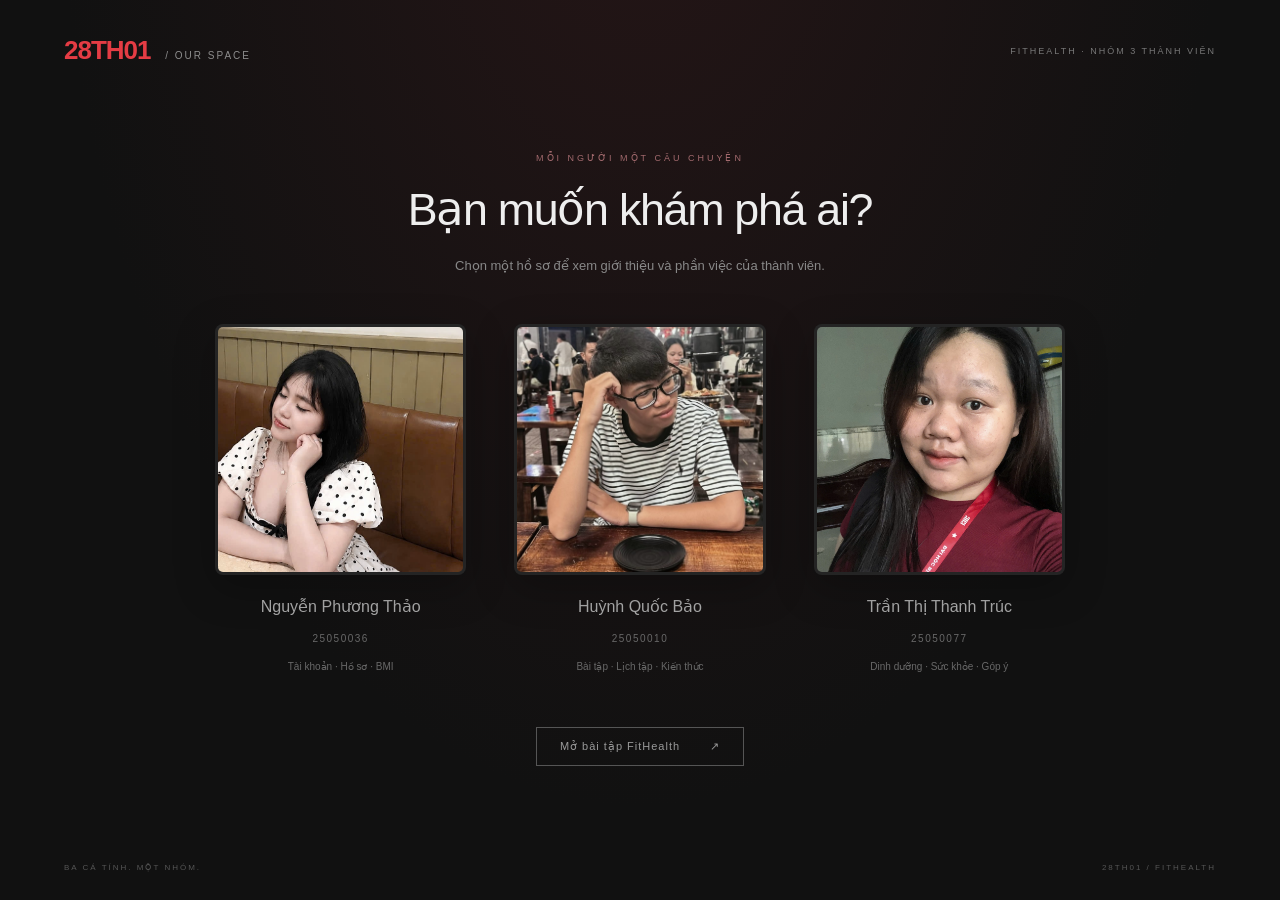
<file: index.html>
<!doctype html><html lang="vi"><head><meta charset="utf-8"><meta name="viewport" content="width=device-width,initial-scale=1"><meta name="description" content="Chọn hồ sơ thành viên nhóm 28TH01: Nguyễn Phương Thảo, Huỳnh Quốc Bảo, Trần Thị Thanh Trúc."><title>28TH01 — Chọn hồ sơ</title><link rel="stylesheet" href="chooser.css"></head><body><header><a class="brand" href="index.html">28TH01<span> / OUR SPACE</span></a><span class="project">FITHEALTH · NHÓM 3 THÀNH VIÊN</span></header><main><div class="intro"><p class="eyebrow">MỖI NGƯỜI MỘT CÂU CHUYỆN</p><h1>Bạn muốn khám phá ai?</h1><p>Chọn một hồ sơ để xem giới thiệu và phần việc của thành viên.</p></div><div class="profiles"><a class="profile" href="profiles/thao/index.html"><div class="avatar thao"><img src="profiles/thao/phuong-thao.png" alt="Nguyễn Phương Thảo" width="941" height="1672"><span class="enter" aria-hidden="true">↗</span></div><h2>Nguyễn Phương Thảo</h2><span class="student">25050036</span><p>Tài khoản · Hồ sơ · BMI</p></a><a class="profile" href="profiles/bao/index.html"><div class="avatar bao"><img src="profiles/bao/quoc-bao.png" alt="Huỳnh Quốc Bảo" width="1182" height="2047"><span class="enter" aria-hidden="true">↗</span></div><h2>Huỳnh Quốc Bảo</h2><span class="student">25050010</span><p>Bài tập · Lịch tập · Kiến thức</p></a><a class="profile" href="profiles/truc/index.html"><div class="avatar truc"><img src="profiles/truc/thanh-truc.png" alt="Trần Thị Thanh Trúc" width="1924" height="2560"><span class="enter" aria-hidden="true">↗</span></div><h2>Trần Thị Thanh Trúc</h2><span class="student">25050077</span><p>Dinh dưỡng · Sức khỏe · Góp ý</p></a></div><a class="exercise" href="profiles/thao/FitHealth/index.html#/">Mở bài tập FitHealth <span>↗</span></a></main><footer><span>BA CÁ TÍNH. MỘT NHÓM.</span><span>28TH01 / FITHEALTH</span></footer></body></html>
</file>
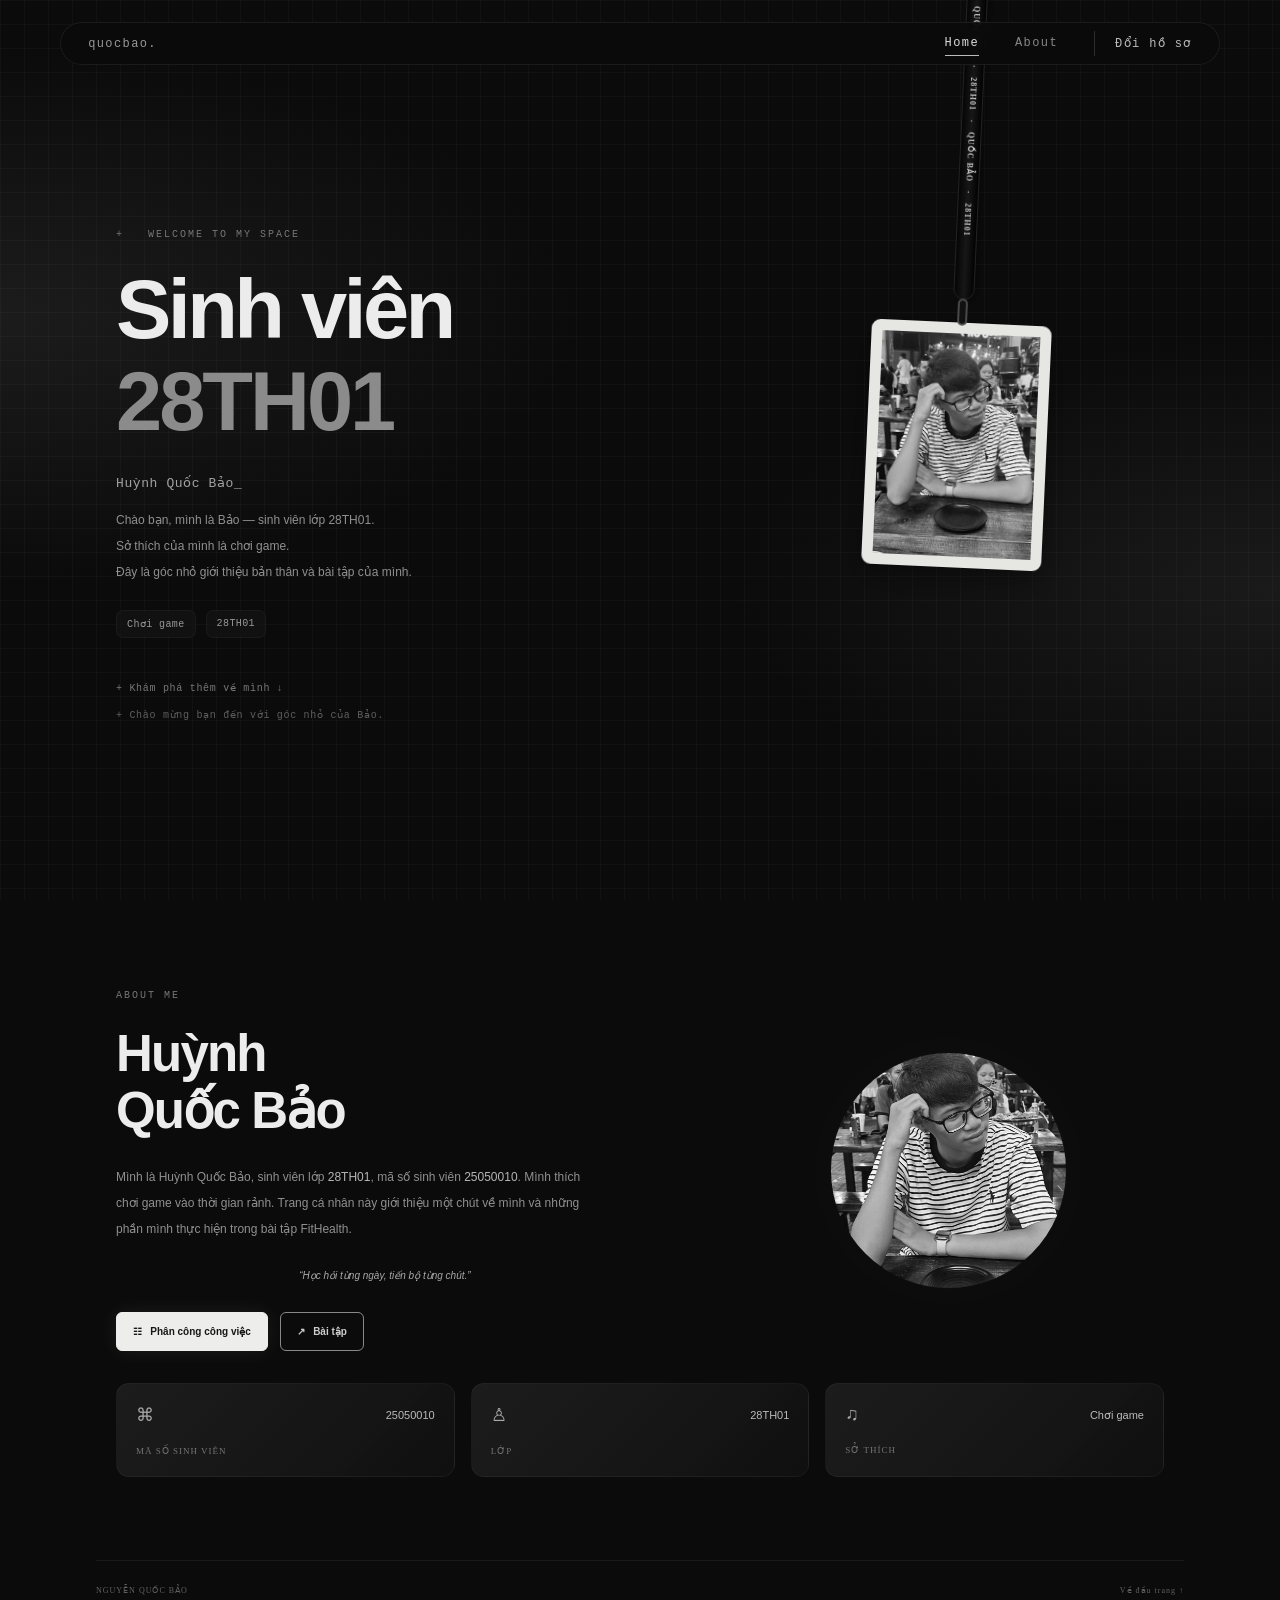
<file: profiles/bao/index.html>
<!doctype html><html lang="vi"><head><meta charset="utf-8"><meta name="viewport" content="width=device-width,initial-scale=1"><title>Huỳnh Quốc Bảo — Sinh viên</title><meta name="description" content="Huỳnh Quốc Bảo · MSSV 25050010 · Lớp 28TH01"><link rel="stylesheet" href="style.css?v=quoc-bao-1"><style>@keyframes entrance-drop{0%{top:-105vh;animation-timing-function:cubic-bezier(.55,.02,.85,.55)}48%{top:calc(var(--rest-top,-30px) + 14px);animation-timing-function:cubic-bezier(.2,.7,.35,1)}65%{top:calc(var(--rest-top,-30px) - 7px);animation-timing-function:ease-in-out}80%{top:calc(var(--rest-top,-30px) + 3px);animation-timing-function:ease-in-out}92%{top:calc(var(--rest-top,-30px) - 1px);animation-timing-function:ease-out}100%{top:var(--rest-top,-30px)}}.pendulum{animation:entrance-drop 1.65s both!important}@media(max-width:580px){.pendulum{--rest-top:0px}}</style></head><body>
<header><a class="brand" href="#home">quocbao.</a><nav aria-label="Điều hướng"><a href="#home" class="active">Home</a><a href="#about">About</a><a href="../../index.html" class="switch-profile">Đổi hồ sơ</a></nav></header>
<main><section id="home" class="hero"><div class="hero-copy"><p class="eyebrow">+ &nbsp; WELCOME TO MY SPACE</p><h1>Sinh viên<span>28TH01</span></h1><p class="subtitle">Huỳnh Quốc Bảo<span class="cursor">_</span></p><p class="description">Chào bạn, mình là Bảo — sinh viên lớp 28TH01.<br>Sở thích của mình là chơi game.<br class="wide"> Đây là góc nhỏ giới thiệu bản thân và bài tập của mình.</p><div class="chips"><span>Chơi game</span><span>28TH01</span></div><a class="explore" href="#about">+ Khám phá thêm về mình ↓</a><p class="micro">+ Chào mừng bạn đến với góc nhỏ của Bảo.</p></div>
<div class="hanging-area"><div class="pendulum" id="pendulum"><div class="strap" aria-hidden="true"><span>QUỐC BẢO &nbsp; · &nbsp; 28TH01 &nbsp; · &nbsp; QUỐC BẢO &nbsp; · &nbsp; 28TH01</span></div><div class="clip" aria-hidden="true"></div><button class="photo-card" id="photo-card" aria-label="Ảnh Huỳnh Quốc Bảo. Ảnh tự thả xuống khi mở trang. Dùng phím mũi tên hoặc kéo thả để đu đưa."><img src="quoc-bao.png" alt="Huỳnh Quốc Bảo" width="1182" height="2047" draggable="false"></button></div></div></section>
<section id="about"><div class="about-grid"><div class="about-copy"><p class="eyebrow">ABOUT ME</p><h2>Huỳnh<br>Quốc Bảo</h2><p class="description">Mình là Huỳnh Quốc Bảo, sinh viên lớp <strong>28TH01</strong>, mã số sinh viên <strong>25050010</strong>. Mình thích chơi game vào thời gian rảnh. Trang cá nhân này giới thiệu một chút về mình và những phần mình thực hiện trong bài tập FitHealth.</p><p class="quote">“Học hỏi từng ngày, tiến bộ từng chút.”</p><div class="actions"><button class="button light" id="open-assignment" type="button">☷ &nbsp; Phân công công việc</button><a class="button" href="FitHealth/index.html#/">↗ &nbsp; Bài tập</a></div></div><div class="about-portrait"><img src="quoc-bao.png" alt="Ảnh chân dung Quốc Bảo" width="1182" height="2047" loading="lazy"></div></div>
<div class="info-cards"><div><span class="info-icon">⌘</span><strong>25050010</strong><p>MÃ SỐ SINH VIÊN</p></div><div><span class="info-icon">♙</span><strong>28TH01</strong><p>LỚP</p></div><div><span class="info-icon">♫</span><strong>Chơi game</strong><p>SỞ THÍCH</p></div></div></section></main><footer><span>NGUYỄN QUỐC BẢO</span><a href="#home">Về đầu trang ↑</a></footer><script defer src="app.js?v=quoc-bao-1"></script><dialog id="assignment" aria-labelledby="assignment-title"><button class="assignment-close" type="button" aria-label="Đóng nội dung">×</button><p class="eyebrow">FITHEALTH / NHỮNG PHẦN MÌNH ĐÃ LÀM</p><h2 id="assignment-title">Phần việc của Quốc Bảo</h2><p class="assignment-lead">Bài tập, lịch tập và kiến thức</p><h3>Các trang mình thực hiện</h3><ul><li><code>/</code> (trang chủ)</li><li><code>/bai-tap</code>, <code>/bai-tap/:id</code></li><li><code>/kien-thuc</code>, <code>/kien-thuc/:id</code></li><li><code>/tai-khoan/lich-tap</code></li><li><code>/quan-tri/bai-tap</code>, <code>/quan-tri/bai-viet</code></li></ul><h3>Chức năng và code mình thực hiện</h3><dl class="assignment-code"><dt>Trang chủ</dt><dd><code>viewHome</code>, <code>bodyMap</code>, <code>chooseGoal</code>, <code>pickMuscle</code>, <code>applyTemplate</code></dd><dt>Bài tập</dt><dd><code>viewExercises</code>, <code>viewExercise</code>, <code>videoBlock</code>, <code>playVideo</code>, <code>exf</code></dd><dt>Kiến thức</dt><dd><code>viewArticles</code>, <code>viewArticle</code>, <code>arf</code>, <code>fav</code></dd><dt>Lịch tập</dt><dd><code>uPlans</code>, <code>addToPlan</code>, <code>newPlan</code>, <code>addItem</code>, <code>doneItem</code>, <code>undoItem</code>, <code>delItem</code>, <code>delPlan</code></dd><dt>Đồng hồ tập</dt><dd><code>beginWorkout</code>, <code>toggleWorkout</code>, <code>cancelWorkout</code>, <code>finishWorkout</code></dd><dt>Quản trị</dt><dd><code>aExercises</code>, <code>aArticles</code>, <code>editEx</code>, <code>hideEx</code>, <code>delEx</code>, <code>editArt</code>, <code>pubArt</code>, <code>delArt</code></dd></dl><h3>Dữ liệu và giao diện</h3><p><code>exercises</code>, <code>plans</code>, <code>articles</code>, <code>favorites</code>. CSS phần hero, tiles và cards, detail.</p><h3>Hình ảnh và tài nguyên</h3><p>Thư mục <code>assets/</code> (ảnh, banner).</p><a class="button light" href="FitHealth/index.html#/">Mở FitHealth ↗</a></dialog></body></html>
</file>
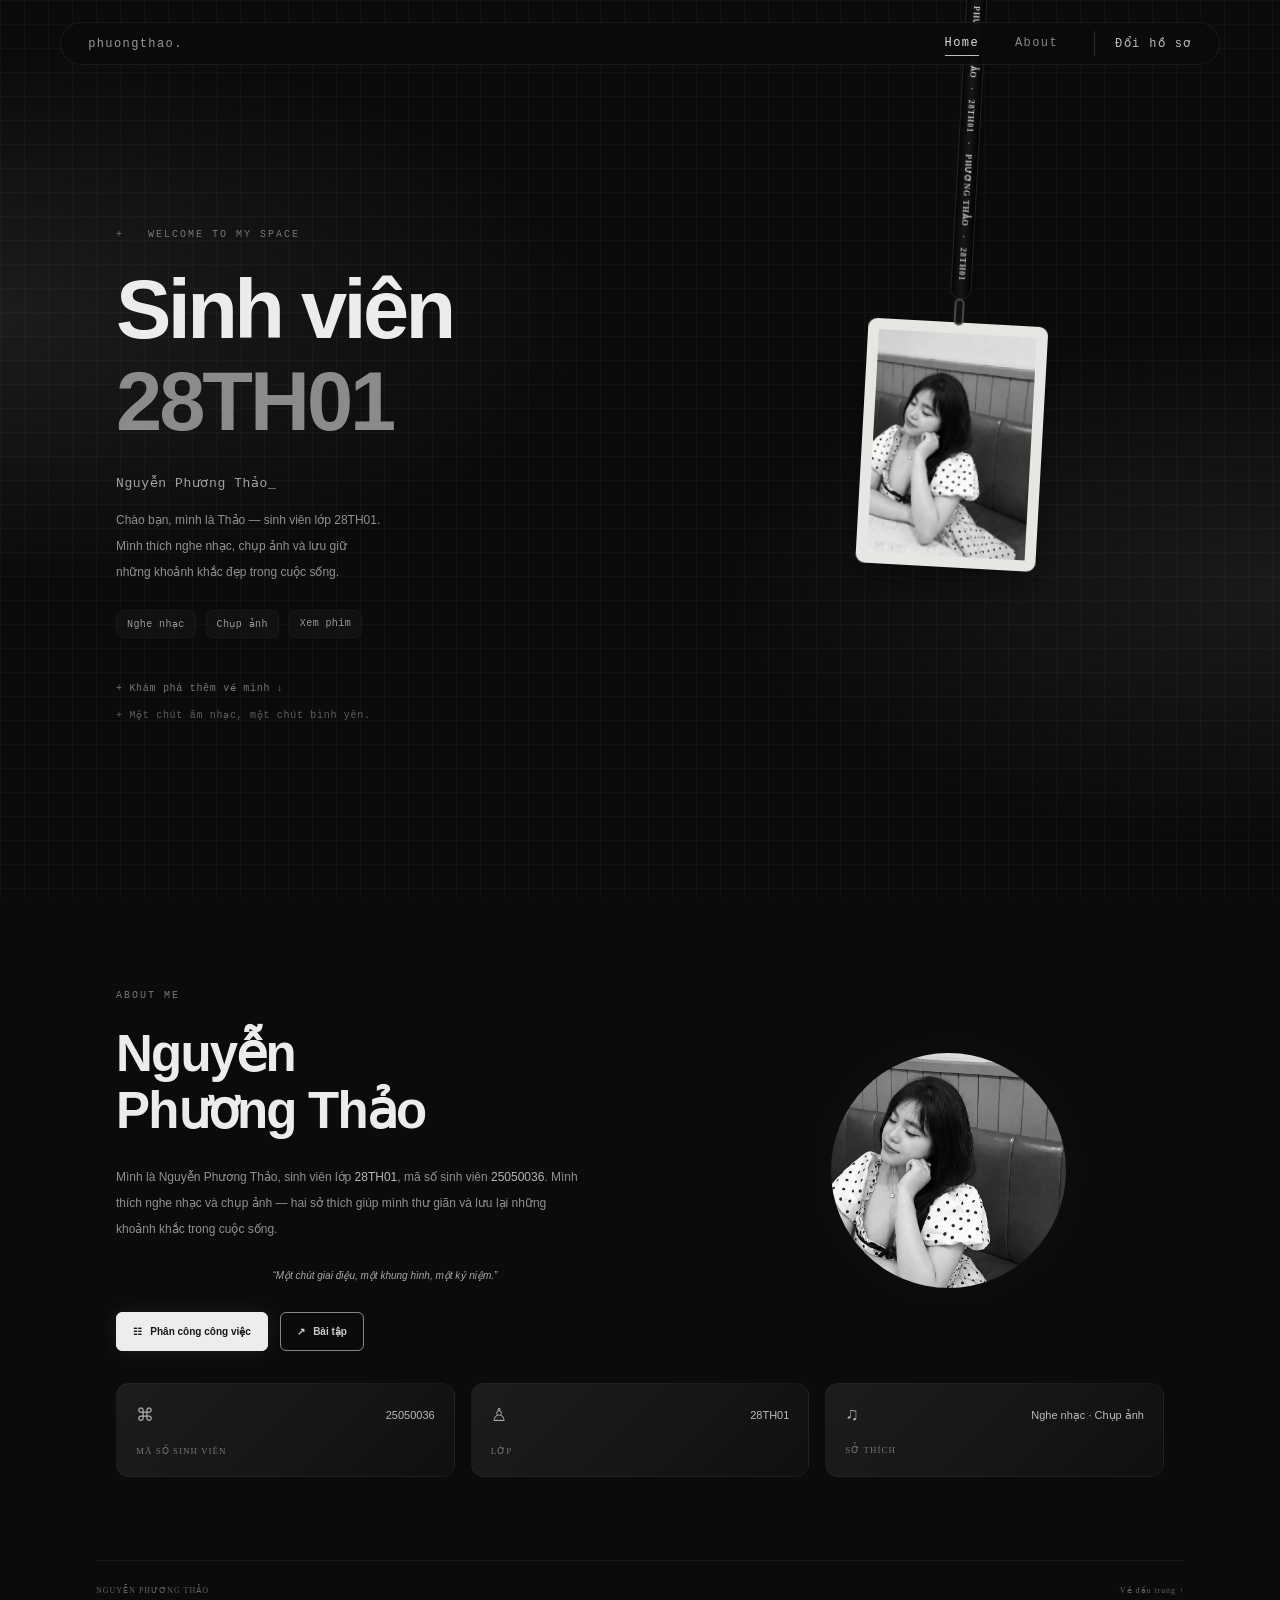
<file: profiles/thao/index.html>
<!doctype html><html lang="vi"><head><meta charset="utf-8"><meta name="viewport" content="width=device-width,initial-scale=1"><title>Nguyễn Phương Thảo — Sinh viên</title><meta name="description" content="Nguyễn Phương Thảo · MSSV 25050036 · Lớp 28TH01"><link rel="stylesheet" href="style.css?v=assignment-dialog-8"><style>@keyframes entrance-drop{0%{top:-105vh;animation-timing-function:cubic-bezier(.55,.02,.85,.55)}48%{top:calc(var(--rest-top,-30px) + 14px);animation-timing-function:cubic-bezier(.2,.7,.35,1)}65%{top:calc(var(--rest-top,-30px) - 7px);animation-timing-function:ease-in-out}80%{top:calc(var(--rest-top,-30px) + 3px);animation-timing-function:ease-in-out}92%{top:calc(var(--rest-top,-30px) - 1px);animation-timing-function:ease-out}100%{top:var(--rest-top,-30px)}}.pendulum{animation:entrance-drop 1.65s both!important}@media(max-width:580px){.pendulum{--rest-top:0px}}</style></head><body>
<header><a class="brand" href="#home">phuongthao.</a><nav aria-label="Điều hướng"><a href="#home" class="active">Home</a><a href="#about">About</a><a href="../../index.html" class="switch-profile">Đổi hồ sơ</a></nav></header>
<main><section id="home" class="hero"><div class="hero-copy"><p class="eyebrow">+ &nbsp; WELCOME TO MY SPACE</p><h1>Sinh viên<span>28TH01</span></h1><p class="subtitle">Nguyễn Phương Thảo<span class="cursor">_</span></p><p class="description">Chào bạn, mình là Thảo — sinh viên lớp 28TH01.<br>Mình thích nghe nhạc, chụp ảnh và lưu giữ<br class="wide"> những khoảnh khắc đẹp trong cuộc sống.</p><div class="chips"><span>Nghe nhạc</span><span>Chụp ảnh</span><span>Xem phim</span></div><a class="explore" href="#about">+ Khám phá thêm về mình ↓</a><p class="micro">+ Một chút âm nhạc, một chút bình yên.</p></div>
<div class="hanging-area"><div class="pendulum" id="pendulum"><div class="strap" aria-hidden="true"><span>PHƯƠNG THẢO &nbsp; · &nbsp; 28TH01 &nbsp; · &nbsp; PHƯƠNG THẢO &nbsp; · &nbsp; 28TH01</span></div><div class="clip" aria-hidden="true"></div><button class="photo-card" id="photo-card" aria-label="Ảnh Nguyễn Phương Thảo. Bấm để thả ảnh từ trên xuống. Dùng phím mũi tên hoặc kéo thả để đu đưa."><img src="phuong-thao.png" alt="Nguyễn Phương Thảo" width="941" height="1672" draggable="false"></button></div></div></section>
<section id="about"><div class="about-grid"><div class="about-copy"><p class="eyebrow">ABOUT ME</p><h2>Nguyễn<br>Phương Thảo</h2><p class="description">Mình là Nguyễn Phương Thảo, sinh viên lớp <strong>28TH01</strong>, mã số sinh viên <strong>25050036</strong>. Mình thích nghe nhạc và chụp ảnh — hai sở thích giúp mình thư giãn và lưu lại những khoảnh khắc trong cuộc sống.</p><p class="quote">“Một chút giai điệu, một khung hình, một kỷ niệm.”</p><div class="actions"><button class="button light" id="open-assignment" type="button">☷ &nbsp; Phân công công việc</button><a class="button" href="FitHealth/index.html#/">↗ &nbsp; Bài tập</a></div></div><div class="about-portrait"><img src="phuong-thao.png" alt="Ảnh chân dung Phương Thảo" width="941" height="1672" loading="lazy"></div></div>
<div class="info-cards"><div><span class="info-icon">⌘</span><strong>25050036</strong><p>MÃ SỐ SINH VIÊN</p></div><div><span class="info-icon">♙</span><strong>28TH01</strong><p>LỚP</p></div><div><span class="info-icon">♫</span><strong>Nghe nhạc · Chụp ảnh</strong><p>SỞ THÍCH</p></div></div></section></main><footer><span>NGUYỄN PHƯƠNG THẢO</span><a href="#home">Về đầu trang ↑</a></footer><script defer src="app.js?v=assignment-dialog-8"></script><dialog id="assignment" aria-labelledby="assignment-title"><button class="assignment-close" type="button" aria-label="Đóng nội dung">×</button><p class="eyebrow">FITHEALTH / NHỮNG PHẦN MÌNH ĐÃ LÀM</p><h2 id="assignment-title">Phần việc của mình</h2><p class="assignment-lead">Người 1 · Nền tảng, tài khoản, hồ sơ và BMI</p><h3>Các trang mình thực hiện</h3><ul><li><code>/dang-nhap</code>, <code>/dang-ky</code></li><li><code>/tai-khoan</code> (tổng quan), <code>/tai-khoan/ho-so</code>, <code>/tai-khoan/bmi</code></li><li><code>/quan-tri</code> (tổng quan), <code>/quan-tri/tai-khoan</code></li><li>Trang 404</li></ul><h3>Chức năng và code mình thực hiện</h3><dl class="assignment-code"><dt>Hàm tiện ích dùng chung</dt><dd><code>esc</code>, <code>num</code>, <code>vd</code>, <code>toast</code>, <code>modal</code>, <code>fld</code></dd><dt>Lưu trữ và dữ liệu mẫu</dt><dd><code>save</code>, <code>seed</code>, <code>hashPw</code></dd><dt>Điều hướng</dt><dd><code>route</code>, danh sách <code>R</code>, <code>drawHeader</code>, <code>shell</code></dd><dt>Tài khoản</dt><dd><code>App.login</code>, <code>register</code>, <code>logout</code>, <code>saveProfile</code>, <code>chPw</code>, <code>toggleUser</code>, <code>setRole</code></dd><dt>BMI</dt><dd><code>bmiBox</code>, <code>updBmi</code>, <code>saveBmi</code>, <code>delBmi</code></dd></dl><h3>Dữ liệu và giao diện</h3><p><code>users</code>, <code>profiles</code>, <code>bmi</code>. CSS các phần header, controls, shell, auth, dialog, tables.</p><h3>Phụ trách thêm</h3><p>Kiểm tra phân quyền (khách, user, admin) và việc hash mật khẩu. Người 1 là người tích hợp cuối.</p><a class="button light" href="FitHealth/index.html#/">Mở FitHealth ↗</a></dialog></body></html>
</file>
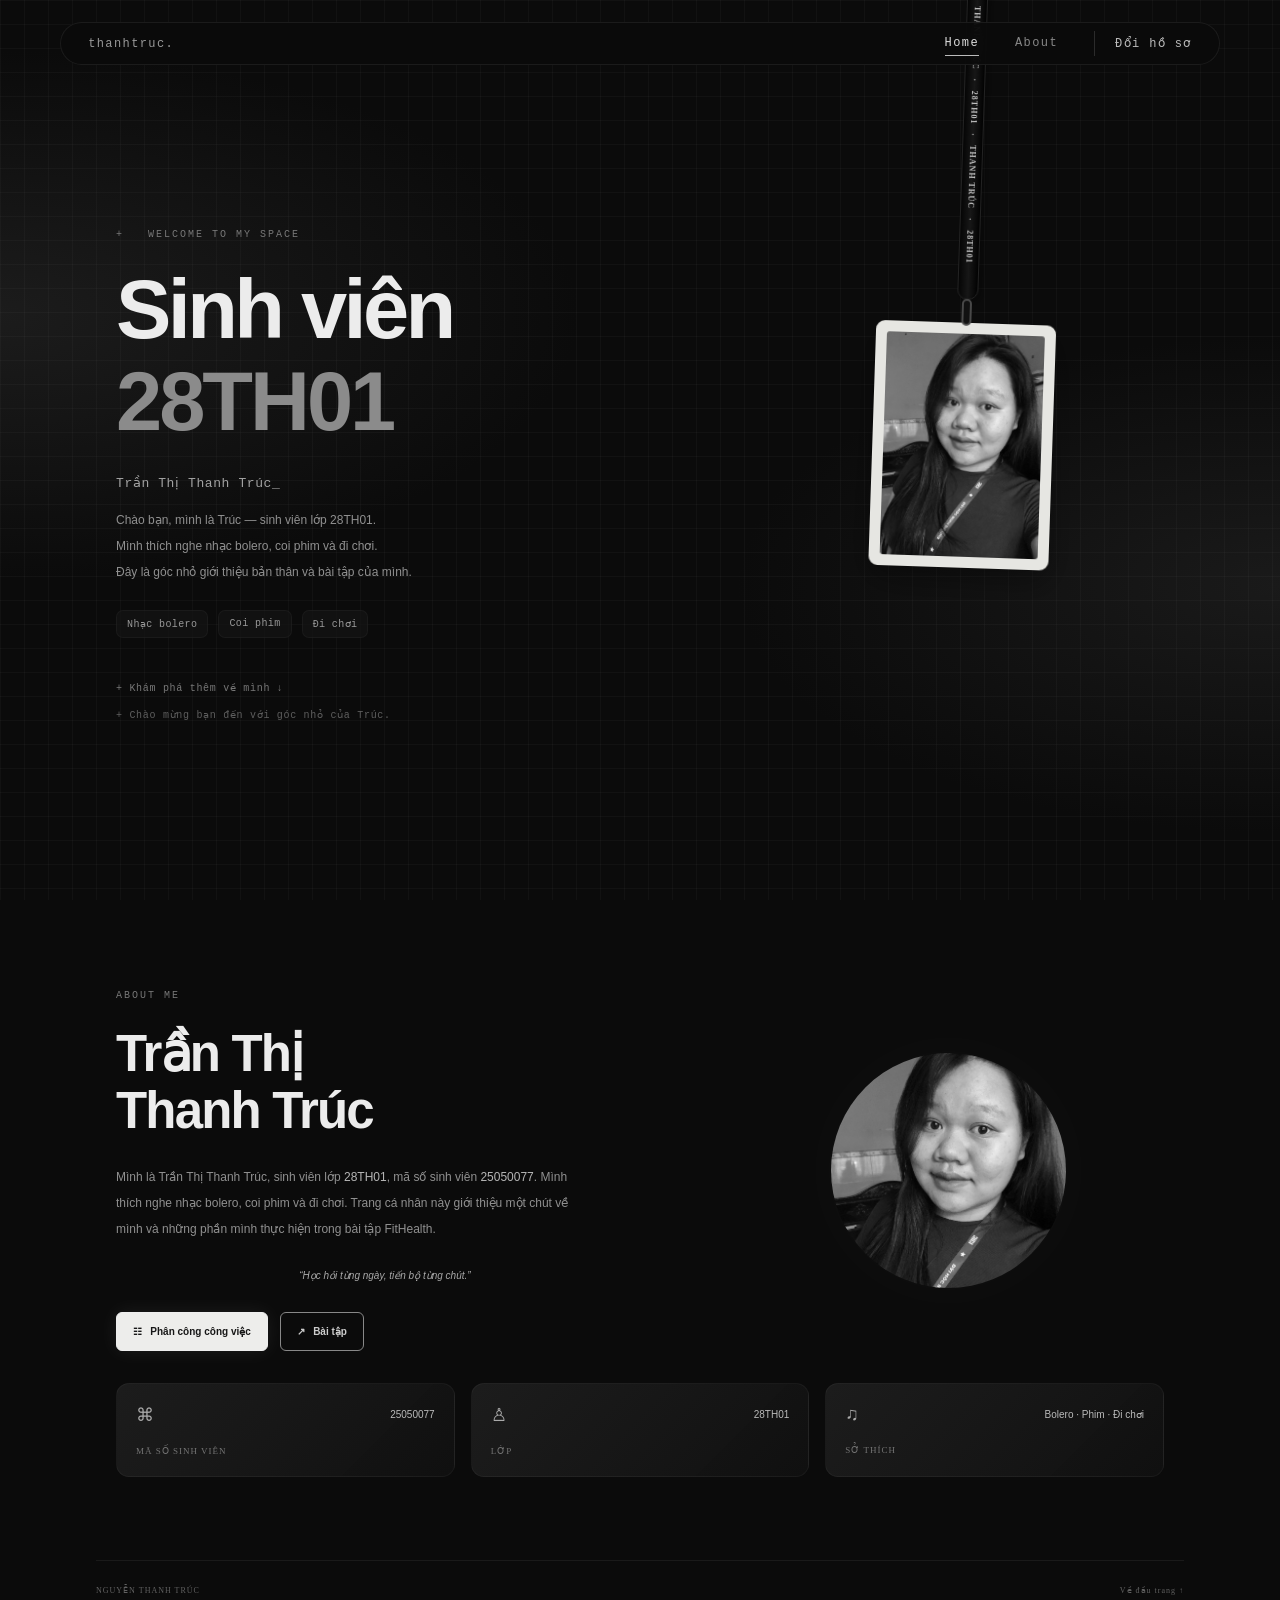
<file: profiles/truc/index.html>
<!doctype html><html lang="vi"><head><meta charset="utf-8"><meta name="viewport" content="width=device-width,initial-scale=1"><title>Trần Thị Thanh Trúc — Sinh viên</title><meta name="description" content="Trần Thị Thanh Trúc · MSSV 25050077 · Lớp 28TH01"><link rel="stylesheet" href="style.css?v=thanh-truc-1"><style>@keyframes entrance-drop{0%{top:-105vh;animation-timing-function:cubic-bezier(.55,.02,.85,.55)}48%{top:calc(var(--rest-top,-30px) + 14px);animation-timing-function:cubic-bezier(.2,.7,.35,1)}65%{top:calc(var(--rest-top,-30px) - 7px);animation-timing-function:ease-in-out}80%{top:calc(var(--rest-top,-30px) + 3px);animation-timing-function:ease-in-out}92%{top:calc(var(--rest-top,-30px) - 1px);animation-timing-function:ease-out}100%{top:var(--rest-top,-30px)}}.pendulum{animation:entrance-drop 1.65s both!important}@media(max-width:580px){.pendulum{--rest-top:0px}}</style></head><body>
<header><a class="brand" href="#home">thanhtruc.</a><nav aria-label="Điều hướng"><a href="#home" class="active">Home</a><a href="#about">About</a><a href="../../index.html" class="switch-profile">Đổi hồ sơ</a></nav></header>
<main><section id="home" class="hero"><div class="hero-copy"><p class="eyebrow">+ &nbsp; WELCOME TO MY SPACE</p><h1>Sinh viên<span>28TH01</span></h1><p class="subtitle">Trần Thị Thanh Trúc<span class="cursor">_</span></p><p class="description">Chào bạn, mình là Trúc — sinh viên lớp 28TH01.<br>Mình thích nghe nhạc bolero, coi phim và đi chơi.<br class="wide"> Đây là góc nhỏ giới thiệu bản thân và bài tập của mình.</p><div class="chips"><span>Nhạc bolero</span><span>Coi phim</span><span>Đi chơi</span></div><a class="explore" href="#about">+ Khám phá thêm về mình ↓</a><p class="micro">+ Chào mừng bạn đến với góc nhỏ của Trúc.</p></div>
<div class="hanging-area"><div class="pendulum" id="pendulum"><div class="strap" aria-hidden="true"><span>THANH TRÚC &nbsp; · &nbsp; 28TH01 &nbsp; · &nbsp; THANH TRÚC &nbsp; · &nbsp; 28TH01</span></div><div class="clip" aria-hidden="true"></div><button class="photo-card" id="photo-card" aria-label="Ảnh Trần Thị Thanh Trúc. Ảnh tự thả xuống khi mở trang. Dùng phím mũi tên hoặc kéo thả để đu đưa."><img src="thanh-truc.png" alt="Trần Thị Thanh Trúc" width="1924" height="2560" draggable="false"></button></div></div></section>
<section id="about"><div class="about-grid"><div class="about-copy"><p class="eyebrow">ABOUT ME</p><h2>Trần Thị<br>Thanh Trúc</h2><p class="description">Mình là Trần Thị Thanh Trúc, sinh viên lớp <strong>28TH01</strong>, mã số sinh viên <strong>25050077</strong>. Mình thích nghe nhạc bolero, coi phim và đi chơi. Trang cá nhân này giới thiệu một chút về mình và những phần mình thực hiện trong bài tập FitHealth.</p><p class="quote">“Học hỏi từng ngày, tiến bộ từng chút.”</p><div class="actions"><button class="button light" id="open-assignment" type="button">☷ &nbsp; Phân công công việc</button><a class="button" href="FitHealth/index.html#/">↗ &nbsp; Bài tập</a></div></div><div class="about-portrait"><img src="thanh-truc.png" alt="Ảnh chân dung Thanh Trúc" width="1924" height="2560" loading="lazy"></div></div>
<div class="info-cards"><div><span class="info-icon">⌘</span><strong>25050077</strong><p>MÃ SỐ SINH VIÊN</p></div><div><span class="info-icon">♙</span><strong>28TH01</strong><p>LỚP</p></div><div><span class="info-icon">♫</span><strong>Bolero · Phim · Đi chơi</strong><p>SỞ THÍCH</p></div></div></section></main><footer><span>NGUYỄN THANH TRÚC</span><a href="#home">Về đầu trang ↑</a></footer><script defer src="app.js?v=thanh-truc-1"></script><dialog id="assignment" aria-labelledby="assignment-title"><button class="assignment-close" type="button" aria-label="Đóng nội dung">×</button><p class="eyebrow">FITHEALTH / NHỮNG PHẦN MÌNH ĐÃ LÀM</p><h2 id="assignment-title">Phần việc của Thanh Trúc</h2><p class="assignment-lead">Dinh dưỡng, theo dõi sức khỏe và góp ý</p><h3>Các trang mình thực hiện</h3><ul><li><code>/dinh-duong</code>, <code>/lien-he</code></li><li><code>/tai-khoan/an-uong</code>, <code>/tai-khoan/theo-doi</code>, <code>/tai-khoan/gop-y</code></li><li><code>/quan-tri/thuc-pham</code>, <code>/quan-tri/gop-y</code></li></ul><h3>Chức năng và code mình thực hiện</h3><dl class="assignment-code"><dt>Dinh dưỡng</dt><dd><code>viewNutrition</code>, <code>calcFood</code>, <code>calTarget</code> (BMR/TDEE), các hàm <code>day*</code> (tính calo trong ngày), <code>uMeals</code>, <code>addFood</code>, <code>delFood</code>, <code>setMd</code></dd><dt>Theo dõi sức khỏe</dt><dd><code>uHealth</code>, <code>saveHealth</code>, <code>addWater</code>, <code>delHealth</code>, <code>setWaterGoal</code></dd><dt>Biểu đồ và báo cáo tuần</dt><dd><code>lineChart</code>, <code>barChart</code>, <code>reportView</code>, <code>exportReport</code></dd><dt>Liên hệ và góp ý</dt><dd><code>viewContact</code> (FAQ), <code>uFeedback</code>, <code>sendFb</code>, <code>aFeedback</code>, <code>replyFb</code></dd><dt>Quản trị thực phẩm</dt><dd><code>aFoods</code>, <code>editFood</code>, <code>delFoodItem</code></dd></dl><h3>Dữ liệu và giao diện</h3><p><code>foods</code>, <code>meals</code>, <code>healthLogs</code>, <code>feedbacks</code>. CSS phần calo và ảnh.</p><a class="button light" href="FitHealth/index.html#/">Mở FitHealth ↗</a></dialog></body></html>
</file>
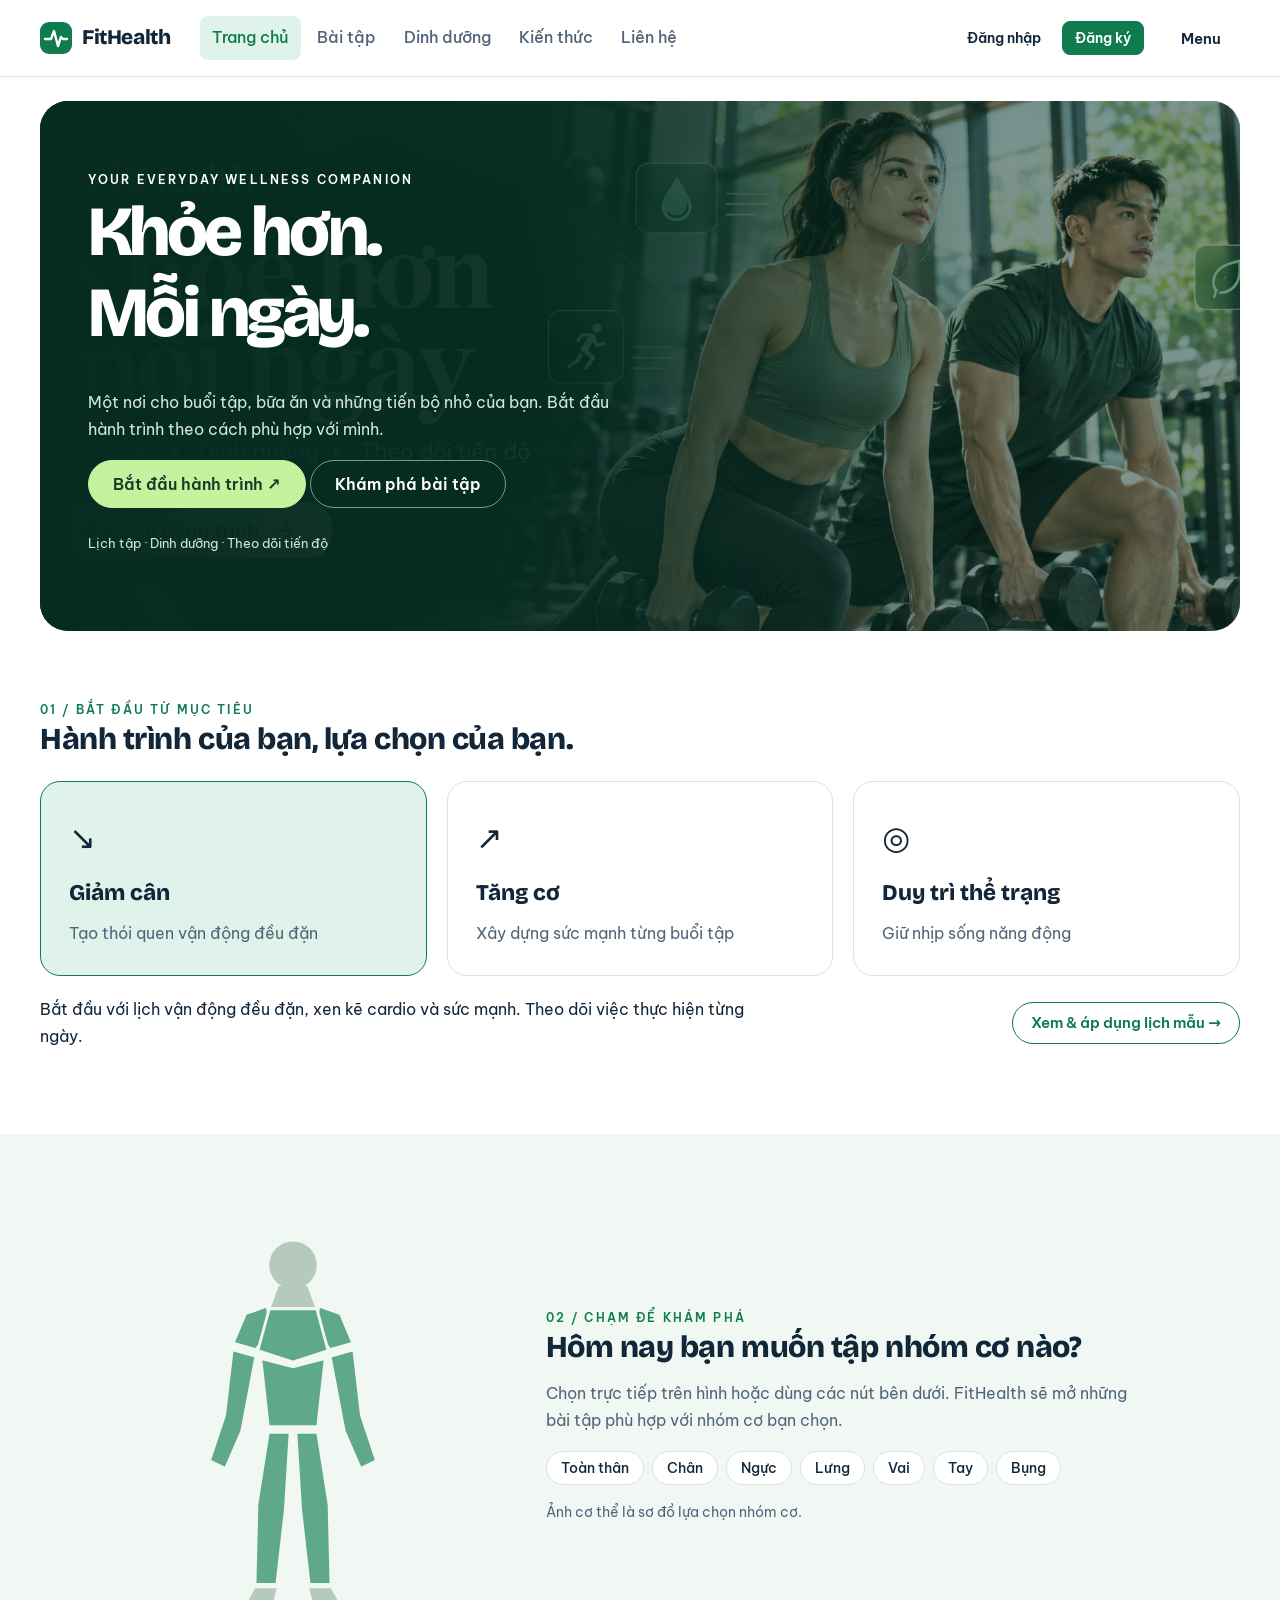
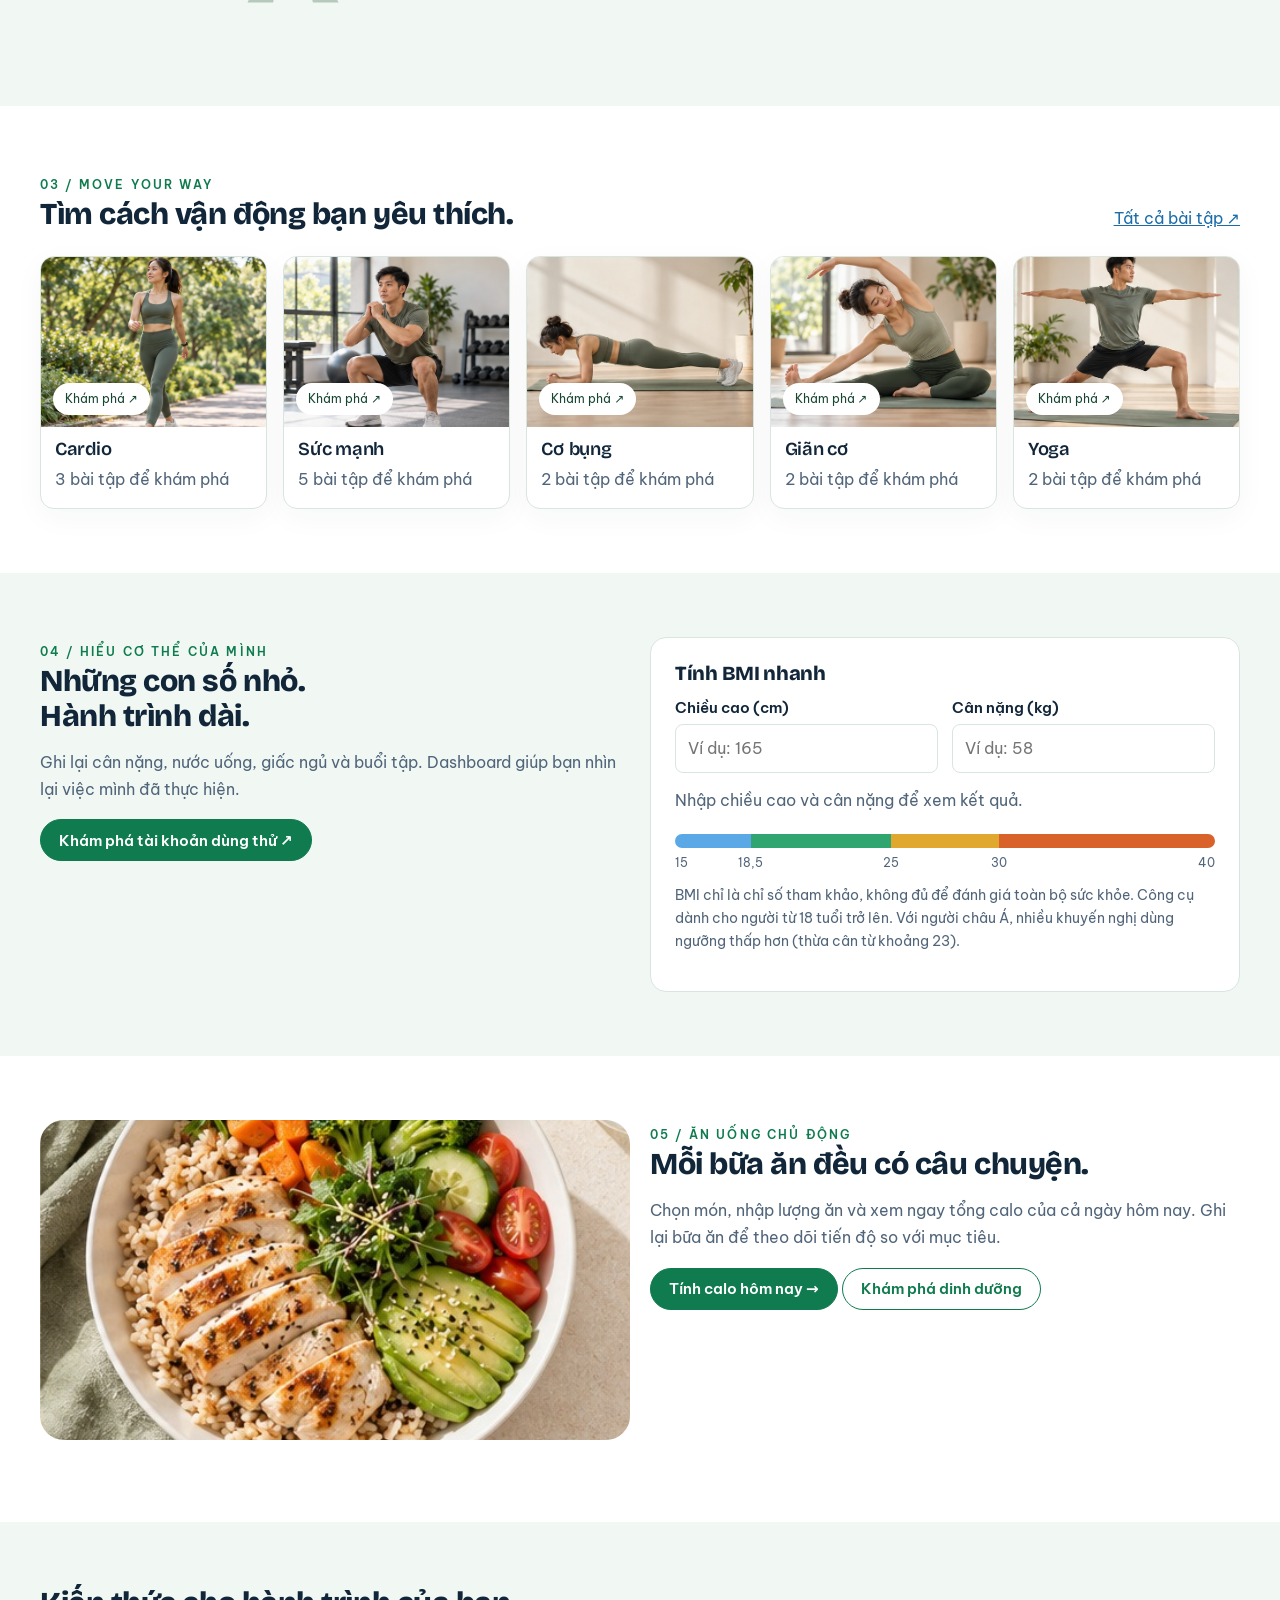
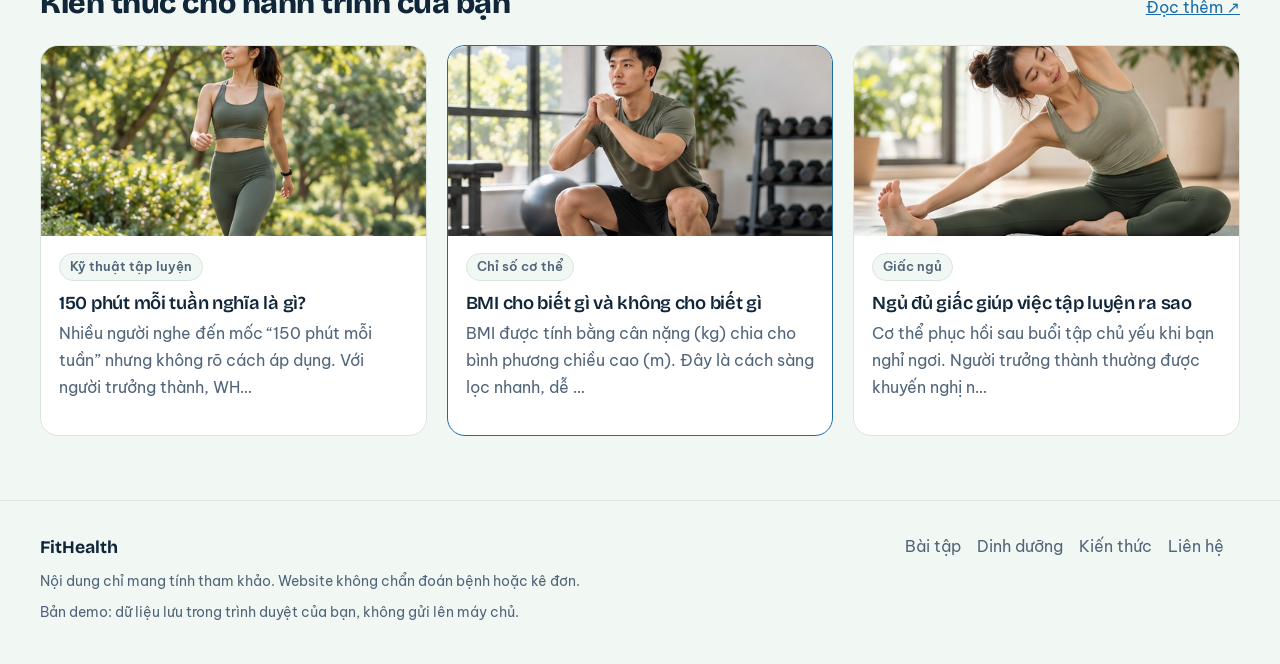
<file: profiles/bao/FitHealth/index.html>
<!DOCTYPE html>
<html lang="vi">
<head>
<meta charset="utf-8">
<meta name="viewport" content="width=device-width, initial-scale=1, viewport-fit=cover">
<title>FitHealth – Chăm sóc sức khỏe và thể hình</title>
<link rel="preconnect" href="https://fonts.googleapis.com">
<link rel="preconnect" href="https://fonts.gstatic.com" crossorigin>
<link href="https://fonts.googleapis.com/css2?family=Be+Vietnam+Pro:wght@400;500;600&family=Bricolage+Grotesque:opsz,wght@12..96,600;12..96,800&display=swap" rel="stylesheet">
<style>
:root{
  --bg:#ffffff; --bg2:#f1f8f4; --ink:#12263a; --ink2:#51657a; --line:#d9e5df;
  --green:#0f7b4f; --green-h:#0a6340; --on-green:#ffffff; --green-t:#e0f3ea;
  --blue:#1b6ca8; --blue-t:#e1eef9; --amber:#a86a0a; --amber-t:#fbf0d9;
  --red:#b3261e; --red-t:#fbe8e5; --focus:#1b6ca8;
  --f-body:"Be Vietnam Pro",system-ui,-apple-system,"Segoe UI",Roboto,Arial,sans-serif;
  --f-disp:"Bricolage Grotesque","Be Vietnam Pro",system-ui,-apple-system,"Segoe UI",Arial,sans-serif;
  box-sizing:border-box; padding-top:env(safe-area-inset-top,0px); padding-bottom:env(safe-area-inset-bottom,0px);
  color-scheme:light;
}
@media (prefers-color-scheme: dark){
  :root:not([data-theme="light"]){
    --bg:#0d1a22; --bg2:#122630; --ink:#e8f1ee; --ink2:#a3b6b2; --line:#27414b;
    --green:#3fc08a; --green-h:#66d4a5; --on-green:#06231a; --green-t:#133a2c;
    --blue:#62b0ec; --blue-t:#12324a; --amber:#e6b44f; --amber-t:#3a2d0f;
    --red:#f08a82; --red-t:#3e1b19; --focus:#62b0ec; color-scheme:dark;
  }
}
:root[data-theme="dark"]{
  --bg:#0d1a22; --bg2:#122630; --ink:#e8f1ee; --ink2:#a3b6b2; --line:#27414b;
  --green:#3fc08a; --green-h:#66d4a5; --on-green:#06231a; --green-t:#133a2c;
  --blue:#62b0ec; --blue-t:#12324a; --amber:#e6b44f; --amber-t:#3a2d0f;
  --red:#f08a82; --red-t:#3e1b19; --focus:#62b0ec; color-scheme:dark;
}
html{scroll-padding-top:calc(env(safe-area-inset-top,0px) + 72px)}
*,*::before,*::after{box-sizing:border-box}
body{margin:0;background:var(--bg);color:var(--ink);font-family:var(--f-body);font-size:16px;line-height:1.6;-webkit-text-size-adjust:100%}
h1,h2,h3{font-family:var(--f-disp);line-height:1.15;letter-spacing:-.015em;margin:0 0 .5em;font-weight:800}
h1{font-size:clamp(1.9rem,4.6vw,3.2rem);letter-spacing:-.025em}
h2{font-size:clamp(1.4rem,2.6vw,1.9rem)}
h3{font-size:1.15rem;font-weight:600}
p{margin:0 0 1em;max-width:68ch}
a{color:var(--blue)}
img,svg{max-width:100%}
.muted{color:var(--ink2)}
.wrap{max-width:1160px;margin:0 auto;padding:0 20px}
:focus-visible{outline:3px solid var(--focus);outline-offset:2px;border-radius:4px}
.skip{position:absolute;left:-999px;top:8px;background:var(--green);color:var(--on-green);padding:8px 14px;border-radius:8px;z-index:100}
.skip:focus{left:8px}

/* header */
.top{position:sticky;top:env(safe-area-inset-top,0px);z-index:30;background:var(--bg);border-bottom:1px solid var(--line)}
.top .wrap{display:flex;align-items:center;gap:18px;min-height:64px}
.logo{display:flex;align-items:center;gap:10px;text-decoration:none;color:var(--ink);font-family:var(--f-disp);font-weight:800;font-size:1.3rem;letter-spacing:-.02em}
.logo svg{width:32px;height:32px}
.nav{display:flex;gap:4px;margin-left:12px;flex:1}
.nav a{color:var(--ink2);text-decoration:none;padding:8px 12px;border-radius:8px;font-weight:500}
.nav a:hover{background:var(--bg2);color:var(--ink)}
.nav a[aria-current="page"]{color:var(--green);background:var(--green-t)}
.acts{display:flex;gap:8px;align-items:center}
.burger{display:none}
@media (max-width:860px){
  .burger{display:inline-flex;margin-left:auto}
  .nav,.acts{display:none}
  .top.open .wrap{flex-wrap:wrap;padding-bottom:12px}
  .top.open .nav{display:flex;flex-direction:column;width:100%;margin:0}
  .top.open .acts{display:flex;width:100%}
}

/* controls */
.btn{display:inline-flex;align-items:center;justify-content:center;gap:6px;border:1px solid var(--green);background:var(--green);color:var(--on-green);font:600 .95rem var(--f-body);padding:10px 18px;border-radius:10px;cursor:pointer;text-decoration:none;min-height:42px}
.btn:hover{background:var(--green-h);border-color:var(--green-h)}
.btn.sec{background:transparent;color:var(--green)}
.btn.sec:hover{background:var(--green-t)}
.btn.ghost{background:transparent;border-color:transparent;color:var(--ink)}
.btn.ghost:hover{background:var(--bg2)}
.btn.danger{background:transparent;border-color:var(--red);color:var(--red)}
.btn.danger:hover{background:var(--red-t)}
.btn.sm{padding:6px 12px;min-height:34px;font-size:.88rem;border-radius:8px}
.btn.lg{padding:13px 24px;font-size:1.02rem}
.btn[disabled]{opacity:.5;cursor:not-allowed}
.fld{display:flex;flex-direction:column;gap:4px;margin-bottom:14px}
.fld label{font-weight:600;font-size:.92rem}
.fld small{color:var(--ink2)}
input,select,textarea{font:inherit;color:var(--ink);background:var(--bg);border:1px solid var(--line);border-radius:8px;padding:10px 12px;min-height:42px;width:100%}
input:hover,select:hover,textarea:hover{border-color:var(--ink2)}
textarea{resize:vertical}
.row{display:grid;grid-template-columns:repeat(auto-fit,minmax(170px,1fr));gap:0 14px}
.err{color:var(--red);margin:0 0 10px;font-weight:500}
.ok{color:var(--green);font-weight:500}
.tag{display:inline-block;font-size:.8rem;font-weight:600;padding:2px 10px;border-radius:99px;background:var(--bg2);color:var(--ink2);border:1px solid var(--line)}
.t-green{background:var(--green-t);color:var(--green);border-color:transparent}
.t-blue{background:var(--blue-t);color:var(--blue);border-color:transparent}
.t-amber{background:var(--amber-t);color:var(--amber);border-color:transparent}
.t-red{background:var(--red-t);color:var(--red);border-color:transparent}
.tags{display:flex;gap:6px;flex-wrap:wrap}

/* sections */
section.sec{padding:56px 0}
section.alt{background:var(--bg2)}
.shead{display:flex;justify-content:space-between;align-items:end;gap:16px;margin-bottom:24px;flex-wrap:wrap}
.shead h2{margin:0}
.pagehead{padding:36px 0 8px}
.pagehead p{color:var(--ink2)}

/* hero */
.hero{padding:48px 0 56px;border-bottom:1px solid var(--line)}
.hero-g{display:grid;grid-template-columns:1.15fr .85fr;gap:48px;align-items:center}
.hero p.lead{font-size:1.15rem;color:var(--ink2)}
.hero .cta{display:flex;gap:12px;flex-wrap:wrap;margin-top:24px}
@media (max-width:900px){.hero-g{grid-template-columns:1fr;gap:28px}}
.bmi-panel{border:1px solid var(--line);border-radius:16px;padding:24px;background:var(--bg)}
.bmi-panel h2{font-size:1.25rem}
.bmi-v{display:flex;align-items:center;gap:12px;margin:8px 0 0}
.bmi-v strong{font:800 2.6rem var(--f-disp);line-height:1}
.scale{display:flex;height:14px;border-radius:99px;overflow:hidden;position:relative;margin-top:20px}
.scale i{display:block;height:100%}
.s-blue{background:#5aa9e6}.s-green{background:#2fa56f}.s-amber{background:#e0a82e}.s-red{background:#d9622b}
.mk{position:absolute;top:-4px;width:6px;height:22px;background:var(--ink);border:2px solid var(--bg);border-radius:4px;transform:translateX(-50%);transition:left .35s ease}
.scale-l{position:relative;height:20px;font-size:.78rem;color:var(--ink2);margin-top:4px}
.scale-l span{position:absolute;transform:translateX(-50%)}
.scale-l span:first-child{transform:none}
.scale-l span:last-child{transform:translateX(-100%)}
@media (prefers-reduced-motion:reduce){*{transition:none!important;animation:none!important}}
.fine{font-size:.85rem;color:var(--ink2);margin-top:12px}

/* tiles + cards */
.tiles{display:grid;grid-template-columns:repeat(auto-fit,minmax(190px,1fr));gap:16px}
.tile{display:block;text-decoration:none;color:var(--ink);border:1px solid var(--line);border-radius:14px;overflow:hidden;background:var(--bg);transition:border-color .15s}
.tile:hover{border-color:var(--green)}
.tile .art{display:block;width:100%;height:auto}
.tile .tb{padding:12px 14px 14px}
.tile h3{margin:0 0 6px}
.cols3{display:grid;grid-template-columns:repeat(auto-fit,minmax(260px,1fr));gap:20px}
.post{display:block;text-decoration:none;color:var(--ink);border-top:3px solid var(--green);padding-top:12px}
.post:nth-child(2){border-color:var(--blue)}
.post h3{margin-bottom:6px}
.post:hover h3{text-decoration:underline}
.steps{list-style:none;padding:0;margin:0;display:grid;grid-template-columns:repeat(auto-fit,minmax(230px,1fr));gap:20px;counter-reset:s}
.steps li{counter-increment:s;padding-left:46px;position:relative}
.steps li::before{content:counter(s);position:absolute;left:0;top:0;width:34px;height:34px;border-radius:50%;background:var(--green);color:var(--on-green);display:grid;place-items:center;font:800 1rem var(--f-disp)}
.band{background:var(--green);color:var(--on-green);border-radius:18px;padding:36px;display:flex;justify-content:space-between;gap:24px;align-items:center;flex-wrap:wrap}
.band h2{margin:0 0 6px}
.band p{margin:0}
.band .btn{background:var(--on-green);color:var(--green);border-color:var(--on-green)}
.chips{display:flex;gap:8px;flex-wrap:wrap;margin:16px 0}
.chip{border:1px solid var(--line);background:var(--bg);color:var(--ink);padding:7px 14px;border-radius:99px;font:500 .9rem var(--f-body);cursor:pointer}
.chip:hover{border-color:var(--green)}
.chip[aria-pressed="true"]{background:var(--green);color:var(--on-green);border-color:var(--green)}
.filters{display:grid;grid-template-columns:2fr 1fr 1fr 1fr;gap:12px;margin-top:8px}
@media (max-width:760px){.filters{grid-template-columns:1fr 1fr}.filters>:first-child{grid-column:1/-1}}
.empty{border:1px dashed var(--line);border-radius:14px;padding:32px;text-align:center;color:var(--ink2)}

/* detail */
.detail{display:grid;grid-template-columns:1fr 1.1fr;gap:36px;padding:28px 0 56px}
@media (max-width:860px){.detail{grid-template-columns:1fr}}
.detail .art{border-radius:16px;width:100%;height:auto}
.crumb{font-size:.9rem;padding-top:24px}
.vidbox{margin-bottom:16px}
.vidframe{position:relative;width:100%;aspect-ratio:16/9;border-radius:16px;overflow:hidden;background:#000;border:1px solid var(--line)}
.vidframe iframe,.vidframe video{position:absolute;inset:0;width:100%;height:100%;border:0}
.vidempty{display:flex;flex-direction:column;gap:10px;align-items:flex-start;background:var(--bg2);border:1px dashed var(--line);border-radius:16px;padding:20px}
.vidempty b{font-family:var(--f-disp);font-size:1.05rem}
.vidlinks{display:flex;flex-wrap:wrap;gap:10px;margin-top:10px}
.steps-ol{padding-left:22px}.steps-ol li{margin-bottom:10px}
.note{background:var(--amber-t);color:var(--ink);border-radius:10px;padding:12px 16px;font-size:.92rem}
.prose p{max-width:68ch;margin-bottom:1.1em}
.prose{font-size:1.04rem}

/* tables */
.scroll{overflow-x:auto;border:1px solid var(--line);border-radius:12px}
table{border-collapse:collapse;width:100%;font-size:.93rem}
th,td{padding:10px 14px;text-align:left;border-bottom:1px solid var(--line);vertical-align:top}
th{background:var(--bg2);font-weight:600;white-space:nowrap}
tr:last-child td{border-bottom:0}
td.n,th.n{text-align:right;font-variant-numeric:tabular-nums}
.ta{display:flex;gap:6px;flex-wrap:wrap}

/* shell */
.shell{display:grid;grid-template-columns:220px 1fr;gap:32px;padding:28px 20px 64px}
.side{display:flex;flex-direction:column;gap:2px;position:sticky;top:calc(env(safe-area-inset-top,0px) + 80px);align-self:start}
.side a{text-decoration:none;color:var(--ink2);padding:9px 12px;border-radius:8px;font-weight:500}
.side a:hover{background:var(--bg2);color:var(--ink)}
.side a[aria-current="page"]{background:var(--green-t);color:var(--green)}
.side .gl{font-size:.82rem;color:var(--ink2);padding:10px 12px 4px}
@media (max-width:860px){
  .shell{grid-template-columns:1fr;gap:16px}
  .side{flex-direction:row;overflow-x:auto;position:static;padding-bottom:6px;border-bottom:1px solid var(--line)}
  .side a{white-space:nowrap}.side .gl{display:none}
}
.ph{display:flex;justify-content:space-between;align-items:center;gap:12px;flex-wrap:wrap;margin-bottom:20px}
.ph h1{font-size:clamp(1.5rem,3vw,2.1rem);margin:0}
.pn{border:1px solid var(--line);border-radius:14px;padding:20px;margin-bottom:20px;background:var(--bg)}
.pn>h2{font-size:1.15rem}
.stats{display:grid;grid-template-columns:repeat(auto-fit,minmax(170px,1fr));gap:14px;margin-bottom:20px}
.stat{border:1px solid var(--line);border-radius:12px;padding:14px 16px}
.stat b{display:block;font:800 1.8rem var(--f-disp);line-height:1.1}
.stat span{color:var(--ink2);font-size:.88rem}
.two{display:grid;grid-template-columns:1fr 1fr;gap:20px}
@media (max-width:900px){.two{grid-template-columns:1fr}}
.bar{height:10px;background:var(--bg2);border-radius:99px;overflow:hidden;border:1px solid var(--line)}
.bar i{display:block;height:100%;background:var(--green)}
.chart{width:100%;height:auto;display:block}
.chart text{fill:var(--ink2);font-size:11px;font-family:var(--f-body)}
.item{display:flex;justify-content:space-between;gap:12px;align-items:center;padding:10px 0;border-bottom:1px solid var(--line);flex-wrap:wrap}
.item:last-child{border-bottom:0}
.item.done .nm{text-decoration:line-through;color:var(--ink2)}
.plan-h{display:flex;justify-content:space-between;gap:12px;flex-wrap:wrap;align-items:center;margin-bottom:6px}
.plan-h h3{margin:0}
.macro{display:grid;grid-template-columns:repeat(4,1fr);gap:8px;margin-top:10px}
.macro div{background:var(--bg2);border-radius:8px;padding:8px 10px;text-align:center}
.macro b{display:block;font-family:var(--f-disp);font-size:1.15rem}
.macro span{font-size:.78rem;color:var(--ink2)}
.check{list-style:none;padding:0;margin:0}
.check li{display:flex;gap:10px;padding:6px 0;align-items:center}
.check .dot{width:22px;height:22px;border-radius:50%;border:2px solid var(--line);display:grid;place-items:center;flex:none;font-size:.8rem}
.check .on .dot{background:var(--green);border-color:var(--green);color:var(--on-green)}

/* auth */
.auth{max-width:440px;margin:40px auto 72px;padding:0 20px}
.auth .pn{padding:28px}
.demo{background:var(--blue-t);border-radius:10px;padding:12px 14px;font-size:.9rem;margin-bottom:18px}
.demo code{font-family:ui-monospace,Menlo,Consolas,monospace;font-size:.88rem}

/* dialog */
dialog{border:1px solid var(--line);border-radius:16px;padding:0;background:var(--bg);color:var(--ink);width:min(560px,calc(100vw - 24px));max-height:calc(100vh - 24px)}
dialog::backdrop{background:rgba(8,18,24,.55)}
.mform{padding:24px}
.mform h2{font-size:1.25rem}
.mact{display:flex;justify-content:flex-end;gap:8px;margin-top:6px}
#toast{position:fixed;left:50%;bottom:calc(20px + env(safe-area-inset-bottom,0px));transform:translateX(-50%) translateY(20px);background:var(--ink);color:var(--bg);padding:10px 18px;border-radius:10px;opacity:0;pointer-events:none;transition:opacity .2s,transform .2s;z-index:60;max-width:calc(100vw - 32px)}
#toast.show{opacity:1;transform:translateX(-50%)}

details.faq{border-bottom:1px solid var(--line);padding:12px 0}
details.faq summary{cursor:pointer;font-weight:600}
details.faq p{margin:8px 0 0;color:var(--ink2)}

footer{border-top:1px solid var(--line);background:var(--bg2);padding:32px 0 40px;margin-top:0}
footer .fg{display:flex;gap:32px;flex-wrap:wrap;justify-content:space-between}
footer a{color:var(--ink2);text-decoration:none;margin-right:16px}
footer a:hover{color:var(--green)}

body{background:var(--bg);line-height:1.7}.wrap{max-width:1240px}.top .wrap{min-height:76px}.btn{border-radius:99px}.pn,.tile,.stat{box-shadow:0 8px 30px rgba(16,60,39,.04)}.tile{transition:transform .2s,box-shadow .2s}.tile:hover{transform:translateY(-5px);box-shadow:0 16px 36px rgba(16,60,39,.12)}.photo-art{height:210px;background-image:url('assets/activities.png');background-size:300% 200%;background-repeat:no-repeat}.detail .photo-art{height:380px;border-radius:24px}.featurehero{position:relative;background:#073326;color:#fff;border-radius:28px;overflow:hidden;margin:24px auto 0;min-height:500px}.hero-photo{position:absolute;inset:0;background:url('assets/banner.png') center/cover;opacity:.48}.featurehero:after{content:'';position:absolute;inset:0;background:linear-gradient(90deg,#062b21 0%,rgba(6,43,33,.88) 40%,transparent 80%)}.hero-copy{position:relative;z-index:1;padding:64px 48px;max-width:620px}.hero-copy h1{font-size:clamp(2.5rem,5.5vw,4.5rem);letter-spacing:-.05em}.hero-copy p{color:#d3e8dc}.eyebrow{text-transform:uppercase;letter-spacing:.18em;font-size:.75rem;font-weight:600}.hero-copy .btn{background:#c5f29e;border-color:#c5f29e;color:#173b26}.hero-copy .btn.sec{background:transparent;color:white;border-color:#769b89}.goalgrid{display:grid;grid-template-columns:repeat(3,1fr);gap:20px}.goal-card{padding:28px;border:1px solid var(--line);border-radius:20px;background:var(--bg);text-align:left;color:var(--ink);cursor:pointer;font:inherit}.goal-card:hover,.goal-card.selected{border-color:var(--green);background:var(--green-t)}.goal-card b{display:block;font:800 1.4rem var(--f-disp);margin:14px 0}.goal-icon{font-size:2rem}.goal-summary{padding:20px 0;display:flex;align-items:center;justify-content:space-between;gap:20px;flex-wrap:wrap}.visual-panel{display:grid;grid-template-columns:.8fr 1.2fr;gap:32px;align-items:center;padding:32px;border-radius:24px;background:var(--bg2)}.muscle-map{height:380px;width:100%;max-width:300px;display:block;margin:auto}.muscle-map [data-muscle]{cursor:pointer;fill:#5fa88a;stroke:#f1f8f4;stroke-width:3;transition:fill .2s}.muscle-map [data-muscle]:hover,.muscle-map [data-muscle]:focus{fill:#d5b243;outline:none}.muscle-map [data-muscle].chosen{fill:#e5b845}.quickmetrics{display:grid;grid-template-columns:repeat(3,1fr);gap:20px}.ring{--progress:0;display:grid;place-items:center;width:116px;height:116px;border-radius:50%;background:conic-gradient(var(--green) calc(var(--progress)*1%),var(--line) 0);margin:12px auto}.ring:before{content:'';width:94px;height:94px;border-radius:50%;background:var(--bg);grid-area:1/1}.ring strong{position:relative;grid-area:1/1;font-size:1.25rem}.ringcard{text-align:center;padding:20px;border:1px solid var(--line);border-radius:20px}.timerface{font:800 4rem var(--f-disp);text-align:center;letter-spacing:-.04em;margin:20px 0}.weekgrid{display:grid;grid-template-columns:repeat(7,1fr);gap:8px;margin:20px 0}.daycard{padding:12px 8px;border:1px solid var(--line);border-radius:12px;font-size:.8rem;background:var(--bg2)}.daycard b{display:block;color:var(--green)}.numberpill{width:42px;height:42px;background:var(--green-t);border-radius:12px;display:grid;place-items:center;font-weight:800}.mealhero{height:240px;border-radius:18px;background-image:url('assets/activities.png');background-size:300% 200%;background-position:100% 100%;margin-bottom:18px}.tile .photo-art:after{content:'Khám phá ↗';position:relative;top:166px;left:14px;font-size:.75rem;background:white;color:#174632;border-radius:99px;padding:6px 12px}.sectionintro{max-width:600px;color:var(--ink2)}.post{border:1px solid var(--line);border-radius:18px;overflow:hidden;padding:0 0 18px}.post>h3,.post>p,.post>span,.post>small{margin-left:18px;margin-right:18px}.post .photo-art{height:170px;margin:0 0 16px}.post .photo-art:after{display:none}section.sec{padding:64px 0}.timeractions{display:flex;justify-content:center;gap:8px;flex-wrap:wrap}
@media(max-width:760px){.hero-copy{padding:42px 24px}.featurehero{min-height:450px}.hero-photo{background-position:65% center}.goalgrid,.quickmetrics{grid-template-columns:1fr}.visual-panel{grid-template-columns:1fr;padding:24px}.weekgrid{grid-template-columns:repeat(2,1fr)}.detail .photo-art{height:270px}.featurehero{margin-top:14px}.nav a{font-size:.88rem}}

/* calo + ảnh */
.bar i.over{background:var(--amber)}
.calnum{display:flex;align-items:baseline;gap:10px;flex-wrap:wrap;margin:6px 0 10px}.calnum b{font:800 2.6rem var(--f-disp);letter-spacing:-.03em}
.calsplit{display:grid;gap:8px}.calrow{display:grid;grid-template-columns:92px 1fr 84px;gap:12px;align-items:center;font-size:.9rem}.calrow b{text-align:right;font-weight:600}
.calcard .macro{margin:14px 0 0}
.mealhero{background-image:url('assets/photos/meal.jpg');background-size:cover;background-position:center;height:320px;border-radius:24px}
#main .pn>.mealhero{height:170px;background-position:center 35%}
.post{transition:transform .2s,box-shadow .2s;background:var(--bg)}.post:hover{transform:translateY(-4px);box-shadow:0 14px 32px rgba(16,60,39,.12)}
.post .photo-art{height:190px;border-radius:0}
.artcover .photo-art{height:340px;border-radius:24px;margin:12px 0 24px}
@media(max-width:760px){.artcover .photo-art{height:220px}.calrow{grid-template-columns:78px 1fr 78px}}

.tile .photo-art{height:170px;border-radius:0;margin:0}
.vidplay{position:absolute;inset:0;width:100%;height:100%;border:0;padding:0;background:#000;cursor:pointer}
.vidplay img{width:100%;height:100%;object-fit:cover;opacity:.88;transition:opacity .2s}.vidplay:hover img{opacity:1}
.vidbtn{position:absolute;inset:0;margin:auto;width:72px;height:50px;border-radius:14px;background:#e62117;color:#fff;display:grid;place-items:center;font-size:1.5rem;box-shadow:0 6px 20px rgba(0,0,0,.35)}

.tile .photo-art{position:relative}
.tile .photo-art:after{position:absolute;top:auto;bottom:12px;left:12px}
</style>
</head>
<body>
<a class="skip" href="#main">Bỏ qua điều hướng</a>
<header class="top" id="top"></header>
<main id="main" tabindex="-1"></main>
<footer>
  <div class="wrap fg">
    <div>
      <strong style="font-family:var(--f-disp);font-size:1.1rem">FitHealth</strong>
      <p class="muted" style="margin:6px 0 0;font-size:.9rem">Nội dung chỉ mang tính tham khảo. Website không chẩn đoán bệnh hoặc kê đơn.</p>
      <p class="muted" style="margin:6px 0 0;font-size:.9rem">Bản demo: dữ liệu lưu trong trình duyệt của bạn, không gửi lên máy chủ.</p>
    </div>
    <nav aria-label="Liên kết chân trang">
      <a href="#/bai-tap">Bài tập</a><a href="#/dinh-duong">Dinh dưỡng</a><a href="#/kien-thuc">Kiến thức</a><a href="#/lien-he">Liên hệ</a>
    </nav>
  </div>
</footer>
<dialog id="dlg" aria-labelledby="dlgt"></dialog>
<div id="toast" role="status" aria-live="polite"></div>

<script>
(function(){
'use strict';

/* ---------- helpers ---------- */
const $=(s,r=document)=>r.querySelector(s);
const esc=s=>String(s==null?'':s).replace(/[&<>"']/g,c=>({'&':'&amp;','<':'&lt;','>':'&gt;','"':'&quot;',"'":'&#39;'}[c]));
const uid=()=>Date.now().toString(36)+Math.random().toString(36).slice(2,7);
const pad=n=>String(n).padStart(2,'0');
const isoOf=d=>`${d.getFullYear()}-${pad(d.getMonth()+1)}-${pad(d.getDate())}`;
const todayISO=()=>isoOf(new Date());
const addDays=(iso,n)=>{const d=new Date(iso+'T00:00:00');d.setDate(d.getDate()+n);return isoOf(d)};
const vd=iso=>iso?String(iso).slice(0,10).split('-').reverse().join('/'):'';
const num=(v,dp=1)=>Number(v).toLocaleString('vi-VN',{maximumFractionDigits:dp});
const age=iso=>{if(!iso)return null;const b=new Date(iso+'T00:00:00'),n=new Date();let a=n.getFullYear()-b.getFullYear();if(n<new Date(n.getFullYear(),b.getMonth(),b.getDate()))a--;return a};
const opt=(arr,sel)=>arr.map(o=>{const [v,l]=Array.isArray(o)?o:[o,o];return `<option value="${esc(v)}"${String(v)===String(sel)?' selected':''}>${esc(l)}</option>`}).join('');

const CATS=['Cardio','Sức mạnh','Cơ bụng','Giãn cơ','Yoga'];
const MUSCLES=['Toàn thân','Chân','Ngực','Lưng','Vai','Tay','Bụng'];
const DIFFS=['Dễ','Trung bình','Khó'];
const PLACES=['Tại nhà','Phòng gym','Ngoài trời'];
const MEALS=['Bữa sáng','Bữa trưa','Bữa tối','Bữa phụ'];
const ACTS=['Ít vận động','Vận động nhẹ','Vận động vừa','Vận động nhiều'];
const GOALS=['Giảm cân','Tăng cơ','Duy trì thể trạng'];
const FBST=['Mới','Đang xử lý','Đã phản hồi'];

/* ---------- storage (localStorage, with in-memory fallback) ---------- */
const KEY='fithealth_db_v1',SKEY='fithealth_session_v1';
let DB=null,sessionId=null;
function lsGet(k){try{return localStorage.getItem(k)}catch(e){return null}}
function lsSet(k,v){try{localStorage.setItem(k,v)}catch(e){}}
function lsDel(k){try{localStorage.removeItem(k)}catch(e){}}
function save(){lsSet(KEY,JSON.stringify(DB))}
async function hashPw(salt,pw){
  try{
    const buf=await crypto.subtle.digest('SHA-256',new TextEncoder().encode(salt+':'+pw));
    return Array.from(new Uint8Array(buf)).map(b=>b.toString(16).padStart(2,'0')).join('');
  }catch(e){let h=5381;for(const c of salt+':'+pw)h=((h<<5)+h+c.charCodeAt(0))>>>0;return 'x'+h.toString(16)}
}

async function seed(){
  const t=todayISO();
  const db={users:[],profiles:{},exercises:[],plans:[],foods:[],meals:[],healthLogs:[],bmi:[],articles:[],feedbacks:[],favorites:[]};
  const mk=async(email,pw,role)=>{const salt=uid();return{id:uid(),email,salt,hash:await hashPw(salt,pw),role,active:true,createdAt:t}};
  const admin=await mk('admin@fithealth.vn','Admin@123','admin');
  const demo=await mk('demo@fithealth.vn','Demo@123','user');
  db.users.push(admin,demo);
  db.profiles[admin.id]={fullName:'Quản trị viên'};
  db.profiles[demo.id]={fullName:'Minh Anh (tài khoản dùng thử)',birthDate:'1998-05-14',gender:'Nữ',heightCm:162,activity:'Vận động nhẹ',goal:'Giảm cân',targetWeight:57};

  const ex=[
   ['Đi bộ nhanh','Cardio','Toàn thân','Không cần dụng cụ','Dễ','Ngoài trời',['Đứng thẳng, mắt nhìn phía trước, vai thả lỏng.','Bước nhanh hơn bình thường, vung tay tự nhiên. Bạn vẫn nói chuyện được nhưng hơi gấp.','Bắt đầu với 15–20 phút, tăng dần theo cảm giác của cơ thể.']],
   ['Nhảy dây','Cardio','Toàn thân','Dây nhảy','Trung bình','Tại nhà',['Cầm hai tay cầm ngang hông, khuỷu tay gần thân.','Xoay dây bằng cổ tay, nhảy thấp khoảng 2–3 cm, tiếp đất nhẹ bằng mũi bàn chân.','Nhảy 30 giây, nghỉ 30 giây, lặp lại 5–8 hiệp.']],
   ['Chạy bộ ngắt quãng','Cardio','Chân','Không cần dụng cụ','Khó','Ngoài trời',['Khởi động bằng đi bộ nhanh 5 phút.','Chạy 1 phút ở mức hơi gắng sức, rồi đi bộ 2 phút để hồi sức.','Lặp lại 5–6 lần, kết thúc bằng đi bộ chậm và giãn cơ chân.']],
   ['Squat','Sức mạnh','Chân','Không cần dụng cụ','Dễ','Tại nhà',['Đứng hai chân rộng bằng vai, mũi chân hơi mở ra ngoài.','Đẩy hông ra sau và hạ người như ngồi xuống ghế, giữ lưng thẳng, đầu gối cùng hướng với mũi chân.','Đẩy qua gót chân để đứng lên, thở ra khi đứng lên.']],
   ['Hít đất','Sức mạnh','Ngực','Không cần dụng cụ','Trung bình','Tại nhà',['Chống hai tay rộng hơn vai một chút, thân người thẳng từ đầu đến gót.','Hạ ngực gần sát sàn, khuỷu tay mở khoảng 45 độ so với thân.','Đẩy người lên về vị trí ban đầu. Nếu còn khó, tập với đầu gối chạm sàn.']],
   ['Deadlift tạ đòn','Sức mạnh','Lưng','Tạ đòn','Khó','Phòng gym',['Đứng hai chân rộng bằng hông, thanh đòn nằm trên giữa bàn chân.','Gập hông, nắm thanh đòn, giữ lưng thẳng và siết bụng.','Đẩy chân xuống sàn để đứng thẳng, giữ tạ sát chân, rồi hạ xuống có kiểm soát. Lần đầu nên tập với tạ nhẹ và có người hướng dẫn.']],
   ['Đẩy vai với tạ đơn','Sức mạnh','Vai','Tạ đơn','Trung bình','Phòng gym',['Ngồi hoặc đứng thẳng, hai tạ đơn đặt ngang vai, lòng bàn tay hướng về phía trước.','Đẩy tạ lên trên đầu đến khi tay gần duỗi thẳng, không ưỡn lưng.','Hạ tạ chậm về ngang vai.']],
   ['Cuốn tay với tạ đơn','Sức mạnh','Tay','Tạ đơn','Dễ','Phòng gym',['Đứng thẳng, hai tay cầm tạ, khuỷu tay sát thân.','Gập khuỷu đưa tạ lên vai, không đung đưa người.','Hạ tạ chậm về vị trí ban đầu.']],
   ['Gập bụng','Cơ bụng','Bụng','Không cần dụng cụ','Dễ','Tại nhà',['Nằm ngửa, gập gối, bàn chân đặt trên sàn, tay đặt nhẹ trước ngực.','Siết bụng, nhấc vai khỏi sàn, không kéo cổ.','Hạ xuống chậm, thở ra khi nâng người lên.']],
   ['Plank','Cơ bụng','Bụng','Thảm tập','Trung bình','Tại nhà',['Chống hai khuỷu tay dưới vai, hai chân duỗi thẳng.','Siết bụng và mông, giữ thân thẳng, không võng lưng hay nhô mông.','Giữ 20–45 giây rồi nghỉ, lặp lại 3 hiệp.']],
   ['Giãn cơ đùi sau','Giãn cơ','Chân','Không cần dụng cụ','Dễ','Tại nhà',['Ngồi duỗi một chân, chân kia gập lại.','Từ từ gập người về phía bàn chân đang duỗi, giữ lưng thẳng.','Giữ 20–30 giây ở mức căng nhẹ, không đau, rồi đổi bên.']],
   ['Giãn vai và cổ','Giãn cơ','Vai','Không cần dụng cụ','Dễ','Tại nhà',['Ngồi hoặc đứng thẳng, vai thả lỏng.','Nghiêng đầu sang một bên, tay cùng bên đặt nhẹ lên đầu, không kéo mạnh.','Giữ 20 giây mỗi bên, sau đó kéo một tay ngang ngực và giữ 20 giây.']],
   ['Tư thế chó úp mặt','Yoga','Toàn thân','Thảm yoga','Dễ','Tại nhà',['Bắt đầu ở tư thế bốn điểm chống, hai tay rộng bằng vai, hai chân rộng bằng hông.','Đẩy hông lên cao tạo hình chữ V ngược, đầu gối có thể hơi gập.','Giữ 5 nhịp thở sâu rồi hạ xuống.']],
   ['Tư thế chiến binh II','Yoga','Chân','Thảm yoga','Trung bình','Tại nhà',['Đứng chân rộng khoảng một sải chân, xoay mũi chân phải ra ngoài 90 độ.','Gập gối phải đến khi đầu gối nằm trên cổ chân, hai tay dang ngang.','Nhìn qua tay phải, giữ 5 nhịp thở rồi đổi bên.']]
  ];
  ex.forEach((e,i)=>db.exercises.push({id:'e'+(i+1),name:e[0],cat:e[1],muscle:e[2],equip:e[3],diff:e[4],place:e[5],steps:e[6],active:true}));

  const fd=[
   ['Cơm trắng (đã nấu)',100,'g',130,2.7,28,0.3],['Ức gà luộc',100,'g',165,31,0,3.6],['Trứng gà luộc',100,'g',155,13,1.1,11],
   ['Chuối',100,'g',89,1.1,23,0.3],['Yến mạch khô',100,'g',389,16.9,66,6.9],['Sữa tươi nguyên kem',100,'ml',61,3.2,4.8,3.3],
   ['Khoai lang luộc',100,'g',76,1.4,18,0.1],['Bông cải xanh luộc',100,'g',35,2.4,7.2,0.4],['Đậu phụ',100,'g',76,8,1.9,4.8],
   ['Cá hồi nướng',100,'g',206,22,0,12],['Táo',100,'g',52,0.3,14,0.2],['Bơ',100,'g',160,2,8.5,14.7],['Bánh mì nguyên cám',100,'g',247,13,41,3.4]
  ];
  fd.forEach((f,i)=>db.foods.push({id:'f'+(i+1),name:f[0],refQty:f[1],unit:f[2],cal:f[3],protein:f[4],carbs:f[5],fat:f[6]}));

  const art=[
   ['150 phút mỗi tuần nghĩa là gì?','Kỹ thuật tập luyện','Nhiều người nghe đến mốc “150 phút mỗi tuần” nhưng không rõ cách áp dụng. Với người trưởng thành, WHO khuyến nghị 150 đến 300 phút hoạt động thể lực cường độ vừa mỗi tuần, hoặc 75 đến 150 phút cường độ mạnh, và nên có ít nhất hai buổi tập tăng cường cơ bắp.\n\nCường độ vừa nghĩa là bạn thở nhanh hơn bình thường nhưng vẫn nói chuyện được, ví dụ đi bộ nhanh hoặc đạp xe nhẹ. Bạn có thể chia nhỏ thành 30 phút, 5 ngày mỗi tuần.\n\nNếu mới bắt đầu, hãy đặt mục tiêu thấp hơn và tăng dần. Duy trì đều đặn quan trọng hơn một tuần tập thật nhiều. Nếu có bệnh nền hoặc đang đau, hãy hỏi bác sĩ trước khi tăng cường độ.','Tham khảo: WHO – Physical activity (fact sheet)','https://www.who.int/news-room/fact-sheets/detail/physical-activity'],
   ['BMI cho biết gì và không cho biết gì','Chỉ số cơ thể','BMI được tính bằng cân nặng (kg) chia cho bình phương chiều cao (m). Đây là cách sàng lọc nhanh, dễ tính, và được dùng rộng rãi để phân nhóm thiếu cân, bình thường, thừa cân và béo phì.\n\nTuy nhiên BMI không phân biệt khối cơ và khối mỡ, không cho biết mỡ tập trung ở đâu, và không thay thế việc khám sức khỏe. Một người tập tạ lâu năm có thể có BMI cao nhưng tỷ lệ mỡ thấp. Ngưỡng phân loại cũng có thể khác với người châu Á.\n\nHãy dùng BMI như một con số tham khảo, và theo dõi thêm cân nặng theo thời gian, vòng eo, mức năng lượng và giấc ngủ.','Tham khảo: WHO – Obesity and overweight (fact sheet)','https://www.who.int/news-room/fact-sheets/detail/obesity-and-overweight'],
   ['Ngủ đủ giấc giúp việc tập luyện ra sao','Giấc ngủ','Cơ thể phục hồi sau buổi tập chủ yếu khi bạn nghỉ ngơi. Người trưởng thành thường được khuyến nghị ngủ từ 7 giờ trở lên mỗi đêm, dù nhu cầu mỗi người có khác nhau.\n\nKhi ngủ thiếu, bạn dễ mệt hơn, khó tập trung và thấy buổi tập nặng hơn bình thường. Hãy thử đi ngủ và thức dậy vào giờ cố định, hạn chế màn hình trước khi ngủ.\n\nTrong mục Theo dõi sức khỏe, bạn có thể ghi số giờ ngủ mỗi ngày để xem mối liên hệ với cảm giác khi tập.','Tham khảo: khuyến nghị về thời lượng ngủ của người trưởng thành (CDC, Hoa Kỳ)',''],
   ['Cách đọc bảng dinh dưỡng và tính khẩu phần','Dinh dưỡng','Mỗi thực phẩm trong FitHealth có một lượng tham chiếu, ví dụ 100 g. Năng lượng và các chất dinh dưỡng được ghi cho đúng lượng đó.\n\nĐể tính cho khẩu phần thực tế, lấy lượng bạn ăn chia cho lượng tham chiếu rồi nhân với giá trị trong bảng. Ví dụ ức gà luộc có 165 kcal trên 100 g, nếu bạn ăn 150 g thì được 165 × 150 ÷ 100 = 247,5 kcal.\n\nGiá trị trong bản demo là số gần đúng. Khi dùng cho mục đích thật, hãy đối chiếu với bảng thành phần thực phẩm hoặc nhãn sản phẩm.','Bài hướng dẫn cách tính theo tỷ lệ; số liệu thực phẩm trong demo cần đối chiếu nguồn chính thức.',''],
   ['Ghi nhật ký nước uống: thói quen nhỏ, dễ duy trì','Thói quen sinh hoạt','Lượng nước cần thiết khác nhau tùy cân nặng, thời tiết và mức vận động, nên không có một con số đúng cho mọi người. Điều quan trọng là bạn nhận ra mình thường uống nhiều hay ít.\n\nHãy đặt một chai nước ở nơi dễ thấy và ghi lại mỗi lần uống. Sau vài ngày bạn sẽ thấy khung giờ nào hay quên uống. Màu nước tiểu vàng nhạt thường là dấu hiệu bạn đang uống khá đủ.\n\nNếu bác sĩ đã dặn bạn hạn chế hoặc tăng lượng nước vì lý do sức khỏe, hãy làm theo chỉ dẫn đó.','Bài viết mẫu cho bản demo; cần bổ sung nguồn tham khảo khi dùng dữ liệu thật.','']
  ];
  art.forEach((a,i)=>db.articles.push({id:'a'+(i+1),title:a[0],category:a[1],content:a[2],author:'Ban biên tập FitHealth',source:a[3],sourceUrl:a[4],publishedAt:addDays(t,-(i*4+1)),status:'Đã xuất bản',sample:true}));

  const W=[62.4,62.2,62.3,62.0,61.9,61.9,61.6,61.7,61.4,61.3,61.2,61.0,61.1,60.8];
  const WA=[1500,1800,2000,1700,2200,1600,1900,2100,1800,2000,1500,2300,1900,1200];
  const SL=[6.5,7,7.5,6,7,8,7.5,6.5,7,7,6.5,7.5,8,7];
  W.forEach((w,i)=>db.healthLogs.push({id:uid(),userId:demo.id,date:addDays(t,i-13),weight:w,water:WA[i],sleep:SL[i],notes:''}));
  db.bmi.push({id:uid(),userId:demo.id,date:addDays(t,-13),heightCm:162,weight:62.4,bmi:62.4/(1.62*1.62)});
  db.bmi.push({id:uid(),userId:demo.id,date:t,heightCm:162,weight:60.8,bmi:60.8/(1.62*1.62)});

  db.plans.push({id:uid(),userId:demo.id,name:'Toàn thân tại nhà',date:t,span:'day',items:[
    {id:uid(),exId:'e4',sets:3,reps:12,duration:0,done:true,actual:{sets:3,reps:12,duration:0,notes:'Hơi mỏi đùi'},completedOn:t},
    {id:uid(),exId:'e10',sets:3,reps:0,duration:1,done:false},
    {id:uid(),exId:'e1',sets:1,reps:0,duration:20,done:false}]});
  db.plans.push({id:uid(),userId:demo.id,name:'Cardio nhẹ buổi sáng',date:addDays(t,-1),span:'day',items:[
    {id:uid(),exId:'e1',sets:1,reps:0,duration:25,done:true,actual:{sets:1,reps:0,duration:25,notes:''},completedOn:addDays(t,-1)}]});

  const m=(type,items)=>db.meals.push({id:uid(),userId:demo.id,date:t,type,items});
  m('Bữa sáng',[{foodId:'f5',qty:50},{foodId:'f6',qty:200},{foodId:'f4',qty:100}]);
  m('Bữa trưa',[{foodId:'f1',qty:150},{foodId:'f2',qty:120},{foodId:'f8',qty:100}]);

  db.feedbacks.push({id:uid(),userId:demo.id,subject:'Muốn thêm bài tập cho người mới',content:'Mình mong có thêm nhiều bài tập tại nhà cho người mới bắt đầu.',status:'Đã phản hồi',reply:'Cảm ơn bạn. Chúng tôi sẽ bổ sung thêm bài tập tại nhà trong các lần cập nhật tới.',createdAt:addDays(t,-5),repliedAt:addDays(t,-4)});
  return db;
}

/* ---------- data accessors ---------- */
const me=()=>{const u=DB.users.find(x=>x.id===sessionId&&x.active);return u||null};
const prof=id=>DB.profiles[id]||{};
const exOf=id=>DB.exercises.find(e=>e.id===id);
const foodOf=id=>DB.foods.find(f=>f.id===id);
const byDateDesc=(a,b)=>(b.date||'').localeCompare(a.date||'');
const myLogs=u=>DB.healthLogs.filter(l=>l.userId===u).sort((a,b)=>a.date.localeCompare(b.date));
const latestW=u=>{const l=myLogs(u).filter(x=>x.weight>0);return l.length?l[l.length-1]:null};
const planStatus=p=>{const n=p.items.length,d=p.items.filter(i=>i.done).length;if(!n||!d)return'Chưa tập';return d===n?'Hoàn thành':'Đang tập'};
const foodVals=(f,q)=>{const r=q/f.refQty;return{cal:f.cal*r,protein:f.protein*r,carbs:f.carbs*r,fat:f.fat*r}};
const sumItems=items=>items.reduce((s,it)=>{const f=foodOf(it.foodId);if(!f)return s;const v=foodVals(f,it.qty);return{cal:s.cal+v.cal,protein:s.protein+v.protein,carbs:s.carbs+v.carbs,fat:s.fat+v.fat}},{cal:0,protein:0,carbs:0,fat:0});

/* ---------- BMI ---------- */
const bmiOf=(h,w)=>w/((h/100)**2);
const bmiCat=b=>b<18.5?['Thiếu cân','blue']:b<25?['Bình thường','green']:b<30?['Thừa cân','amber']:['Béo phì','red'];
const bmiErr=(h,w)=>{
  if(!(h>0)||!(w>0))return'Nhập chiều cao và cân nặng lớn hơn 0.';
  if(h<100||h>250)return'Chiều cao cần nằm trong khoảng 100–250 cm.';
  if(w<20||w>300)return'Cân nặng cần nằm trong khoảng 20–300 kg.';
  return null;
};
function bmiScale(p){
  return `<div class="scale" aria-hidden="true"><i class="s-blue" style="width:14%"></i><i class="s-green" style="width:26%"></i><i class="s-amber" style="width:20%"></i><i class="s-red" style="width:40%"></i><b class="mk" id="${p}mk" style="left:0;display:none"></b></div>
  <div class="scale-l" aria-hidden="true"><span style="left:0">15</span><span style="left:14%">18,5</span><span style="left:40%">25</span><span style="left:60%">30</span><span style="left:100%">40</span></div>`;
}
function bmiBox(p,h,w){
  return `<div class="row">
    <div class="fld"><label for="${p}h">Chiều cao (cm)</label><input id="${p}h" type="number" inputmode="decimal" step="any" min="0" value="${h||''}" placeholder="Ví dụ: 165"></div>
    <div class="fld"><label for="${p}w">Cân nặng (kg)</label><input id="${p}w" type="number" inputmode="decimal" step="any" min="0" value="${w||''}" placeholder="Ví dụ: 58"></div></div>
    <div id="${p}r" aria-live="polite"></div>${bmiScale(p)}`;
}
function updBmi(p){
  const hi=$('#'+p+'h'),wi=$('#'+p+'w'),r=$('#'+p+'r'),mk=$('#'+p+'mk');
  if(!hi.value&&!wi.value){r.innerHTML='<p class="muted" style="margin:0">Nhập chiều cao và cân nặng để xem kết quả.</p>';mk.style.display='none';return null}
  const h=parseFloat(hi.value),w=parseFloat(wi.value),e=bmiErr(h,w);
  if(e){r.innerHTML=`<p class="err" style="margin:0">${e}</p>`;mk.style.display='none';return null}
  const b=bmiOf(h,w),c=bmiCat(b);
  mk.style.display='block';mk.style.left=((Math.min(40,Math.max(15,b))-15)/25*100)+'%';
  r.innerHTML=`<p class="bmi-v"><strong>${num(b,1)}</strong><span class="tag t-${c[1]}">${c[0]}</span></p>`;
  return{h,w,b};
}
const BMI_NOTE='BMI chỉ là chỉ số tham khảo, không đủ để đánh giá toàn bộ sức khỏe. Công cụ dành cho người từ 18 tuổi trở lên. Với người châu Á, nhiều khuyến nghị dùng ngưỡng thấp hơn (thừa cân từ khoảng 23).';

/* ---------- art + charts ---------- */
const ART={
  'Cardio':['#1b6ca8','<path d="M14 42H42L50 24L62 60L72 36L78 42H106" fill="none" stroke="#1b6ca8" stroke-width="4" stroke-linecap="round" stroke-linejoin="round"/>'],
  'Sức mạnh':['#0f7b4f','<path d="M38 40H82" stroke="#0f7b4f" stroke-width="4" stroke-linecap="round"/><rect x="28" y="26" width="9" height="28" rx="3" fill="#0f7b4f"/><rect x="83" y="26" width="9" height="28" rx="3" fill="#0f7b4f"/><rect x="20" y="32" width="6" height="16" rx="2" fill="#0f7b4f"/><rect x="94" y="32" width="6" height="16" rx="2" fill="#0f7b4f"/>'],
  'Cơ bụng':['#4b5cc4','<g fill="none" stroke="#4b5cc4" stroke-width="3.5"><rect x="38" y="16" width="19" height="14" rx="6"/><rect x="63" y="16" width="19" height="14" rx="6"/><rect x="38" y="34" width="19" height="14" rx="6"/><rect x="63" y="34" width="19" height="14" rx="6"/><rect x="38" y="52" width="19" height="14" rx="6"/><rect x="63" y="52" width="19" height="14" rx="6"/></g>'],
  'Giãn cơ':['#4f8f1f','<g fill="none" stroke="#4f8f1f" stroke-width="4" stroke-linecap="round"><circle cx="60" cy="18" r="6"/><path d="M60 26V50M60 32L40 22M60 32L80 22M60 50L48 68M60 50L72 68"/></g>'],
  'Yoga':['#12807f','<g fill="none" stroke="#12807f" stroke-width="4" stroke-linecap="round" stroke-linejoin="round"><circle cx="60" cy="18" r="6"/><path d="M60 26V46M60 34L46 46M60 34L74 46M60 46Q40 52 34 60H86Q80 52 60 46"/></g>']
};
function ytId(u){u=(u||'').trim();if(!u)return'';const m=u.match(/(?:youtu\.be\/|youtube(?:-nocookie)?\.com\/(?:watch\?(?:.*&)?v=|embed\/|shorts\/|live\/))([\w-]{11})/)||u.match(/^([\w-]{11})$/);return m?m[1]:''}
const VID_FILE=/^https?:\/\/\S+\.(mp4|webm|ogg)(\?\S*)?$/i;
function ytSearch(e){return 'https://www.youtube.com/results?search_query='+encodeURIComponent('hướng dẫn tập '+e.name+' đúng kỹ thuật')}
function videoBlock(e){
  const v=(e.video||'').trim(),id=ytId(v);
  if(id){const file=location.protocol==='file:';
    return `<div class="vidbox"><div class="vidframe"><button class="vidplay" data-t="${esc(e.name)}" onclick="App.playVideo('${id}',this)" aria-label="Phát video hướng dẫn: ${esc(e.name)}"><img src="https://i.ytimg.com/vi/${id}/hqdefault.jpg" alt="" loading="lazy"><span class="vidbtn" aria-hidden="true">▶</span></button></div>${file?'<p class="fine">Bạn đang mở file trực tiếp nên YouTube không cho phát trong trang (lỗi 153). Bấm phát sẽ mở video ở tab mới. Để xem ngay trong trang, hãy mở website bằng file <b>MO_WEBSITE.bat</b> (Windows) hoặc <b>MO_WEBSITE.command</b> (Mac) trong thư mục FitHealth.</p>':''}<div class="vidlinks"><a class="btn sec sm" href="https://www.youtube.com/watch?v=${id}" target="_blank" rel="noopener">Mở trên YouTube ↗</a><a class="btn ghost sm" href="${ytSearch(e)}" target="_blank" rel="noopener">Xem thêm video khác</a></div></div>`}
  if(VID_FILE.test(v))return `<div class="vidbox"><div class="vidframe"><video controls preload="metadata" aria-label="Video hướng dẫn: ${esc(e.name)}"><source src="${esc(v)}">Trình duyệt không hỗ trợ video.</video></div></div>`;
  return `<div class="vidbox"><div class="vidempty"><b>Video hướng dẫn</b><span class="muted">Chưa có video riêng cho bài này. Bạn có thể tìm video hướng dẫn động tác trên YouTube.</span><a class="btn sm" href="${ytSearch(e)}" target="_blank" rel="noopener">Tìm video hướng dẫn ↗</a></div></div>`;
}
const PHOTO={'Cardio':['walk','center 22%'],'Sức mạnh':['squat','center 28%'],'Cơ bụng':['plank','center 62%'],'Giãn cơ':['stretch','center 48%'],'Yoga':['yoga','center 32%'],'Ăn uống':['meal','center']};
const ARTCAT={'Kỹ thuật tập luyện':'Cardio','Chỉ số cơ thể':'Sức mạnh','Giấc ngủ':'Giãn cơ','Dinh dưỡng':'Ăn uống','Thói quen sinh hoạt':'Yoga'};
function art(cat){const ph=PHOTO[cat]||PHOTO['Cardio'];return `<div class="art photo-art" style="background-image:url('assets/photos/${ph[0]}.jpg');background-size:cover;background-position:${ph[1]}" role="img" aria-label="Ảnh minh họa: ${esc(cat)}"></div>`;}
const artFor=c=>art(ARTCAT[c]||'Cardio');
function lineChart(pts,o={}){
  if(pts.length<2)return'<p class="muted">Cần ít nhất 2 lần ghi cân nặng để vẽ biểu đồ.</p>';
  const W=640,H=240,L=46,R=16,T=16,B=30,ys=pts.map(p=>p.y);if(o.target)ys.push(o.target);
  let mn=Math.min(...ys),mx=Math.max(...ys);const pd=(mx-mn)*.18||1;mn-=pd;mx+=pd;
  const X=i=>L+(W-L-R)*(i/(pts.length-1)),Y=v=>T+(H-T-B)*(1-(v-mn)/(mx-mn));
  let g='';for(let k=0;k<4;k++){const v=mn+(mx-mn)*k/3,y=Y(v);g+=`<line x1="${L}" x2="${W-R}" y1="${y}" y2="${y}" stroke="var(--line)"/><text x="${L-6}" y="${y+4}" text-anchor="end">${num(v,1)}</text>`}
  const d=pts.map((p,i)=>`${i?'L':'M'}${X(i).toFixed(1)} ${Y(p.y).toFixed(1)}`).join('');
  const dots=pts.map((p,i)=>`<circle cx="${X(i).toFixed(1)}" cy="${Y(p.y).toFixed(1)}" r="3.5" fill="var(--green)"><title>${esc(p.x)}: ${num(p.y,1)}</title></circle>`).join('');
  const tg=o.target?`<line x1="${L}" x2="${W-R}" y1="${Y(o.target)}" y2="${Y(o.target)}" stroke="var(--blue)" stroke-dasharray="6 5" stroke-width="2"/><text x="${W-R}" y="${Y(o.target)-6}" text-anchor="end" style="fill:var(--blue)">Mục tiêu ${num(o.target,1)}</text>`:'';
  const mid=Math.floor((pts.length-1)/2);
  const xl=[0,mid,pts.length-1].filter((v,i,a)=>a.indexOf(v)===i).map(i=>`<text x="${X(i)}" y="${H-8}" text-anchor="${i===0?'start':i===pts.length-1?'end':'middle'}">${esc(pts[i].x)}</text>`).join('');
  return `<svg class="chart" viewBox="0 0 ${W} ${H}" role="img" aria-label="Biểu đồ cân nặng theo thời gian, từ ${num(pts[0].y,1)} đến ${num(pts[pts.length-1].y,1)} ${o.unit||''}">${g}${tg}<path d="${d}" fill="none" stroke="var(--green)" stroke-width="2.5" stroke-linejoin="round"/>${dots}${xl}</svg>`;
}
function barChart(data,label){
  const W=640,H=220,L=36,R=10,T=14,B=30,mx=Math.max(1,...data.map(d=>d.v)),bw=(W-L-R)/data.length;
  let g='';for(let k=0;k<=2;k++){const v=Math.round(mx*k/2),y=T+(H-T-B)*(1-k/2);g+=`<line x1="${L}" x2="${W-R}" y1="${y}" y2="${y}" stroke="var(--line)"/><text x="${L-6}" y="${y+4}" text-anchor="end">${v}</text>`}
  const bars=data.map((d,i)=>{const h=(H-T-B)*d.v/mx,x=L+i*bw+bw*.2;return `<rect x="${x}" y="${H-B-h}" width="${bw*.6}" height="${h}" rx="4" fill="var(--blue)"><title>${esc(d.l)}: ${d.v}</title></rect><text x="${x+bw*.3}" y="${H-10}" text-anchor="middle">${esc(d.l)}</text>`}).join('');
  return `<svg class="chart" viewBox="0 0 ${W} ${H}" role="img" aria-label="${esc(label)}">${g}${bars}</svg>`;
}

/* ---------- UI plumbing ---------- */
let post=null;
function toast(msg){const t=$('#toast');t.textContent=msg;t.classList.add('show');clearTimeout(toast.t);toast.t=setTimeout(()=>t.classList.remove('show'),2600)}
function fld(f){
  const v=f.value==null?'':f.value,id='f_'+f.name,req=f.required?' required':'';let c;
  if(f.type==='select')c=`<select id="${id}" name="${f.name}"${req}>${opt(f.options,v)}</select>`;
  else if(f.type==='textarea')c=`<textarea id="${id}" name="${f.name}" rows="${f.rows||4}"${req}>${esc(v)}</textarea>`;
  else c=`<input id="${id}" name="${f.name}" type="${f.type||'text'}" value="${esc(v)}"${req}${f.type==='number'?' step="any"':''}${f.min!=null?` min="${f.min}"`:''}${f.max!=null?` max="${f.max}"`:''}${f.ph?` placeholder="${esc(f.ph)}"`:''}${f.ac?` autocomplete="${f.ac}"`:''}>`;
  return `<div class="fld"><label for="${id}">${esc(f.label)}</label>${c}${f.hint?`<small>${esc(f.hint)}</small>`:''}</div>`;
}
const flds=a=>a.map(fld).join('');
function modal(title,body,onSubmit,o={}){
  const d=$('#dlg');
  d.innerHTML=`<form class="mform"><h2 id="dlgt">${esc(title)}</h2>${body}<p class="err" id="merr" role="alert"></p><div class="mact"><button type="button" class="btn ghost" onclick="App.closeM()">Hủy</button><button class="btn${o.danger?' danger':''}">${esc(o.submit||'Lưu')}</button></div></form>`;
  d.querySelector('form').onsubmit=async e=>{
    e.preventDefault();
    const r=await onSubmit(Object.fromEntries(new FormData(e.target)));
    if(r===true){d.close();rerender()}else $('#merr').textContent=r||'';
  };
  if(!d.open)d.showModal();
}
function ask(msg,yes,btn){modal('Xác nhận',`<p>${esc(msg)}</p>`,()=>{yes();return true},{submit:btn||'Xác nhận',danger:true})}
const go=p=>{if(location.hash==='#'+p)route();else location.hash='#'+p};
let afterLogin=null;

/* ---------- header ---------- */
function drawHeader(path){
  const u=me();
  const links=[['/','Trang chủ'],['/bai-tap','Bài tập'],['/dinh-duong','Dinh dưỡng'],['/kien-thuc','Kiến thức'],['/lien-he','Liên hệ']];
  const cur=l=>(l==='/'?path==='/':path===l||path.startsWith(l+'/'))?' aria-current="page"':'';
  const acts=u?`<a class="btn sec sm" href="#/${u.role==='admin'?'quan-tri':'tai-khoan'}">${u.role==='admin'?'Quản trị':'Tài khoản'}</a><button class="btn ghost sm" onclick="App.logout()">Đăng xuất</button>`
    :`<a class="btn ghost sm" href="#/dang-nhap">Đăng nhập</a><a class="btn sm" href="#/dang-ky">Đăng ký</a>`;
  $('#top').innerHTML=`<div class="wrap">
    <a class="logo" href="#/" aria-label="FitHealth – Trang chủ"><svg viewBox="0 0 32 32" aria-hidden="true"><rect width="32" height="32" rx="9" fill="#0f7b4f"/><path d="M5 17H11L14 9L18 24L21 15L23 17H27" fill="none" stroke="#fff" stroke-width="2.4" stroke-linecap="round" stroke-linejoin="round"/></svg>FitHealth</a>
    <nav class="nav" aria-label="Điều hướng chính">${links.map(l=>`<a href="#${l[0]}"${cur(l[0])}>${l[1]}</a>`).join('')}</nav>
    <div class="acts">${acts}</div>
    <button class="btn ghost burger" aria-label="Mở menu" aria-expanded="false" onclick="App.menu(this)">Menu</button></div>`;
}

/* ---------- shells ---------- */
function shell(kind,path,title,body,actions=''){
  const U=[['/tai-khoan','Tổng quan'],['/tai-khoan/ho-so','Hồ sơ'],['/tai-khoan/bmi','Công cụ BMI'],['/tai-khoan/lich-tap','Lịch tập'],['/tai-khoan/an-uong','Nhật ký ăn uống'],['/tai-khoan/theo-doi','Theo dõi sức khỏe'],['/tai-khoan/bao-cao','Báo cáo tuần'],['/tai-khoan/gop-y','Góp ý của tôi']];
  const A=[['/quan-tri','Tổng quan'],['/quan-tri/tai-khoan','Tài khoản'],['/quan-tri/bai-tap','Bài tập'],['/quan-tri/thuc-pham','Thực phẩm'],['/quan-tri/bai-viet','Bài viết'],['/quan-tri/gop-y','Góp ý']];
  const L=kind==='admin'?A:U;
  return `<div class="wrap shell"><nav class="side" aria-label="${kind==='admin'?'Menu quản trị':'Menu cá nhân'}"><span class="gl">${kind==='admin'?'Khu quản trị':'Khu cá nhân'}</span>${L.map(l=>`<a href="#${l[0]}"${l[0]===path?' aria-current="page"':''}>${l[1]}</a>`).join('')}</nav>
  <section><div class="ph"><h1>${esc(title)}</h1>${actions}</div>${body}</section></div>`;
}
const pageHead=(t,s)=>`<div class="wrap pagehead"><h1>${esc(t)}</h1>${s?`<p>${esc(s)}</p>`:''}</div>`;

/* ---------- PUBLIC VIEWS ---------- */
function viewHome(){
  const u=me(),cta=u?(u.role==='admin'?'/quan-tri':'/tai-khoan'):'/dang-ky';
  const arts=DB.articles.filter(a=>a.status==='Đã xuất bản').sort((a,b)=>b.publishedAt.localeCompare(a.publishedAt)).slice(0,3);
  post=()=>{['hb'].forEach(p=>{$('#'+p+'h').oninput=$('#'+p+'w').oninput=()=>updBmi(p);updBmi(p)})};
  return `
  <section class="hero"><div class="wrap hero-g">
    <div>
      <h1>Ghi lại buổi tập, bữa ăn và cân nặng ở một nơi.</h1>
      <p class="lead">FitHealth giúp bạn lập lịch tập, tính khẩu phần ăn và theo dõi tiến độ mỗi ngày. Bắt đầu bằng việc xem chỉ số BMI của bạn ở bên cạnh.</p>
      <div class="cta"><a class="btn lg" href="#${cta}">${u?'Vào trang của tôi':'Bắt đầu theo dõi sức khỏe'}</a><a class="btn sec lg" href="#/bai-tap">Xem bài tập</a></div>
    </div>
    <div class="bmi-panel"><h2>Tính BMI nhanh</h2>${bmiBox('hb')}<p class="fine">${esc(BMI_NOTE)}</p>${u?'':'<p class="fine" style="margin-top:6px"><a href="#/dang-ky">Đăng ký</a> để lưu lịch sử các lần đo.</p>'}</div>
  </div></section>

  <section class="sec"><div class="wrap">
    <div class="shead"><h2>Chọn nhóm bài tập</h2><a href="#/bai-tap">Xem tất cả bài tập</a></div>
    <div class="tiles">${CATS.map(c=>`<a class="tile" href="#/bai-tap" onclick="App.exf('cat','${c}')">${art(c)}<div class="tb"><h3>${c}</h3><span class="muted">${DB.exercises.filter(e=>e.cat===c&&e.active).length} bài tập</span></div></a>`).join('')}</div>
  </div></section>

  <section class="sec alt"><div class="wrap">
    <div class="shead"><h2>Cách dùng FitHealth</h2></div>
    <ol class="steps">
      <li><h3>Đăng ký và đăng nhập</h3><span class="muted">Tạo tài khoản bằng email và mật khẩu.</span></li>
      <li><h3>Cập nhật hồ sơ</h3><span class="muted">Nhập thông tin cá nhân và mục tiêu của bạn.</span></li>
      <li><h3>Ghi cân nặng, xem BMI</h3><span class="muted">Chỉ số tham khảo, lưu lại theo thời gian.</span></li>
      <li><h3>Tìm bài tập, tạo lịch</h3><span class="muted">Chọn bài tập, đặt số hiệp, số lần hoặc thời gian.</span></li>
      <li><h3>Ghi kết quả mỗi ngày</h3><span class="muted">Buổi tập, bữa ăn, nước uống và giấc ngủ.</span></li>
      <li><h3>Xem biểu đồ và lịch sử</h3><span class="muted">So tiến độ với mục tiêu bạn đã đặt.</span></li>
    </ol>
  </div></section>

  <section class="sec"><div class="wrap">
    <div class="shead"><h2>Bài viết mới</h2><a href="#/kien-thuc">Xem tất cả bài viết</a></div>
    <div class="cols3">${arts.map(a=>`<a class="post" href="#/kien-thuc/${a.id}">${artFor(a.category)}<span class="tag">${esc(a.category)}</span><h3 style="margin-top:8px">${esc(a.title)}</h3><span class="muted">${esc(a.content.slice(0,120))}…</span></a>`).join('')}</div>
  </div></section>

  <section class="sec" style="padding-top:0"><div class="wrap"><div class="band"><div><h2>Bắt đầu từ hôm nay</h2><p>Tài khoản dùng thử có sẵn dữ liệu mẫu để bạn xem các chức năng.</p></div><a class="btn lg" href="#${u?cta:'/dang-nhap'}">${u?'Vào trang của tôi':'Dùng thử ngay'}</a></div></div></section>`;
}

/* exercises */
const EX={q:'',cat:'',muscle:'',diff:'',place:''};
function exList(){
  const q=EX.q.trim().toLowerCase();
  return DB.exercises.filter(e=>e.active&&(!q||e.name.toLowerCase().includes(q))&&(!EX.cat||e.cat===EX.cat)&&(!EX.muscle||e.muscle===EX.muscle)&&(!EX.diff||e.diff===EX.diff)&&(!EX.place||e.place===EX.place));
}
function exDraw(){
  const l=exList();
  $('#exchips').innerHTML=['',...CATS].map(c=>`<button class="chip" aria-pressed="${EX.cat===c}" onclick="App.exf('cat','${c}')">${c||'Tất cả'}</button>`).join('');
  $('#exres').innerHTML=l.length?`<div class="tiles">${l.map(e=>`<a class="tile" href="#/bai-tap/${e.id}">${art(e.cat)}<div class="tb"><h3>${esc(e.name)}</h3><div class="tags"><span class="tag">${esc(e.muscle)}</span><span class="tag t-${e.diff==='Dễ'?'green':e.diff==='Khó'?'red':'amber'}">${e.diff}</span><span class="tag">${esc(e.place)}</span>${e.video?'<span class="tag t-blue">▶ Có video</span>':''}</div></div></a>`).join('')}</div>`
    :'<div class="empty">Không có bài tập phù hợp. Hãy thử bỏ bớt bộ lọc hoặc đổi từ khóa tìm kiếm.</div>';
  $('#excount').textContent=`${l.length} bài tập`;
}
function viewExercises(){
  post=exDraw;
  return `${pageHead('Bài tập','Tìm bài tập theo tên, nhóm cơ, độ khó và nơi tập.')}
  <div class="wrap" style="padding-bottom:56px">
    <div class="filters">
      <div class="fld" style="margin:0"><label for="exq">Tìm theo tên</label><input id="exq" type="search" value="${esc(EX.q)}" placeholder="Ví dụ: squat" oninput="App.exf('q',this.value)"></div>
      <div class="fld" style="margin:0"><label for="exm">Nhóm cơ</label><select id="exm" onchange="App.exf('muscle',this.value)"><option value="">Tất cả</option>${opt(MUSCLES,EX.muscle)}</select></div>
      <div class="fld" style="margin:0"><label for="exd">Độ khó</label><select id="exd" onchange="App.exf('diff',this.value)"><option value="">Tất cả</option>${opt(DIFFS,EX.diff)}</select></div>
      <div class="fld" style="margin:0"><label for="exp">Nơi tập</label><select id="exp" onchange="App.exf('place',this.value)"><option value="">Tất cả</option>${opt(PLACES,EX.place)}</select></div>
    </div>
    <div class="chips" id="exchips" role="group" aria-label="Nhóm nội dung"></div>
    <p class="muted" id="excount" aria-live="polite"></p>
    <div id="exres"></div>
  </div>`;
}
function viewExercise(id){
  const e=exOf(id);
  if(!e||!e.active)return view404('Không tìm thấy bài tập này.');
  const u=me();
  return `<div class="wrap"><p class="crumb"><a href="#/bai-tap">Bài tập</a> / ${esc(e.name)}</p>
  <div class="detail"><div>${videoBlock(e)}${art(e.cat)}</div><div>
    <h1>${esc(e.name)}</h1>
    <div class="tags" style="margin-bottom:16px"><span class="tag t-blue">${esc(e.cat)}</span><span class="tag">Nhóm cơ: ${esc(e.muscle)}</span><span class="tag">Dụng cụ: ${esc(e.equip)}</span><span class="tag">${e.diff}</span><span class="tag">${esc(e.place)}</span></div>
    <h2>Hướng dẫn</h2><ol class="steps-ol">${e.steps.map(s=>`<li>${esc(s)}</li>`).join('')}</ol>
    <p class="note">Dừng tập nếu thấy đau nhói, chóng mặt hoặc khó thở bất thường. Nếu có bệnh nền hoặc chấn thương, hãy hỏi bác sĩ trước khi tập.</p>
    <div style="margin-top:20px">${u&&u.role==='user'?`<button class="btn" onclick="App.addToPlan('${e.id}')">Thêm vào lịch tập</button>`:u?'':`<a class="btn sec" href="#/dang-nhap">Đăng nhập để thêm vào lịch tập</a>`}</div>
  </div></div></div>`;
}

/* nutrition */
const NU={q:''};
function nuDraw(){
  const q=NU.q.trim().toLowerCase(),l=DB.foods.filter(f=>!q||f.name.toLowerCase().includes(q));
  $('#nures').innerHTML=l.length?`<div class="scroll"><table><thead><tr><th>Thực phẩm</th><th>Khẩu phần tham chiếu</th><th class="n">Năng lượng (kcal)</th><th class="n">Protein (g)</th><th class="n">Carbohydrate (g)</th><th class="n">Chất béo (g)</th></tr></thead><tbody>${l.map(f=>`<tr><td>${esc(f.name)}</td><td>${num(f.refQty,0)} ${esc(f.unit)}</td><td class="n">${num(f.cal,0)}</td><td class="n">${num(f.protein)}</td><td class="n">${num(f.carbs)}</td><td class="n">${num(f.fat)}</td></tr>`).join('')}</tbody></table></div>`:'<div class="empty">Không tìm thấy thực phẩm nào khớp với từ khóa.</div>';
}
function calcFood(){
  const f=foodOf($('#cf').value),q=parseFloat($('#cq').value),r=$('#cr');
  if(!f)return;$('#cu').textContent=f.unit;
  if(!(q>0)){r.innerHTML='<p class="muted">Nhập lượng lớn hơn 0 để tính.</p>';return}
  const v=foodVals(f,q);
  r.innerHTML=`<div class="macro"><div><b>${num(v.cal,0)}</b><span>kcal</span></div><div><b>${num(v.protein)}</b><span>Protein (g)</span></div><div><b>${num(v.carbs)}</b><span>Carb (g)</span></div><div><b>${num(v.fat)}</b><span>Chất béo (g)</span></div></div>`;
}
function calTarget(u){
  if(!u)return null;const p=prof(u.id),lw=latestW(u.id),a=age(p.birthDate);
  if(!p.heightCm||!lw||a==null||a<18||!p.gender)return null;
  const bmr=10*lw.weight+6.25*p.heightCm-5*a+(p.gender==='Nam'?5:p.gender==='Nữ'?-161:-78);
  const f={'Ít vận động':1.2,'Vận động nhẹ':1.375,'Vận động vừa':1.55,'Vận động nhiều':1.725}[p.activity]||1.2;
  const tdee=bmr*f,adj=p.goal==='Giảm cân'?-400:p.goal==='Tăng cơ'?250:0;
  return{tdee:Math.round(tdee),target:Math.round(Math.max(tdee+adj,1200)),goal:p.goal||''};
}
function calBar(kcal,g){
  if(!g)return'';const pct=Math.round(kcal/g.target*100),w=Math.min(pct,100),left=g.target-kcal;
  return `<div class="bar" role="progressbar" aria-valuenow="${w}" aria-valuemin="0" aria-valuemax="100" aria-label="Tiến độ calo trong ngày"><i class="${pct>100?'over':''}" style="width:${w}%"></i></div>
  <p class="fine">Mục tiêu tham khảo khoảng <b>${num(g.target,0)} kcal/ngày</b> (nhu cầu ước tính ${num(g.tdee,0)} kcal${g.goal?`, điều chỉnh theo mục tiêu “${esc(g.goal)}”`:''}). ${left>=0?`Còn khoảng <b>${num(left,0)} kcal</b>.`:`Đã vượt khoảng <b>${num(-left,0)} kcal</b>.`} Đây chỉ là ước tính (công thức Mifflin-St Jeor), không thay thế tư vấn của chuyên gia dinh dưỡng.</p>`;
}
function macroBox(t){return `<div class="macro"><div><b>${num(t.cal,0)}</b><span>kcal</span></div><div><b>${num(t.protein)}</b><span>Protein (g)</span></div><div><b>${num(t.carbs)}</b><span>Carbohydrate (g)</span></div><div><b>${num(t.fat)}</b><span>Chất béo (g)</span></div></div>`}
function calCard(tot,day){
  const u=me(),g=calTarget(u);
  const rows=MEALS.map(t=>{const m=day.find(x=>x.type===t),sm=sumItems(m?m.items:[]),w=tot.cal>0?Math.round(sm.cal/tot.cal*100):0;
    return `<div class="calrow"><span>${t}</span><div class="bar" aria-hidden="true"><i style="width:${w}%"></i></div><b>${num(sm.cal,0)} kcal</b></div>`}).join('');
  return `<div class="pn calcard"><h2>Calo ngày ${vd(MD)}</h2>
  <div class="calnum"><b>${num(tot.cal,0)}</b><span class="muted">kcal đã ăn</span></div>
  ${g?calBar(tot.cal,g):`<p class="fine">Cập nhật chiều cao, ngày sinh, giới tính, mức vận động và ghi cân nặng để xem mục tiêu calo tham khảo. <a href="#/tai-khoan/ho-so">Mở hồ sơ</a></p>`}
  ${macroBox(tot)}
  <h3 style="margin:18px 0 6px;font-size:1rem">Calo theo từng bữa</h3><div class="calsplit">${rows}</div>
  <p class="fine">Tổng được cộng từ lượng thực phẩm bạn nhập, theo tỷ lệ với khẩu phần tham chiếu.</p></div>`;
}
const DAY=[];
function dayDraw(){
  const r=$('#dayres');if(!r)return;
  const tot=sumItems(DAY),u=me(),isU=u&&u.role==='user',g=isU?calTarget(u):null;
  if(!DAY.length){r.innerHTML='<div class="empty">Chưa có món nào. Chọn bữa, thực phẩm và lượng ăn ở trên rồi bấm “Thêm vào ngày”.</div>';return}
  const groups=MEALS.map(m=>{const its=DAY.map((it,i)=>({...it,i})).filter(it=>it.meal===m);if(!its.length)return'';const sm=sumItems(its);
    return `<h3 style="margin:16px 0 2px;font-size:1rem">${m} · ${num(sm.cal,0)} kcal</h3>`+its.map(it=>{const f=foodOf(it.foodId),v=f?foodVals(f,it.qty):{cal:0};
      return `<div class="item"><div>${esc(f?f.name:'Thực phẩm đã bị xóa')} · ${num(it.qty,0)} ${f?esc(f.unit):''}<br><small class="muted">${num(v.cal,0)} kcal</small></div><button class="btn ghost sm" aria-label="Xóa món khỏi ngày" onclick="App.dayDel(${it.i})">Xóa</button></div>`}).join('')}).join('');
  r.innerHTML=`<div class="calnum"><b>${num(tot.cal,0)}</b><span class="muted">kcal trong ngày hôm nay</span></div>${calBar(tot.cal,g)}${macroBox(tot)}${groups}
  <div class="ta" style="margin-top:16px">${isU?'<button class="btn" onclick="App.daySave()">Lưu vào nhật ký hôm nay</button>':'<a class="btn" href="#/dang-nhap">Đăng nhập để lưu và xem mục tiêu calo</a>'}<button class="btn ghost" onclick="App.dayClear()">Xóa tất cả</button></div>`;
}
function dayUnit(){const f=foodOf($('#df').value);if(f)$('#du').textContent=f.unit}
function viewNutrition(){
  post=()=>{nuDraw();calcFood();dayUnit();dayDraw()};
  return `${pageHead('Dinh dưỡng','Tra cứu thực phẩm và tính năng lượng theo lượng bạn thực sự ăn.')}
  <div class="wrap" style="padding-bottom:56px">
    <div class="pn" id="daycalc"><h2>Tính calo ăn trong ngày</h2>
      <p class="muted">Thêm từng món bạn ăn hôm nay, tổng calo và dinh dưỡng cập nhật ngay. Không cần đăng nhập.</p>
      <div class="row"><div class="fld"><label for="dm">Bữa ăn</label><select id="dm">${opt(MEALS)}</select></div>
      <div class="fld"><label for="df">Thực phẩm</label><select id="df" onchange="App.dayUnit()">${opt(DB.foods.map(f=>[f.id,f.name]))}</select></div>
      <div class="fld"><label for="dq">Lượng ăn (<span id="du">g</span>)</label><input id="dq" type="number" step="any" min="0" value="100"></div></div>
      <button class="btn" onclick="App.dayAdd()">Thêm vào ngày</button>
      <div id="dayres" aria-live="polite" style="margin-top:18px"></div></div>
    <div class="pn"><h2>Tính khẩu phần</h2>
      <div class="row"><div class="fld"><label for="cf">Thực phẩm</label><select id="cf" onchange="App.calcFood()">${opt(DB.foods.map(f=>[f.id,f.name]))}</select></div>
      <div class="fld"><label for="cq">Lượng ăn (<span id="cu">g</span>)</label><input id="cq" type="number" step="any" min="0" value="150" oninput="App.calcFood()"></div></div>
      <div id="cr" aria-live="polite"></div>
      <p class="fine">Công thức: giá trị trong bảng × lượng ăn ÷ lượng tham chiếu. Số liệu là giá trị gần đúng dùng cho demo.</p></div>
    <div class="fld" style="max-width:380px"><label for="nuq">Tìm thực phẩm</label><input id="nuq" type="search" value="${esc(NU.q)}" oninput="App.nuf(this.value)" placeholder="Ví dụ: gà"></div>
    <div id="nures"></div>
    ${me()?'':'<p class="muted" style="margin-top:16px"><a href="#/dang-ky">Đăng ký</a> để ghi nhật ký ăn uống và xem tổng dinh dưỡng mỗi ngày.</p>'}
  </div>`;
}

/* articles */
const AR={q:'',cat:''};
function arDraw(){
  const q=AR.q.trim().toLowerCase(),all=DB.articles.filter(a=>a.status==='Đã xuất bản').sort((a,b)=>b.publishedAt.localeCompare(a.publishedAt));
  const cats=['',...new Set(all.map(a=>a.category))];
  const l=all.filter(a=>(!AR.cat||a.category===AR.cat)&&(!q||(a.title+' '+a.content).toLowerCase().includes(q)));
  $('#archips').innerHTML=cats.map(c=>`<button class="chip" aria-pressed="${AR.cat===c}" onclick="App.arf('cat',this.dataset.c)" data-c="${esc(c)}">${esc(c||'Tất cả')}</button>`).join('');
  $('#arres').innerHTML=l.length?`<div class="cols3">${l.map(a=>`<a class="post" href="#/kien-thuc/${a.id}">${artFor(a.category)}<span class="tag">${esc(a.category)}</span><h3 style="margin-top:8px">${esc(a.title)}</h3><p class="muted" style="margin-bottom:6px">${esc(a.content.slice(0,140))}…</p><small class="muted">${vd(a.publishedAt)} · ${esc(a.author)}</small></a>`).join('')}</div>`:'<div class="empty">Không có bài viết phù hợp.</div>';
}
function viewArticles(){
  post=arDraw;
  return `${pageHead('Kiến thức','Bài viết về kỹ thuật tập luyện, dinh dưỡng, giấc ngủ và thói quen sinh hoạt.')}
  <div class="wrap" style="padding-bottom:56px"><div class="fld" style="max-width:380px"><label for="arq">Tìm bài viết</label><input id="arq" type="search" value="${esc(AR.q)}" oninput="App.arf('q',this.value)" placeholder="Ví dụ: giấc ngủ"></div>
  <div class="chips" id="archips" role="group" aria-label="Chủ đề"></div><div id="arres"></div></div>`;
}
function viewArticle(id){
  const a=DB.articles.find(x=>x.id===id&&x.status==='Đã xuất bản');
  if(!a)return view404('Không tìm thấy bài viết này.');
  const u=me(),fav=u&&DB.favorites.some(f=>f.userId===u.id&&f.articleId===a.id);
  return `<div class="wrap" style="max-width:820px"><p class="crumb"><a href="#/kien-thuc">Kiến thức</a> / ${esc(a.category)}</p>
  <div class="artcover">${artFor(a.category)}</div>
  <article style="padding-bottom:56px"><h1>${esc(a.title)}</h1>
  <p class="muted">${vd(a.publishedAt)} · ${esc(a.author)} ${a.sample?'<span class="tag" style="margin-left:6px">Bài viết mẫu</span>':''}</p>
  <div class="prose">${a.content.split(/\n\n+/).map(p=>`<p>${esc(p)}</p>`).join('')}</div>
  <p class="note"><strong>Nguồn tham khảo:</strong> ${a.sourceUrl?`<a href="${esc(a.sourceUrl)}" target="_blank" rel="noopener">${esc(a.source)}</a>`:esc(a.source||'Chưa có')}</p>
  ${u&&u.role==='user'?`<button class="btn sec" onclick="App.fav('${a.id}')">${fav?'Bỏ khỏi bài yêu thích':'Lưu bài yêu thích'}</button>`:''}
  </article></div>`;
}

/* contact */
function viewContact(){
  const u=me();
  const faqs=[['FitHealth có thay thế bác sĩ hoặc chuyên gia dinh dưỡng không?','Không. Nội dung chỉ mang tính tham khảo. Website không chẩn đoán bệnh hoặc kê đơn.'],['BMI có chính xác không?','BMI là chỉ số sàng lọc nhanh, không phân biệt cơ và mỡ. Hãy dùng như một con số tham khảo.'],['Dữ liệu của tôi được lưu ở đâu?','Trong bản demo này, dữ liệu lưu ngay trong trình duyệt của bạn và không gửi đi đâu.'],['Tôi có thể xóa dữ liệu của mình không?','Có. Bạn có thể xóa từng bản ghi trong các mục Lịch tập, Ăn uống, Theo dõi và BMI.'],['Làm sao để nhận phản hồi cho góp ý?','Đăng nhập, gửi góp ý, rồi xem trạng thái và câu trả lời trong mục Góp ý của tôi.']];
  return `${pageHead('Liên hệ và góp ý','Chúng tôi đọc mọi góp ý và phản hồi trong tài khoản của bạn.')}
  <div class="wrap two" style="padding-bottom:56px">
    <div><div class="pn"><h2>Thông tin liên hệ</h2><p style="margin:0 0 6px">Email: support@fithealth.example</p><p style="margin:0 0 6px">Giờ hỗ trợ: Thứ Hai – Thứ Sáu, 8:00–17:00</p><p class="fine" style="margin:0">Thông tin liên hệ trong bản demo là dữ liệu mẫu.</p></div>
    <h2>Câu hỏi thường gặp</h2>${faqs.map(f=>`<details class="faq"><summary>${esc(f[0])}</summary><p>${esc(f[1])}</p></details>`).join('')}</div>
    <div class="pn"><h2>Gửi góp ý</h2>${u&&u.role==='user'?`<form onsubmit="return App.sendFb(event)">${flds([{name:'subject',label:'Tiêu đề',required:true},{name:'content',label:'Nội dung',type:'textarea',required:true}])}<p class="err" id="fberr"></p><button class="btn">Gửi góp ý</button></form>`:`<p>Bạn cần đăng nhập để gửi góp ý và nhận phản hồi.</p><a class="btn" href="#/dang-nhap">Đăng nhập</a>`}</div>
  </div>`;
}
function view404(m){return `<div class="wrap pagehead" style="padding-bottom:80px"><h1>Không tìm thấy trang</h1><p>${esc(m||'Đường dẫn bạn mở không tồn tại.')}</p><a class="btn" href="#/">Về trang chủ</a></div>`}

/* auth */
function viewLogin(){
  return `<div class="auth"><div class="pn"><h1 style="font-size:1.7rem">Đăng nhập</h1>
  <div class="demo"><strong>Tài khoản dùng thử</strong><br>Người dùng: <code>demo@fithealth.vn</code> / <code>Demo@123</code><br>Quản trị: <code>admin@fithealth.vn</code> / <code>Admin@123</code></div>
  <form onsubmit="return App.login(event)">${flds([{name:'email',label:'Email',type:'email',required:true,ac:'username'},{name:'password',label:'Mật khẩu',type:'password',required:true,ac:'current-password'}])}<p class="err" id="aerr" role="alert"></p><button class="btn" style="width:100%">Đăng nhập</button></form>
  <p class="muted" style="margin:14px 0 0">Chưa có tài khoản? <a href="#/dang-ky">Đăng ký</a></p></div></div>`;
}
function viewRegister(){
  return `<div class="auth"><div class="pn"><h1 style="font-size:1.7rem">Đăng ký</h1>
  <form onsubmit="return App.register(event)">${flds([{name:'fullName',label:'Họ tên',required:true,ac:'name'},{name:'email',label:'Email',type:'email',required:true,ac:'username'},{name:'password',label:'Mật khẩu',type:'password',required:true,ac:'new-password',hint:'Ít nhất 8 ký tự, gồm cả chữ và số.'},{name:'password2',label:'Nhập lại mật khẩu',type:'password',required:true,ac:'new-password'}])}<p class="err" id="aerr" role="alert"></p><button class="btn" style="width:100%">Tạo tài khoản</button></form>
  <p class="muted" style="margin:14px 0 0">Đã có tài khoản? <a href="#/dang-nhap">Đăng nhập</a></p></div></div>`;
}

/* ---------- USER VIEWS ---------- */
function uOverview(){
  const u=me(),p=prof(u.id),lw=latestW(u.id),t=todayISO();
  const bmi=lw&&p.heightCm?bmiOf(p.heightCm,lw.weight):null,bc=bmi?bmiCat(bmi):null;
  const plans=DB.plans.filter(x=>x.userId===u.id),done=plans.filter(x=>planStatus(x)==='Hoàn thành');
  const wkStart=addDays(t,-6),weekDone=done.filter(x=>x.date>=wkStart&&x.date<=t).length;
  const tl=myLogs(u.id).find(l=>l.date===t),tm=sumItems(DB.meals.filter(m=>m.userId===u.id&&m.date===t).flatMap(m=>m.items));
  const next=plans.filter(x=>planStatus(x)!=='Hoàn thành'&&x.date>=t).sort((a,b)=>a.date.localeCompare(b.date))[0];
  const logs=myLogs(u.id).filter(l=>l.weight>0&&l.date>=addDays(t,-13)&&l.date<=t);
  const steps=[['Cập nhật hồ sơ và mục tiêu',!!(p.heightCm&&p.goal),'/tai-khoan/ho-so'],['Ghi cân nặng',!!lw,'/tai-khoan/theo-doi'],['Xem chỉ số BMI tham khảo',DB.bmi.some(b=>b.userId===u.id),'/tai-khoan/bmi'],['Tạo lịch tập',plans.length>0,'/tai-khoan/lich-tap'],['Ghi bữa ăn',DB.meals.some(m=>m.userId===u.id),'/tai-khoan/an-uong']];
  return shell('user','/tai-khoan',`Xin chào, ${(p.fullName||'bạn').split(' (')[0]}`,`
  <div class="stats">
    <div class="stat"><b>${lw?num(lw.weight,1)+' kg':'—'}</b><span>Cân nặng gần nhất</span></div>
    <div class="stat"><b>${bmi?num(bmi,1):'—'}</b><span>BMI ${bc?`<span class="tag t-${bc[1]}">${bc[0]}</span>`:'(cần chiều cao và cân nặng)'}</span></div>
    <div class="stat"><b>${weekDone}</b><span>Buổi tập hoàn thành trong 7 ngày</span></div>
    <div class="stat"><b>${tl&&tl.water?num(tl.water,0):0} ml</b><span>Nước uống hôm nay</span></div>
    <div class="stat"><b>${num(tm.cal,0)}</b><span>kcal đã ghi hôm nay${(()=>{const g=calTarget(u);return g?' · mục tiêu ~'+num(g.target,0):''})()}</span></div>
  </div>
  <div class="two"><div class="pn"><h2>Cân nặng 14 ngày gần đây</h2>${lineChart(logs.map(l=>({x:vd(l.date).slice(0,5),y:l.weight})),{target:p.targetWeight,unit:'kg'})}</div>
  <div><div class="pn"><h2>Buổi tập tiếp theo</h2>${next?`<p style="margin:0 0 4px"><strong>${esc(next.name)}</strong></p><p class="muted" style="margin:0 0 12px">${vd(next.date)} · ${next.items.length} bài · ${planStatus(next)}</p><a class="btn sec sm" href="#/tai-khoan/lich-tap">Mở lịch tập</a>`:`<p class="muted">Chưa có lịch sắp tới.</p><a class="btn sm" href="#/tai-khoan/lich-tap">Tạo lịch tập</a>`}</div>
  <div class="pn"><h2>Bắt đầu theo dõi</h2><ul class="check">${steps.map(s=>`<li class="${s[1]?'on':''}"><span class="dot" aria-hidden="true">${s[1]?'✓':''}</span><a href="#${s[2]}">${s[0]}</a><span class="muted" style="font-size:.85rem">${s[1]?'(đã xong)':''}</span></li>`).join('')}</ul></div></div></div>
  <p class="fine">Tổng số buổi tập đã hoàn thành: ${done.length}. Dữ liệu chỉ mang tính theo dõi cá nhân, không phải tư vấn y tế.</p>`);
}

function uProfile(){
  const u=me(),p=prof(u.id);
  return shell('user','/tai-khoan/ho-so','Hồ sơ cá nhân',`
  <div class="two"><div class="pn"><h2>Thông tin cá nhân</h2><form onsubmit="return App.saveProfile(event)">
    ${flds([{name:'fullName',label:'Họ tên',value:p.fullName,required:true},{name:'birthDate',label:'Ngày sinh',type:'date',value:p.birthDate,max:todayISO()},{name:'gender',label:'Giới tính',type:'select',options:['Nữ','Nam','Khác'],value:p.gender},{name:'heightCm',label:'Chiều cao (cm)',type:'number',value:p.heightCm,min:100,max:250},{name:'activity',label:'Mức độ vận động',type:'select',options:ACTS,value:p.activity},{name:'goal',label:'Mục tiêu',type:'select',options:GOALS,value:p.goal},{name:'targetWeight',label:'Cân nặng mục tiêu (kg)',type:'number',value:p.targetWeight,min:20,max:300}])}
    <p class="err" id="perr" role="alert"></p><button class="btn">Lưu hồ sơ</button></form></div>
  <div class="pn"><h2>Đổi mật khẩu</h2><p class="muted">Email đăng nhập: ${esc(u.email)}</p><form onsubmit="return App.chPw(event)">
    ${flds([{name:'old',label:'Mật khẩu hiện tại',type:'password',required:true,ac:'current-password'},{name:'new1',label:'Mật khẩu mới',type:'password',required:true,ac:'new-password',hint:'Ít nhất 8 ký tự, gồm cả chữ và số.'},{name:'new2',label:'Nhập lại mật khẩu mới',type:'password',required:true,ac:'new-password'}])}
    <p class="err" id="werr" role="alert"></p><button class="btn sec">Đổi mật khẩu</button></form></div></div>`);
}

function uBmi(){
  const u=me(),p=prof(u.id),a=age(p.birthDate),lw=latestW(u.id);
  const hist=DB.bmi.filter(b=>b.userId===u.id).sort(byDateDesc);
  if(a!==null&&a<18)return shell('user','/tai-khoan/bmi','Công cụ BMI','<div class="pn"><p>Công cụ BMI trong phiên bản này chỉ dành cho người từ 18 tuổi trở lên. Với trẻ em và thanh thiếu niên, hãy hỏi bác sĩ hoặc chuyên gia dinh dưỡng.</p></div>');
  post=()=>{$('#ub'+'h').oninput=$('#ub'+'w').oninput=()=>updBmi('ub');updBmi('ub')};
  return shell('user','/tai-khoan/bmi','Công cụ BMI',`
  <div class="pn" style="max-width:640px"><h2>Tính BMI</h2><p class="muted">BMI = cân nặng (kg) ÷ [chiều cao (m)]². Đơn vị: centimet và kilogam.</p>${bmiBox('ub',p.heightCm,lw?lw.weight:'')}<p class="fine">${esc(BMI_NOTE)}</p><div style="margin-top:12px"><button class="btn" onclick="App.saveBmi()">Lưu vào lịch sử</button></div></div>
  <div class="pn"><h2>Lịch sử đo</h2>${hist.length?`<div class="scroll"><table><thead><tr><th>Ngày</th><th class="n">Chiều cao (cm)</th><th class="n">Cân nặng (kg)</th><th class="n">BMI</th><th>Phân loại</th><th></th></tr></thead><tbody>${hist.map(b=>{const c=bmiCat(b.bmi);return `<tr><td>${vd(b.date)}</td><td class="n">${num(b.heightCm,1)}</td><td class="n">${num(b.weight,1)}</td><td class="n">${num(b.bmi,1)}</td><td><span class="tag t-${c[1]}">${c[0]}</span></td><td><button class="btn danger sm" onclick="App.delBmi('${b.id}')">Xóa</button></td></tr>`}).join('')}</tbody></table></div>`:'<div class="empty">Chưa có lần đo nào. Nhập số liệu và chọn “Lưu vào lịch sử”.</div>'}</div>`);
}

function uPlans(){
  const u=me(),plans=DB.plans.filter(p=>p.userId===u.id).sort(byDateDesc),t=todayISO();
  const open=plans.filter(p=>planStatus(p)!=='Hoàn thành'),done=plans.filter(p=>planStatus(p)==='Hoàn thành');
  const pl=p=>{
    const st=planStatus(p),c=st==='Hoàn thành'?'green':st==='Đang tập'?'blue':'';
    const range=p.span==='week'?`${vd(p.date)} – ${vd(addDays(p.date,6))}`:vd(p.date);
    return `<div class="pn"><div class="plan-h"><div><h3>${esc(p.name)}</h3><span class="muted">${p.span==='week'?'Lịch tuần: ':'Ngày '}${range}</span></div><div class="ta"><span class="tag ${c?'t-'+c:''}">${st}</span><button class="btn sm" onclick="App.beginWorkout('${p.id}')">Bắt đầu tập</button><button class="btn sec sm" onclick="App.addItem('${p.id}')">Thêm bài tập</button><button class="btn danger sm" onclick="App.delPlan('${p.id}')">Xóa lịch</button></div></div>
    ${p.items.length?p.items.map(i=>{const e=exOf(i.exId);const spec=[i.sets?i.sets+' hiệp':'',i.reps?i.reps+' lần':'',i.duration?i.duration+' phút':''].filter(Boolean).join(' · ');
      return `<div class="item${i.done?' done':''}"><div><span class="nm">${esc(e?e.name:'Bài tập đã bị xóa')}</span><br><small class="muted">Kế hoạch: ${spec}${i.done?` · Thực tế: ${[i.actual.sets?i.actual.sets+' hiệp':'',i.actual.reps?i.actual.reps+' lần':'',i.actual.duration?i.actual.duration+' phút':''].filter(Boolean).join(' · ')||'—'}${i.actual.notes?' · '+esc(i.actual.notes):''}`:''}</small></div><div class="ta">${i.done?`<button class="btn ghost sm" onclick="App.undoItem('${p.id}','${i.id}')">Bỏ đánh dấu</button>`:`<button class="btn sm" onclick="App.doneItem('${p.id}','${i.id}')">Hoàn thành</button>`}<button class="btn ghost sm" aria-label="Xóa bài tập khỏi lịch" onclick="App.delItem('${p.id}','${i.id}')">Xóa</button></div></div>`}).join(''):'<p class="muted" style="margin:8px 0 0">Lịch này chưa có bài tập. Chọn “Thêm bài tập” để bắt đầu.</p>'}</div>`;
  };
  return shell('user','/tai-khoan/lich-tap','Lịch tập',`
  <div class="stats"><div class="stat"><b>${done.length}</b><span>Buổi tập đã hoàn thành</span></div><div class="stat"><b>${open.length}</b><span>Lịch đang mở</span></div></div>
  <h2>Lịch đang mở</h2>${open.length?open.map(pl).join(''):'<div class="empty" style="margin-bottom:20px">Bạn chưa có lịch nào đang mở. Hãy tạo lịch theo ngày hoặc theo tuần.</div>'}
  <h2 style="margin-top:28px">Đã hoàn thành</h2>${done.length?done.map(pl).join(''):'<p class="muted">Chưa có buổi tập nào hoàn thành.</p>'}`,
  `<button class="btn" onclick="App.newPlan()">Tạo lịch tập</button>`);
}

let MD=todayISO();
function uMeals(){
  const u=me(),day=DB.meals.filter(m=>m.userId===u.id&&m.date===MD),tot=sumItems(day.flatMap(m=>m.items));
  const sec=type=>{const m=day.find(x=>x.type===type),its=m?m.items:[],s=sumItems(its);
    return `<div class="pn"><div class="plan-h"><h3>${type}</h3><div class="ta"><span class="tag">${num(s.cal,0)} kcal</span><button class="btn sec sm" onclick="App.addFood('${type}')">Thêm thực phẩm</button></div></div>
    ${its.length?its.map((it,ix)=>{const f=foodOf(it.foodId),v=f?foodVals(f,it.qty):{cal:0,protein:0,carbs:0,fat:0};return `<div class="item"><div>${esc(f?f.name:'Thực phẩm đã bị xóa')} · ${num(it.qty,0)} ${f?esc(f.unit):''}<br><small class="muted">${num(v.cal,0)} kcal · P ${num(v.protein)} g · C ${num(v.carbs)} g · F ${num(v.fat)} g</small></div><button class="btn ghost sm" aria-label="Xóa thực phẩm khỏi bữa ăn" onclick="App.delFood('${m.id}',${ix})">Xóa</button></div>`}).join(''):'<p class="muted" style="margin:6px 0 0">Chưa ghi gì cho bữa này.</p>'}</div>`};
  return shell('user','/tai-khoan/an-uong','Nhật ký ăn uống',`
  <div class="fld" style="max-width:220px"><label for="md">Ngày</label><input id="md" type="date" value="${MD}" max="${todayISO()}" onchange="App.setMd(this.value)"></div>
  ${calCard(tot,day)}
  ${MEALS.map(sec).join('')}`);
}

function uHealth(){
  const u=me(),p=prof(u.id),logs=myLogs(u.id),wl=logs.filter(l=>l.weight>0),t=todayISO(),tl=logs.find(l=>l.date===t)||{};
  const start=wl[0],cur=wl[wl.length-1];let prog='';
  if(start&&cur&&p.targetWeight&&start.weight!==p.targetWeight){
    const pc=Math.max(0,Math.min(1,(cur.weight-start.weight)/(p.targetWeight-start.weight)));
    prog=`<div class="pn"><h2>Tiến độ so với mục tiêu</h2><p style="margin:0 0 8px">Từ ${num(start.weight,1)} kg (${vd(start.date)}) đến ${num(cur.weight,1)} kg hiện tại. Mục tiêu: ${num(p.targetWeight,1)} kg.</p><div class="bar" role="progressbar" aria-valuenow="${Math.round(pc*100)}" aria-valuemin="0" aria-valuemax="100" aria-label="Tiến độ đến mục tiêu"><i style="width:${pc*100}%"></i></div><p class="fine">Đã đi được khoảng ${Math.round(pc*100)}% quãng đường đến mục tiêu.</p></div>`;
  }else if(!p.targetWeight)prog='<div class="pn"><p class="muted" style="margin:0">Đặt cân nặng mục tiêu trong <a href="#/tai-khoan/ho-so">Hồ sơ</a> để xem tiến độ.</p></div>';
  return shell('user','/tai-khoan/theo-doi','Theo dõi sức khỏe',`
  <div class="two"><div class="pn"><h2>Ghi nhận hằng ngày</h2><form onsubmit="return App.saveHealth(event)">
    ${flds([{name:'date',label:'Ngày',type:'date',value:t,max:t},{name:'weight',label:'Cân nặng (kg)',type:'number',value:tl.weight||'',min:20,max:300},{name:'water',label:'Nước uống (ml)',type:'number',value:tl.water||'',min:0,max:10000},{name:'sleep',label:'Giấc ngủ (giờ)',type:'number',value:tl.sleep||'',min:0,max:24},{name:'notes',label:'Ghi chú',type:'textarea',rows:2,value:tl.notes||''}])}
    <p class="err" id="herr" role="alert"></p><div class="ta"><button class="btn">Lưu ghi nhận</button><button type="button" class="btn sec" onclick="App.addWater()">+250 ml nước hôm nay</button></div></form></div>
  <div class="pn"><h2>Biểu đồ cân nặng</h2>${lineChart(wl.map(l=>({x:vd(l.date).slice(0,5),y:l.weight})),{target:p.targetWeight,unit:'kg'})}</div></div>
  ${prog}
  <div class="pn"><h2>Lịch sử</h2>${logs.length?`<div class="scroll"><table><thead><tr><th>Ngày</th><th class="n">Cân nặng (kg)</th><th class="n">Nước (ml)</th><th class="n">Ngủ (giờ)</th><th>Ghi chú</th><th></th></tr></thead><tbody>${[...logs].reverse().map(l=>`<tr><td>${vd(l.date)}</td><td class="n">${l.weight?num(l.weight,1):'—'}</td><td class="n">${l.water?num(l.water,0):'—'}</td><td class="n">${l.sleep?num(l.sleep,1):'—'}</td><td>${esc(l.notes)}</td><td><button class="btn danger sm" onclick="App.delHealth('${l.id}')">Xóa</button></td></tr>`).join('')}</tbody></table></div>`:'<div class="empty">Chưa có ghi nhận nào. Nhập cân nặng, nước uống hoặc giấc ngủ ở trên.</div>'}</div>`);
}

function uFeedback(){
  const u=me(),l=DB.feedbacks.filter(f=>f.userId===u.id).sort((a,b)=>b.createdAt.localeCompare(a.createdAt));
  return shell('user','/tai-khoan/gop-y','Góp ý của tôi',`
  <div class="two"><div class="pn"><h2>Gửi góp ý mới</h2><form onsubmit="return App.sendFb(event)">${flds([{name:'subject',label:'Tiêu đề',required:true},{name:'content',label:'Nội dung',type:'textarea',required:true}])}<p class="err" id="fberr"></p><button class="btn">Gửi góp ý</button></form></div>
  <div>${l.length?l.map(f=>`<div class="pn"><div class="plan-h"><h3>${esc(f.subject)}</h3><span class="tag ${f.status==='Đã phản hồi'?'t-green':f.status==='Đang xử lý'?'t-blue':''}">${f.status}</span></div><p class="muted" style="margin-bottom:6px">${vd(f.createdAt)}</p><p>${esc(f.content)}</p>${f.reply?`<div class="note"><strong>Phản hồi (${vd(f.repliedAt)}):</strong> ${esc(f.reply)}</div>`:''}</div>`).join(''):'<div class="empty">Bạn chưa gửi góp ý nào.</div>'}</div></div>`);
}

/* ---------- ADMIN VIEWS ---------- */
function aOverview(){
  const t=todayISO(),users=DB.users.filter(u=>u.role==='user');
  const days=[...Array(7)].map((_,i)=>addDays(t,i-6));
  const use=days.map(d=>({l:vd(d).slice(0,5),v:DB.healthLogs.filter(x=>x.date===d).length+DB.meals.filter(x=>x.date===d).length+DB.plans.flatMap(p=>p.items).filter(i=>i.completedOn===d).length}));
  return shell('admin','/quan-tri','Tổng quan quản trị',`
  <div class="stats"><div class="stat"><b>${users.length}</b><span>Người dùng (${users.filter(u=>u.active).length} đang hoạt động)</span></div><div class="stat"><b>${DB.exercises.length}</b><span>Bài tập (${DB.exercises.filter(e=>e.active).length} hiển thị)</span></div><div class="stat"><b>${DB.articles.filter(a=>a.status==='Đã xuất bản').length}</b><span>Bài viết đã xuất bản</span></div><div class="stat"><b>${DB.foods.length}</b><span>Thực phẩm</span></div><div class="stat"><b>${DB.feedbacks.filter(f=>f.status==='Mới').length}</b><span>Góp ý chưa xử lý</span></div></div>
  <div class="pn"><h2>Mức độ sử dụng 7 ngày qua</h2><p class="muted">Số ghi nhận cân nặng/nước/ngủ, bữa ăn và bài tập hoàn thành mỗi ngày.</p>${barChart(use,'Biểu đồ cột số lượt ghi nhận trong 7 ngày gần nhất')}</div>`);
}
let UQ='';
function aUsers(){
  const q=UQ.trim().toLowerCase(),l=DB.users.filter(u=>!q||u.email.toLowerCase().includes(q)||(prof(u.id).fullName||'').toLowerCase().includes(q)),m=me();
  return shell('admin','/quan-tri/tai-khoan','Tài khoản',`
  <div class="fld" style="max-width:380px"><label for="uq">Tìm theo email hoặc họ tên</label><input id="uq" type="search" value="${esc(UQ)}" oninput="App.uq(this.value)"></div>
  <div id="ures">${userTable(l,m)}</div>`);
}
function userTable(l,m){
  return `<div class="scroll"><table><thead><tr><th>Email</th><th>Họ tên</th><th>Ngày tạo</th><th>Vai trò</th><th>Trạng thái</th><th></th></tr></thead><tbody>${l.map(u=>`<tr><td>${esc(u.email)}</td><td>${esc(prof(u.id).fullName||'—')}</td><td>${vd(u.createdAt)}</td><td>${u.id===m.id?(u.role==='admin'?'Quản trị viên':'Người dùng'):`<select aria-label="Vai trò của ${esc(u.email)}" onchange="App.setRole('${u.id}',this.value)"><option value="user"${u.role==='user'?' selected':''}>Người dùng</option><option value="admin"${u.role==='admin'?' selected':''}>Quản trị viên</option></select>`}</td><td><span class="tag ${u.active?'t-green':'t-red'}">${u.active?'Hoạt động':'Đã khóa'}</span></td><td>${u.id===m.id?'<small class="muted">Tài khoản của bạn</small>':`<button class="btn ${u.active?'danger':'sec'} sm" onclick="App.toggleUser('${u.id}')">${u.active?'Khóa':'Mở khóa'}</button>`}</td></tr>`).join('')||'<tr><td colspan="6">Không tìm thấy tài khoản.</td></tr>'}</tbody></table></div>`;
}
function aExercises(){
  return shell('admin','/quan-tri/bai-tap','Quản lý bài tập',`<div class="scroll"><table><thead><tr><th>Tên</th><th>Nhóm</th><th>Nhóm cơ</th><th>Độ khó</th><th>Nơi tập</th><th>Video</th><th>Trạng thái</th><th></th></tr></thead><tbody>${DB.exercises.map(e=>`<tr><td>${esc(e.name)}</td><td>${esc(e.cat)}</td><td>${esc(e.muscle)}</td><td>${e.diff}</td><td>${esc(e.place)}</td><td>${e.video?'✓':'—'}</td><td><span class="tag ${e.active?'t-green':''}">${e.active?'Hiển thị':'Đã ẩn'}</span></td><td><div class="ta"><button class="btn sec sm" onclick="App.editEx('${e.id}')">Sửa</button><button class="btn ghost sm" onclick="App.hideEx('${e.id}')">${e.active?'Ẩn':'Hiện'}</button><button class="btn danger sm" onclick="App.delEx('${e.id}')">Xóa</button></div></td></tr>`).join('')}</tbody></table></div>`,`<button class="btn" onclick="App.editEx()">Thêm bài tập</button>`);
}
function aFoods(){
  return shell('admin','/quan-tri/thuc-pham','Quản lý thực phẩm',`<div class="scroll"><table><thead><tr><th>Tên</th><th>Tham chiếu</th><th class="n">kcal</th><th class="n">Protein</th><th class="n">Carb</th><th class="n">Béo</th><th></th></tr></thead><tbody>${DB.foods.map(f=>`<tr><td>${esc(f.name)}</td><td>${num(f.refQty,0)} ${esc(f.unit)}</td><td class="n">${num(f.cal,0)}</td><td class="n">${num(f.protein)}</td><td class="n">${num(f.carbs)}</td><td class="n">${num(f.fat)}</td><td><div class="ta"><button class="btn sec sm" onclick="App.editFood('${f.id}')">Sửa</button><button class="btn danger sm" onclick="App.delFoodItem('${f.id}')">Xóa</button></div></td></tr>`).join('')}</tbody></table></div>`,`<button class="btn" onclick="App.editFood()">Thêm thực phẩm</button>`);
}
function aArticles(){
  return shell('admin','/quan-tri/bai-viet','Quản lý bài viết',`<div class="scroll"><table><thead><tr><th>Tiêu đề</th><th>Chủ đề</th><th>Ngày đăng</th><th>Trạng thái</th><th></th></tr></thead><tbody>${[...DB.articles].sort((a,b)=>b.publishedAt.localeCompare(a.publishedAt)).map(a=>`<tr><td>${esc(a.title)}</td><td>${esc(a.category)}</td><td>${vd(a.publishedAt)}</td><td><span class="tag ${a.status==='Đã xuất bản'?'t-green':''}">${a.status}</span></td><td><div class="ta"><button class="btn sec sm" onclick="App.editArt('${a.id}')">Sửa</button><button class="btn ghost sm" onclick="App.pubArt('${a.id}')">${a.status==='Đã xuất bản'?'Ẩn':'Xuất bản'}</button><button class="btn danger sm" onclick="App.delArt('${a.id}')">Xóa</button></div></td></tr>`).join('')}</tbody></table></div>`,`<button class="btn" onclick="App.editArt()">Soạn bài viết</button>`);
}
function aFeedback(){
  const l=[...DB.feedbacks].sort((a,b)=>b.createdAt.localeCompare(a.createdAt));
  return shell('admin','/quan-tri/gop-y','Góp ý',l.length?l.map(f=>{const u=DB.users.find(x=>x.id===f.userId);return `<div class="pn"><div class="plan-h"><div><h3>${esc(f.subject)}</h3><span class="muted">${esc(u?u.email:'Tài khoản đã xóa')} · ${vd(f.createdAt)}</span></div><div class="ta"><span class="tag ${f.status==='Đã phản hồi'?'t-green':f.status==='Đang xử lý'?'t-blue':''}">${f.status}</span><button class="btn sec sm" onclick="App.replyFb('${f.id}')">Cập nhật / phản hồi</button></div></div><p>${esc(f.content)}</p>${f.reply?`<div class="note"><strong>Đã phản hồi:</strong> ${esc(f.reply)}</div>`:''}</div>`}).join(''):'<div class="empty">Chưa có góp ý nào.</div>');
}

/* ---------- router ---------- */
const R=[
 ['/',viewHome],['/bai-tap',viewExercises],['/bai-tap/:id',viewExercise],['/dinh-duong',viewNutrition],['/kien-thuc',viewArticles],['/kien-thuc/:id',viewArticle],['/lien-he',viewContact],
 ['/dang-nhap',viewLogin,'guest'],['/dang-ky',viewRegister,'guest'],
 ['/tai-khoan',uOverview,'user'],['/tai-khoan/ho-so',uProfile,'user'],['/tai-khoan/bmi',uBmi,'user'],['/tai-khoan/lich-tap',uPlans,'user'],['/tai-khoan/an-uong',uMeals,'user'],['/tai-khoan/theo-doi',uHealth,'user'],['/tai-khoan/gop-y',uFeedback,'user'],
 ['/quan-tri',aOverview,'admin'],['/quan-tri/tai-khoan',aUsers,'admin'],['/quan-tri/bai-tap',aExercises,'admin'],['/quan-tri/thuc-pham',aFoods,'admin'],['/quan-tri/bai-viet',aArticles,'admin'],['/quan-tri/gop-y',aFeedback,'admin']
];
let keepScroll=false;
function route(){
  const path=(location.hash.slice(1)||'/').split('?')[0].replace(/\/$/,'')||'/';
  let hit=null;
  for(const [p,v,acc] of R){const m=path.match(new RegExp('^'+p.replace(/:\w+/g,'([\\w-]+)')+'$'));if(m){hit={v,acc,args:m.slice(1)};break}}
  const u=me();
  if(hit){
    if(hit.acc==='guest'&&u)return go(u.role==='admin'?'/quan-tri':'/tai-khoan');
    if(hit.acc==='user'){if(!u){afterLogin=path;return go('/dang-nhap')}if(u.role==='admin')return go('/quan-tri')}
    if(hit.acc==='admin'){if(!u){afterLogin=path;return go('/dang-nhap')}if(u.role!=='admin'){toast('Bạn không có quyền vào khu quản trị.');return go('/tai-khoan')}}
  }
  post=null;
  const y=window.scrollY;
  $('#main').innerHTML=hit?hit.v(...hit.args):view404();
  drawHeader(path);
  $('#top').classList.remove('open');
  enhanceView(path);
  if(post)post();
  const h=$('#main h1');document.title=(h?h.textContent+' – ':'')+'FitHealth';
  if(keepScroll){window.scrollTo(0,y)}else{window.scrollTo(0,0)}
  keepScroll=false;
}
function rerender(){keepScroll=true;route()}
window.addEventListener('hashchange',route);

/* ---------- actions ---------- */
const emailRe=/^[^\s@]+@[^\s@]+\.[^\s@]+$/;
const pwOk=p=>p.length>=8&&/[A-Za-z]/.test(p)&&/\d/.test(p);
const num0=v=>{const n=parseFloat(v);return isNaN(n)?0:n};
const App={
  menu(b){const t=$('#top');t.classList.toggle('open');b.setAttribute('aria-expanded',t.classList.contains('open'))},
  closeM(){$('#dlg').close()},
  async login(e){
    e.preventDefault();const d=Object.fromEntries(new FormData(e.target)),er=$('#aerr');
    const u=DB.users.find(x=>x.email.toLowerCase()===d.email.trim().toLowerCase());
    if(!u||u.hash!==await hashPw(u.salt,d.password)){er.textContent='Email hoặc mật khẩu không đúng.';return false}
    if(!u.active){er.textContent='Tài khoản này đã bị khóa. Hãy liên hệ quản trị viên.';return false}
    sessionId=u.id;lsSet(SKEY,u.id);
    const n=afterLogin;afterLogin=null;
    go(n&&((u.role==='admin')===n.startsWith('/quan-tri'))?n:(u.role==='admin'?'/quan-tri':'/tai-khoan'));toast('Đăng nhập thành công.');return false;
  },
  async register(e){
    e.preventDefault();const d=Object.fromEntries(new FormData(e.target)),er=$('#aerr'),em=d.email.trim().toLowerCase();
    if(!d.fullName.trim()){er.textContent='Hãy nhập họ tên.';return false}
    if(!emailRe.test(em)){er.textContent='Email chưa đúng định dạng.';return false}
    if(DB.users.some(x=>x.email.toLowerCase()===em)){er.textContent='Email này đã được đăng ký. Hãy đăng nhập hoặc dùng email khác.';return false}
    if(!pwOk(d.password)){er.textContent='Mật khẩu cần ít nhất 8 ký tự, gồm cả chữ và số.';return false}
    if(d.password!==d.password2){er.textContent='Hai mật khẩu chưa khớp.';return false}
    const salt=uid(),u={id:uid(),email:em,salt,hash:await hashPw(salt,d.password),role:'user',active:true,createdAt:todayISO()};
    DB.users.push(u);DB.profiles[u.id]={fullName:d.fullName.trim()};save();
    sessionId=u.id;lsSet(SKEY,u.id);go('/tai-khoan/ho-so');toast('Đã tạo tài khoản. Hãy hoàn thiện hồ sơ của bạn.');return false;
  },
  logout(){sessionId=null;lsDel(SKEY);go('/');toast('Đã đăng xuất.')},
  saveProfile(e){
    e.preventDefault();const d=Object.fromEntries(new FormData(e.target)),er=$('#perr'),u=me(),h=num0(d.heightCm),tw=num0(d.targetWeight);
    if(!d.fullName.trim()){er.textContent='Hãy nhập họ tên.';return false}
    if(d.birthDate&&d.birthDate>todayISO()){er.textContent='Ngày sinh không thể ở tương lai.';return false}
    if(d.heightCm&&(h<100||h>250)){er.textContent='Chiều cao cần nằm trong khoảng 100–250 cm.';return false}
    if(d.targetWeight&&(tw<20||tw>300)){er.textContent='Cân nặng mục tiêu cần nằm trong khoảng 20–300 kg.';return false}
    DB.profiles[u.id]={...DB.profiles[u.id],fullName:d.fullName.trim(),birthDate:d.birthDate,gender:d.gender,heightCm:h||null,activity:d.activity,goal:d.goal,targetWeight:tw||null};
    save();er.textContent='';toast('Đã lưu hồ sơ.');return false;
  },
  async chPw(e){
    e.preventDefault();const d=Object.fromEntries(new FormData(e.target)),er=$('#werr'),u=me();
    if(u.hash!==await hashPw(u.salt,d.old)){er.textContent='Mật khẩu hiện tại chưa đúng.';return false}
    if(!pwOk(d.new1)){er.textContent='Mật khẩu mới cần ít nhất 8 ký tự, gồm cả chữ và số.';return false}
    if(d.new1!==d.new2){er.textContent='Hai mật khẩu mới chưa khớp.';return false}
    u.salt=uid();u.hash=await hashPw(u.salt,d.new1);save();e.target.reset();er.textContent='';toast('Đã đổi mật khẩu.');return false;
  },
  /* BMI */
  saveBmi(){
    const r=updBmi('ub');if(!r){toast('Hãy nhập số liệu hợp lệ trước khi lưu.');return}
    DB.bmi.push({id:uid(),userId:me().id,date:todayISO(),heightCm:r.h,weight:r.w,bmi:r.b});save();rerender();toast('Đã lưu vào lịch sử BMI.');
  },
  delBmi(id){ask('Xóa lần đo này khỏi lịch sử?',()=>{DB.bmi=DB.bmi.filter(b=>b.id!==id);save()},'Xóa')},
  /* exercises */
  exf(k,v){EX[k]=v;if($('#exres'))exDraw();if(k==='cat'&&!$('#exres'))location.hash='#/bai-tap'},
  nuf(v){NU.q=v;nuDraw()},
  arf(k,v){AR[k]=v;arDraw()},
  calcFood,
  playVideo(id,btn){
    if(location.protocol==='file:'){window.open('https://www.youtube.com/watch?v='+id,'_blank','noopener');return}
    const box=btn.parentElement,t=btn.dataset.t||'';
    box.innerHTML=`<iframe src="https://www.youtube-nocookie.com/embed/${id}?rel=0&autoplay=1" title="Video hướng dẫn: ${esc(t)}" referrerpolicy="strict-origin-when-cross-origin" allow="autoplay; accelerometer; encrypted-media; picture-in-picture; fullscreen" allowfullscreen></iframe>`;
  },
  dayUnit,
  dayAdd(){const f=foodOf($('#df').value),q=parseFloat($('#dq').value);if(!f)return;if(!(q>0)){toast('Nhập lượng ăn lớn hơn 0.');return}DAY.push({meal:$('#dm').value,foodId:f.id,qty:q});dayDraw()},
  dayDel(i){DAY.splice(i,1);dayDraw()},
  dayClear(){DAY.length=0;dayDraw()},
  daySave(){const u=me();if(!u||!DAY.length)return;const d=todayISO();
    DAY.forEach(it=>{let m=DB.meals.find(x=>x.userId===u.id&&x.date===d&&x.type===it.meal);if(!m){m={id:uid(),userId:u.id,date:d,type:it.meal,items:[]};DB.meals.push(m)}m.items.push({foodId:it.foodId,qty:it.qty})});
    DAY.length=0;save();toast('Đã lưu vào nhật ký ăn uống hôm nay.');MD=d;go('/tai-khoan/an-uong')},
  fav(id){const u=me(),i=DB.favorites.findIndex(f=>f.userId===u.id&&f.articleId===id);if(i>=0)DB.favorites.splice(i,1);else DB.favorites.push({userId:u.id,articleId:id});save();rerender();toast(i>=0?'Đã bỏ khỏi bài yêu thích.':'Đã lưu bài yêu thích.')},
  addToPlan(exId){
    const u=me(),ps=DB.plans.filter(p=>p.userId===u.id&&planStatus(p)!=='Hoàn thành').sort(byDateDesc);
    if(!ps.length){modal('Chưa có lịch tập','<p>Bạn cần tạo một lịch tập trước khi thêm bài tập.</p>',()=>{go('/tai-khoan/lich-tap');return true},{submit:'Tạo lịch tập'});return}
    modal('Thêm vào lịch tập',flds([{name:'planId',label:'Lịch tập',type:'select',options:ps.map(p=>[p.id,`${p.name} (${vd(p.date)})`])},{name:'sets',label:'Số hiệp',type:'number',value:3,min:1},{name:'reps',label:'Số lần mỗi hiệp',type:'number',value:12,min:0},{name:'duration',label:'Thời gian (phút)',type:'number',value:0,min:0}]),d=>App._pushItem(d.planId,exId,d));
  },
  _pushItem(planId,exId,d){
    const p=DB.plans.find(x=>x.id===planId&&x.userId===me().id);if(!p)return'Không tìm thấy lịch tập.';
    const s=num0(d.sets),r=num0(d.reps),m=num0(d.duration);
    if(s<1)return'Số hiệp cần lớn hơn 0.';if(r<=0&&m<=0)return'Hãy nhập số lần hoặc thời gian lớn hơn 0.';
    p.items.push({id:uid(),exId,sets:s,reps:r,duration:m,done:false});save();toast('Đã thêm vào lịch tập.');return true;
  },
  /* plans */
  newPlan(){modal('Tạo lịch tập',flds([{name:'name',label:'Tên lịch',required:true,ph:'Ví dụ: Tập chân'},{name:'date',label:'Ngày bắt đầu',type:'date',value:todayISO()},{name:'span',label:'Kiểu lịch',type:'select',options:[['day','Theo ngày'],['week','Theo tuần (7 ngày)']]}]),d=>{
    if(!d.name.trim())return'Hãy đặt tên cho lịch tập.';if(!d.date)return'Hãy chọn ngày.';
    DB.plans.push({id:uid(),userId:me().id,name:d.name.trim(),date:d.date,span:d.span,items:[]});save();toast('Đã tạo lịch tập.');return true},{submit:'Tạo lịch'})},
  addItem(planId){
    const l=DB.exercises.filter(e=>e.active);
    modal('Thêm bài tập vào lịch',flds([{name:'exId',label:'Bài tập',type:'select',options:l.map(e=>[e.id,`${e.name} (${e.cat})`])},{name:'sets',label:'Số hiệp',type:'number',value:3,min:1},{name:'reps',label:'Số lần mỗi hiệp',type:'number',value:12,min:0},{name:'duration',label:'Thời gian (phút)',type:'number',value:0,min:0}]),d=>App._pushItem(planId,d.exId,d),{submit:'Thêm'});
  },
  doneItem(pid,iid){
    const p=DB.plans.find(x=>x.id===pid&&x.userId===me().id),i=p&&p.items.find(x=>x.id===iid);if(!i)return;
    modal('Ghi kết quả thực tế',flds([{name:'sets',label:'Số hiệp đã tập',type:'number',value:i.sets,min:0},{name:'reps',label:'Số lần mỗi hiệp',type:'number',value:i.reps,min:0},{name:'duration',label:'Thời gian (phút)',type:'number',value:i.duration,min:0},{name:'notes',label:'Ghi chú',type:'textarea',rows:2}]),d=>{
      i.done=true;i.completedOn=todayISO();i.actual={sets:num0(d.sets),reps:num0(d.reps),duration:num0(d.duration),notes:d.notes.trim()};save();toast('Đã đánh dấu hoàn thành.');return true},{submit:'Lưu kết quả'});
  },
  undoItem(pid,iid){const p=DB.plans.find(x=>x.id===pid&&x.userId===me().id),i=p&&p.items.find(x=>x.id===iid);if(i){i.done=false;delete i.actual;delete i.completedOn;save();rerender()}},
  delItem(pid,iid){ask('Xóa bài tập này khỏi lịch?',()=>{const p=DB.plans.find(x=>x.id===pid&&x.userId===me().id);if(p){p.items=p.items.filter(i=>i.id!==iid);save()}},'Xóa')},
  delPlan(pid){ask('Xóa cả lịch tập này và kết quả đã ghi?',()=>{DB.plans=DB.plans.filter(p=>!(p.id===pid&&p.userId===me().id));save()},'Xóa lịch')},
  /* meals */
  setMd(v){if(v){MD=v;rerender()}},
  addFood(type){
    modal(`Thêm vào ${type.toLowerCase()}`,`<div class="fld"><label for="f_foodId">Thực phẩm</label><select id="f_foodId" name="foodId" onchange="App.prevFood()">${opt(DB.foods.map(f=>[f.id,f.name]))}</select></div><div class="fld"><label for="f_qty">Lượng ăn (<span id="pu">g</span>)</label><input id="f_qty" name="qty" type="number" step="any" min="0" value="100" oninput="App.prevFood()"></div><div id="pv" aria-live="polite" class="muted"></div>`,d=>{
      const f=foodOf(d.foodId),q=num0(d.qty);if(!f)return'Hãy chọn thực phẩm.';if(q<=0)return'Lượng ăn cần lớn hơn 0.';
      const u=me();let m=DB.meals.find(x=>x.userId===u.id&&x.date===MD&&x.type===type);
      if(!m){m={id:uid(),userId:u.id,date:MD,type,items:[]};DB.meals.push(m)}
      m.items.push({foodId:f.id,qty:q});save();toast('Đã thêm vào nhật ký.');return true},{submit:'Thêm'});
    App.prevFood();
  },
  prevFood(){
    const f=foodOf($('#f_foodId').value),q=num0($('#f_qty').value);$('#pu').textContent=f?f.unit:'';
    $('#pv').textContent=f&&q>0?(()=>{const v=foodVals(f,q);return `≈ ${num(v.cal,0)} kcal · Protein ${num(v.protein)} g · Carb ${num(v.carbs)} g · Béo ${num(v.fat)} g`})():'';
  },
  delFood(mid,ix){const m=DB.meals.find(x=>x.id===mid&&x.userId===me().id);if(m){m.items.splice(ix,1);if(!m.items.length)DB.meals=DB.meals.filter(x=>x.id!==mid);save();rerender()}},
  /* health */
  saveHealth(e){
    e.preventDefault();const d=Object.fromEntries(new FormData(e.target)),er=$('#herr'),u=me(),w=num0(d.weight),wa=num0(d.water),s=num0(d.sleep);
    if(!d.date||d.date>todayISO()){er.textContent='Hãy chọn ngày không ở tương lai.';return false}
    if(!w&&!wa&&!s){er.textContent='Hãy nhập ít nhất một giá trị: cân nặng, nước uống hoặc giấc ngủ.';return false}
    if(d.weight&&(w<20||w>300)){er.textContent='Cân nặng cần nằm trong khoảng 20–300 kg.';return false}
    if(wa<0||wa>10000){er.textContent='Lượng nước cần từ 0 đến 10.000 ml.';return false}
    if(s<0||s>24){er.textContent='Số giờ ngủ cần từ 0 đến 24.';return false}
    const x=DB.healthLogs.find(l=>l.userId===u.id&&l.date===d.date),v={weight:w||0,water:wa,sleep:s,notes:d.notes.trim()};
    if(x)Object.assign(x,v);else DB.healthLogs.push({id:uid(),userId:u.id,date:d.date,...v});
    save();rerender();toast(x?'Đã cập nhật ghi nhận của ngày này.':'Đã lưu ghi nhận.');return false;
  },
  addWater(){
    const u=me(),t=todayISO();let x=DB.healthLogs.find(l=>l.userId===u.id&&l.date===t);
    if(!x){x={id:uid(),userId:u.id,date:t,weight:0,water:0,sleep:0,notes:''};DB.healthLogs.push(x)}
    x.water=Math.min(10000,(x.water||0)+250);save();rerender();toast(`Hôm nay: ${num(x.water,0)} ml nước.`);
  },
  delHealth(id){ask('Xóa ghi nhận này?',()=>{DB.healthLogs=DB.healthLogs.filter(l=>!(l.id===id&&l.userId===me().id));save()},'Xóa')},
  /* feedback */
  sendFb(e){
    e.preventDefault();const d=Object.fromEntries(new FormData(e.target)),er=$('#fberr'),u=me();
    if(!u||u.role!=='user'){er.textContent='Bạn cần đăng nhập bằng tài khoản người dùng.';return false}
    if(!d.subject.trim()||!d.content.trim()){er.textContent='Hãy nhập cả tiêu đề và nội dung.';return false}
    DB.feedbacks.push({id:uid(),userId:u.id,subject:d.subject.trim(),content:d.content.trim(),status:'Mới',reply:'',createdAt:todayISO(),repliedAt:''});save();
    toast('Đã gửi góp ý. Bạn có thể xem phản hồi trong Góp ý của tôi.');go('/tai-khoan/gop-y');return false;
  },
  /* admin: users */
  uq(v){UQ=v;$('#ures').innerHTML=userTable(DB.users.filter(u=>{const q=v.trim().toLowerCase();return !q||u.email.toLowerCase().includes(q)||(prof(u.id).fullName||'').toLowerCase().includes(q)}),me())},
  toggleUser(id){const u=DB.users.find(x=>x.id===id);if(!u||u.id===me().id)return;u.active=!u.active;save();rerender();toast(u.active?'Đã mở khóa tài khoản.':'Đã khóa tài khoản.')},
  setRole(id,r){const u=DB.users.find(x=>x.id===id);if(!u||u.id===me().id)return;u.role=r;save();toast('Đã đổi vai trò.')},
  /* admin: exercises */
  editEx(id){
    const e=id?exOf(id):{name:'',cat:CATS[0],muscle:MUSCLES[0],equip:'',diff:DIFFS[0],place:PLACES[0],steps:[]};
    modal(id?'Sửa bài tập':'Thêm bài tập',flds([{name:'name',label:'Tên bài tập',value:e.name,required:true},{name:'cat',label:'Nhóm nội dung',type:'select',options:CATS,value:e.cat},{name:'muscle',label:'Nhóm cơ',type:'select',options:MUSCLES,value:e.muscle},{name:'equip',label:'Dụng cụ',value:e.equip,ph:'Ví dụ: Tạ đơn'},{name:'diff',label:'Độ khó',type:'select',options:DIFFS,value:e.diff},{name:'place',label:'Nơi tập',type:'select',options:PLACES,value:e.place},{name:'video',label:'Link video hướng dẫn (YouTube hoặc .mp4)',value:e.video||'',ph:'https://www.youtube.com/watch?v=...'},{name:'steps',label:'Hướng dẫn (mỗi bước một dòng)',type:'textarea',rows:5,value:e.steps.join('\n')}]),d=>{
      if(!d.name.trim())return'Hãy nhập tên bài tập.';
      const steps=d.steps.split('\n').map(s=>s.trim()).filter(Boolean);if(!steps.length)return'Hãy nhập ít nhất một bước hướng dẫn.';
      const vid=(d.video||'').trim();if(vid&&!ytId(vid)&&!VID_FILE.test(vid))return'Link video chưa hợp lệ. Hãy dán link YouTube hoặc link .mp4.';
      const v={name:d.name.trim(),cat:d.cat,muscle:d.muscle,equip:d.equip.trim()||'Không cần dụng cụ',diff:d.diff,place:d.place,video:vid,steps};
      if(id)Object.assign(exOf(id),v);else DB.exercises.push({id:uid(),active:true,...v});save();toast('Đã lưu bài tập.');return true});
  },
  hideEx(id){const e=exOf(id);e.active=!e.active;save();rerender();toast(e.active?'Đã hiển thị bài tập.':'Đã ẩn bài tập.')},
  delEx(id){
    if(DB.plans.some(p=>p.items.some(i=>i.exId===id))){toast('Bài tập đang nằm trong lịch tập của người dùng. Hãy ẩn thay vì xóa.');return}
    ask('Xóa bài tập này vĩnh viễn?',()=>{DB.exercises=DB.exercises.filter(e=>e.id!==id);save()},'Xóa');
  },
  /* admin: foods */
  editFood(id){
    const f=id?foodOf(id):{name:'',refQty:100,unit:'g',cal:'',protein:'',carbs:'',fat:''};
    modal(id?'Sửa thực phẩm':'Thêm thực phẩm',flds([{name:'name',label:'Tên thực phẩm',value:f.name,required:true},{name:'refQty',label:'Lượng tham chiếu',type:'number',value:f.refQty,min:0,hint:'Ví dụ 100 cho 100 g.'},{name:'unit',label:'Đơn vị',type:'select',options:['g','ml'],value:f.unit},{name:'cal',label:'Năng lượng (kcal)',type:'number',value:f.cal,min:0},{name:'protein',label:'Protein (g)',type:'number',value:f.protein,min:0},{name:'carbs',label:'Carbohydrate (g)',type:'number',value:f.carbs,min:0},{name:'fat',label:'Chất béo (g)',type:'number',value:f.fat,min:0}]),d=>{
      if(!d.name.trim())return'Hãy nhập tên thực phẩm.';if(!(num0(d.refQty)>0))return'Lượng tham chiếu cần lớn hơn 0.';
      const v={name:d.name.trim(),refQty:num0(d.refQty),unit:d.unit,cal:num0(d.cal),protein:num0(d.protein),carbs:num0(d.carbs),fat:num0(d.fat)};
      if(id)Object.assign(foodOf(id),v);else DB.foods.push({id:uid(),...v});save();toast('Đã lưu thực phẩm.');return true});
  },
  delFoodItem(id){
    if(DB.meals.some(m=>m.items.some(i=>i.foodId===id))){toast('Thực phẩm này đã có trong nhật ký của người dùng nên không thể xóa.');return}
    ask('Xóa thực phẩm này?',()=>{DB.foods=DB.foods.filter(f=>f.id!==id);save()},'Xóa');
  },
  /* admin: articles */
  editArt(id){
    const a=id?DB.articles.find(x=>x.id===id):{title:'',category:'Kỹ thuật tập luyện',content:'',source:'',sourceUrl:''};
    modal(id?'Sửa bài viết':'Soạn bài viết',flds([{name:'title',label:'Tiêu đề',value:a.title,required:true},{name:'category',label:'Chủ đề',value:a.category,hint:'Ví dụ: Dinh dưỡng, Giấc ngủ, Kỹ thuật tập luyện.'},{name:'content',label:'Nội dung (cách đoạn bằng một dòng trống)',type:'textarea',rows:8,value:a.content},{name:'source',label:'Nguồn tham khảo',value:a.source},{name:'sourceUrl',label:'Đường dẫn nguồn (nếu có)',type:'url',value:a.sourceUrl}]),d=>{
      if(!d.title.trim()||!d.content.trim())return'Hãy nhập tiêu đề và nội dung.';
      if(d.sourceUrl&&!/^https?:\/\//i.test(d.sourceUrl))return'Đường dẫn nguồn cần bắt đầu bằng http:// hoặc https://.';
      const v={title:d.title.trim(),category:d.category.trim()||'Khác',content:d.content.trim(),source:d.source.trim(),sourceUrl:d.sourceUrl.trim()};
      if(id)Object.assign(DB.articles.find(x=>x.id===id),v);else DB.articles.push({id:uid(),author:'Ban biên tập FitHealth',publishedAt:todayISO(),status:'Nháp',...v});save();toast('Đã lưu bài viết.');return true});
  },
  pubArt(id){const a=DB.articles.find(x=>x.id===id);a.status=a.status==='Đã xuất bản'?'Đã ẩn':'Đã xuất bản';if(a.status==='Đã xuất bản')a.publishedAt=todayISO();save();rerender();toast(a.status==='Đã xuất bản'?'Đã xuất bản bài viết.':'Đã ẩn bài viết.')},
  delArt(id){ask('Xóa bài viết này vĩnh viễn?',()=>{DB.articles=DB.articles.filter(a=>a.id!==id);save()},'Xóa')},
  /* admin: feedback */
  replyFb(id){
    const f=DB.feedbacks.find(x=>x.id===id);
    modal('Phản hồi góp ý',`<p class="muted"><strong>${esc(f.subject)}</strong><br>${esc(f.content)}</p>`+flds([{name:'status',label:'Trạng thái',type:'select',options:FBST,value:f.status},{name:'reply',label:'Nội dung phản hồi',type:'textarea',rows:4,value:f.reply}]),d=>{
      if(d.status==='Đã phản hồi'&&!d.reply.trim())return'Hãy nhập nội dung phản hồi trước khi chuyển sang “Đã phản hồi”.';
      f.status=d.status;f.reply=d.reply.trim();if(f.reply)f.repliedAt=todayISO();save();toast('Đã cập nhật góp ý.');return true});
  }
};

let chosenGoal=lsGet('fithealth_goal')||'Giảm cân';
const goalText={'Giảm cân':'Bắt đầu với lịch vận động đều đặn, xen kẽ cardio và sức mạnh. Theo dõi việc thực hiện từng ngày.','Tăng cơ':'Lịch mẫu ưu tiên sức mạnh, ghi số hiệp và số lần thực tế để theo dõi tiến bộ.','Duy trì thể trạng':'Kết hợp đi bộ, sức mạnh và giãn cơ để xây dựng thói quen vận động.'};
function bodyMap(){return `<svg class="muscle-map" viewBox="0 0 240 400" aria-label="Chọn nhóm cơ trên hình cơ thể"><circle cx="120" cy="37" r="25" fill="#b6c9bd"/><path d="M105 59h30l8 22h-46z" fill="#b6c9bd"/><path data-muscle="Vai" role="button" tabindex="0" aria-label="Chọn cơ vai" d="M93 80L70 88 57 119 81 126 96 107z M147 80L170 88 183 119 159 126 144 107z"/><path data-muscle="Ngực" role="button" tabindex="0" aria-label="Chọn cơ ngực" d="M95 83h50l12 44-37 12-37-12z"/><path data-muscle="Bụng" role="button" tabindex="0" aria-label="Chọn cơ bụng" d="M86 135l34 9 34-9-8 72H94z"/><path data-muscle="Tay" role="button" tabindex="0" aria-label="Chọn cơ tay" d="M56 126l25 7-15 79-17 39-17-8 16-48z M184 126l-25 7 15 79 17 39 17-8-16-48z"/><path data-muscle="Chân" role="button" tabindex="0" aria-label="Chọn cơ chân" d="M94 213h23l-5 81-9 79H80l2-84z M123 213h23l12 76 2 84h-23l-9-79z"/><path d="M80 377h23l-4 15H72z M137 377h23l8 15h-27z" fill="#b6c9bd"/></svg>`}
viewHome=function(){const u=me(),cta=u?(u.role==='admin'?'/quan-tri':'/tai-khoan'):'/dang-ky';post=()=>{updBmi('hb');$('#hbh').oninput=$('#hbw').oninput=()=>updBmi('hb')};return `
<div class="wrap"><section class="featurehero"><div class="hero-photo" aria-hidden="true"></div><div class="hero-copy"><span class="eyebrow">Your everyday wellness companion</span><h1>Khỏe hơn.<br>Mỗi ngày.</h1><p>Một nơi cho buổi tập, bữa ăn và những tiến bộ nhỏ của bạn. Bắt đầu hành trình theo cách phù hợp với mình.</p><div class="cta"><a class="btn lg" href="#${cta}">Bắt đầu hành trình ↗</a> <a class="btn sec lg" href="#/bai-tap">Khám phá bài tập</a></div><p style="margin-top:24px;font-size:.82rem">Lịch tập · Dinh dưỡng · Theo dõi tiến độ</p></div></section></div>
<section class="sec"><div class="wrap"><span class="eyebrow" style="color:var(--green)">01 / Bắt đầu từ mục tiêu</span><div class="shead"><h2>Hành trình của bạn, lựa chọn của bạn.</h2></div><div class="goalgrid">${GOALS.map((g,i)=>`<button class="goal-card ${g===chosenGoal?'selected':''}" aria-pressed="${g===chosenGoal}" onclick="App.chooseGoal('${g}')"><span class="goal-icon">${['↘','↗','◎'][i]}</span><b>${g}</b><span class="muted">${['Tạo thói quen vận động đều đặn','Xây dựng sức mạnh từng buổi tập','Giữ nhịp sống năng động'][i]}</span></button>`).join('')}</div><div class="goal-summary"><p id="goaldesc" style="margin:0">${goalText[chosenGoal]}</p><button class="btn sec" onclick="App.applyTemplate()">Xem & áp dụng lịch mẫu →</button></div></div></section>
<section class="sec alt"><div class="wrap"><div class="visual-panel"><div>${bodyMap()}</div><div><span class="eyebrow" style="color:var(--green)">02 / Chạm để khám phá</span><h2>Hôm nay bạn muốn tập nhóm cơ nào?</h2><p class="sectionintro">Chọn trực tiếp trên hình hoặc dùng các nút bên dưới. FitHealth sẽ mở những bài tập phù hợp với nhóm cơ bạn chọn.</p><div class="chips">${MUSCLES.map(m=>`<button class="chip" onclick="App.pickMuscle('${m}')">${m}</button>`).join('')}</div><p class="fine">Ảnh cơ thể là sơ đồ lựa chọn nhóm cơ.</p></div></div></div></section>
<section class="sec"><div class="wrap"><div class="shead"><div><span class="eyebrow" style="color:var(--green)">03 / Move your way</span><h2>Tìm cách vận động bạn yêu thích.</h2></div><a href="#/bai-tap">Tất cả bài tập ↗</a></div><div class="tiles">${CATS.map(c=>`<a class="tile" href="#/bai-tap" onclick="App.exf('cat','${c}')">${art(c)}<div class="tb"><h3>${c}</h3><span class="muted">${DB.exercises.filter(e=>e.cat===c&&e.active).length} bài tập để khám phá</span></div></a>`).join('')}</div></div></section>
<section class="sec alt"><div class="wrap two"><div><span class="eyebrow" style="color:var(--green)">04 / Hiểu cơ thể của mình</span><h2>Những con số nhỏ.<br>Hành trình dài.</h2><p class="sectionintro">Ghi lại cân nặng, nước uống, giấc ngủ và buổi tập. Dashboard giúp bạn nhìn lại việc mình đã thực hiện.</p><a class="btn" href="#/dang-nhap">Khám phá tài khoản dùng thử ↗</a></div><div class="bmi-panel"><h2>Tính BMI nhanh</h2>${bmiBox('hb')}<p class="fine">${esc(BMI_NOTE)}</p></div></div></section>
<section class="sec"><div class="wrap two"><div class="mealhero" role="img" aria-label="Bữa ăn minh họa gồm cơm, thịt gà và rau"></div><div><span class="eyebrow" style="color:var(--green)">05 / Ăn uống chủ động</span><h2>Mỗi bữa ăn đều có câu chuyện.</h2><p class="sectionintro">Chọn món, nhập lượng ăn và xem ngay tổng calo của cả ngày hôm nay. Ghi lại bữa ăn để theo dõi tiến độ so với mục tiêu.</p><div class="cta"><a class="btn" href="#/dinh-duong">Tính calo hôm nay →</a> <a class="btn sec" href="#/dinh-duong">Khám phá dinh dưỡng</a></div></div></div></section>
<section class="sec alt"><div class="wrap"><div class="shead"><h2>Kiến thức cho hành trình của bạn</h2><a href="#/kien-thuc">Đọc thêm ↗</a></div><div class="cols3">${DB.articles.filter(a=>a.status==='Đã xuất bản').slice(0,3).map((a,i)=>`<a class="post" href="#/kien-thuc/${a.id}">${artFor(a.category)}<span class="tag">${esc(a.category)}</span><h3 style="margin-top:12px">${esc(a.title)}</h3><p class="muted">${esc(a.content.slice(0,100))}…</p></a>`).join('')}</div></div></section>`};
function ring(value,label,progress){return `<div class="ringcard"><div class="ring" style="--progress:${Math.min(100,Math.max(0,progress))}"><strong>${esc(value)}</strong></div><b>${esc(label)}</b></div>`}
function enhanceView(path){
 if(path==='/'){document.querySelectorAll('[data-muscle]').forEach(el=>{const act=()=>App.pickMuscle(el.dataset.muscle);el.onclick=act;el.onkeydown=e=>{if(e.key==='Enter'||e.key===' '){e.preventDefault();act()}}})}
 if(path==='/tai-khoan'){
 const u=me(),t=todayISO(),l=myLogs(u.id).find(l=>l.date===t)||{},target=prof(u.id).waterGoal||2000;const plans=DB.plans.filter(p=>p.userId===u.id&&p.date===t),n=plans.reduce((a,p)=>a+p.items.length,0),done=plans.reduce((a,p)=>a+p.items.filter(i=>i.done).length,0);
 const el=document.createElement('div');el.innerHTML=`<div class="quickmetrics">${ring(num(l.water||0,0)+' ml','Nước đã ghi / mục tiêu '+num(target,0)+' ml',(l.water||0)/target*100)}${ring(done+'/'+n,'Bài tập trong lịch hôm nay',n?done/n*100:0)}${ring(num(l.sleep||0)+' giờ','Giấc ngủ đã ghi',((l.sleep||0)/24)*100)}</div><p class="fine">Vòng giấc ngủ thể hiện số giờ đã ghi trong 24 giờ. Mục tiêu nước do bạn tự đặt.</p><div class="ta" style="margin-bottom:24px"><button class="btn sm" onclick="App.addWater()">+250 ml nước</button><button class="btn sec sm" onclick="App.setWaterGoal()">Đặt mục tiêu nước</button><a class="btn sec sm" href="#/tai-khoan/bao-cao">Báo cáo tuần ↗</a><button class="btn sec sm" onclick="App.applyTemplate()">Lịch tập mẫu</button></div>`;$('#main .stats').before(el);
 }
 if(path==='/tai-khoan/lich-tap'){
 const u=me(),t=todayISO(),el=document.createElement('div');el.innerHTML=`<div class="weekgrid">${Array.from({length:7},(_,i)=>{const date=addDays(t,i),ps=DB.plans.filter(p=>p.userId===u.id&&p.date===date);return `<div class="daycard"><b>${vd(date).slice(0,5)}</b>${ps.length?ps.map(p=>esc(p.name)).join('<br>'):'Chưa có buổi tập'}</div>`}).join('')}</div><button class="btn sec sm" style="margin-bottom:20px" onclick="App.applyTemplate()">Thêm lộ trình mẫu</button>`;$('#main .stats').before(el)
 }
 if(path==='/dinh-duong'){const el=document.createElement('div');el.className='mealhero';el.setAttribute('role','img');el.setAttribute('aria-label','Ảnh bữa ăn minh họa');$('#main .pn').prepend(el)}
}
App.chooseGoal=g=>{chosenGoal=g;lsSet('fithealth_goal',g);rerender()};
App.pickMuscle=m=>{EX.muscle=m;EX.cat='';EX.q='';EX.diff='';EX.place='';go('/bai-tap')};
App.setWaterGoal=()=>modal('Mục tiêu nước của bạn',flds([{name:'target',label:'Mục tiêu tự đặt (ml/ngày)',type:'number',value:prof(me().id).waterGoal||2000,min:100,max:10000}]),d=>{const v=Number(d.target);if(!Number.isFinite(v)||v<100||v>10000)return'Nhập mục tiêu từ 100 đến 10.000 ml.';DB.profiles[me().id].waterGoal=v;save();return true});
App.applyTemplate=()=>{
 const u=me();if(!u){afterLogin='/tai-khoan/lich-tap';go('/dang-nhap');toast('Đăng nhập để áp dụng lịch mẫu.');return}if(u.role!=='user'){toast('Dùng tài khoản người dùng để tạo lịch tập.');return}
 modal('Lộ trình mẫu • '+chosenGoal,`<p>${goalText[chosenGoal]}</p><p>Ba buổi trong bảy ngày, vào ngày bắt đầu, sau 2 ngày và sau 4 ngày. Có thể chỉnh từng bài sau khi tạo.</p>`+flds([{name:'date',label:'Ngày bắt đầu',type:'date',value:todayISO()}]),d=>{if(!d.date)return'Chọn ngày bắt đầu.';const cats=chosenGoal==='Tăng cơ'?['Sức mạnh','Cơ bụng','Giãn cơ']:['Cardio','Sức mạnh','Yoga'];cats.forEach((cat,i)=>{const es=DB.exercises.filter(e=>e.active&&e.cat===cat).slice(0,2);DB.plans.push({id:uid(),userId:u.id,name:`${chosenGoal} • Buổi ${i+1}`,date:addDays(d.date,i*2),span:'day',items:es.map(e=>({id:uid(),exId:e.id,sets:3,reps:cat==='Sức mạnh'?10:0,duration:cat==='Sức mạnh'?0:5,done:false}))})});prof(u.id).goal=chosenGoal;save();go('/tai-khoan/lich-tap');toast('Đã thêm 3 buổi tập mẫu.');return true},{submit:'Tạo 3 buổi tập'})
};
let workout=null,timerId=null;
function stopTimer(){if(timerId){clearInterval(timerId);timerId=null}}
function tickTimer(){if(!workout)return;const sec=Math.floor((workout.elapsed+(workout.started?Date.now()-workout.started:0))/1000),el=$('#clock');if(el)el.textContent=pad(Math.floor(sec/60))+':'+pad(sec%60)}
function workoutView(){const d=$('#dlg'),p=DB.plans.find(p=>p.id===workout.pid),i=p.items.find(i=>i.id===workout.iid),e=exOf(i.exId);d.innerHTML=`<div class="mform"><h2 id="dlgt">${esc(e?e.name:'Buổi tập')}</h2>${e?art(e.cat):''}<p class="fine">${i.sets} hiệp · ${i.reps?i.reps+' lần/hiệp':i.duration+' phút'} • Đồng hồ ghi thời gian phiên tập</p><div id="clock" class="timerface" role="timer">00:00</div><div class="timeractions"><button class="btn" id="pausebtn" onclick="App.toggleWorkout()">${workout.started?'Tạm dừng':'Tiếp tục'}</button><button class="btn sec" onclick="App.finishWorkout()">Lưu hoàn thành bài</button><button class="btn ghost" onclick="App.cancelWorkout()">Kết thúc phiên</button></div><p class="fine">Ảnh minh họa nhóm bài tập. Xem hướng dẫn động tác trước khi thực hiện. ${e?`<a href="#/bai-tap/${e.id}" target="_blank" rel="noopener">Xem video hướng dẫn (mở tab mới)</a>`:''}</p></div>`;tickTimer();if(!d.open)d.showModal()}
App.beginWorkout=pid=>{const p=DB.plans.find(p=>p.id===pid&&p.userId===me().id),i=p&&p.items.find(i=>!i.done);if(!i){toast('Thêm bài tập chưa hoàn thành trước khi bắt đầu.');return}stopTimer();workout={pid,iid:i.id,elapsed:0,started:Date.now()};workoutView();timerId=setInterval(tickTimer,250)};
App.toggleWorkout=()=>{if(!workout)return;if(workout.started){workout.elapsed+=Date.now()-workout.started;workout.started=null}else workout.started=Date.now();$('#pausebtn').textContent=workout.started?'Tạm dừng':'Tiếp tục';tickTimer()};
App.cancelWorkout=()=>{stopTimer();workout=null;$('#dlg').close();toast('Đã kết thúc phiên. Bài tập chưa được đánh dấu hoàn thành.')};
App.finishWorkout=()=>{if(!workout)return;const p=DB.plans.find(p=>p.id===workout.pid&&p.userId===me().id),i=p&&p.items.find(i=>i.id===workout.iid);if(!i)return;const seconds=Math.floor((workout.elapsed+(workout.started?Date.now()-workout.started:0))/1000);const pid=workout.pid,iid=workout.iid;stopTimer();workout=null;modal('Xác nhận kết quả thực tế',flds([{name:'sets',label:'Số hiệp đã tập',type:'number',value:i.sets,min:1},{name:'reps',label:'Số lần mỗi hiệp',type:'number',value:i.reps,min:0},{name:'duration',label:'Phút tập thực tế (có thể chỉnh)',type:'number',value:Math.round(seconds/60*10)/10,min:0},{name:'notes',label:'Ghi chú',type:'textarea'}]),d=>{const sets=Number(d.sets),reps=Number(d.reps),duration=Number(d.duration);if(!Number.isFinite(sets)||sets<1||!Number.isFinite(reps)||reps<0||!Number.isFinite(duration)||duration<0)return'Kiểm tra số liệu thực tế.';if(!reps&&!duration)return'Nhập số lần hoặc thời gian thực tế.';i.done=true;i.completedOn=todayISO();i.actual={sets,reps,duration,notes:d.notes.trim()};save();toast('Đã lưu kết quả thực tế.');return true},{submit:'Xác nhận hoàn thành'})};
$('#dlg').addEventListener('close',()=>{stopTimer();workout=null});$('#dlg').addEventListener('cancel',()=>{stopTimer();workout=null});window.addEventListener('hashchange',()=>{stopTimer();workout=null;if($('#dlg').open)$('#dlg').close()});
function reportView(){const u=me(),t=todayISO(),start=addDays(t,-6),plans=DB.plans.filter(p=>p.userId===u.id),items=plans.flatMap(p=>p.items).filter(i=>i.done&&i.completedOn>=start&&i.completedOn<=t),logs=myLogs(u.id).filter(l=>l.date>=start&&l.date<=t),minutes=items.reduce((n,i)=>n+(i.actual?.duration||0),0);return shell('user','/tai-khoan/bao-cao','Bảy ngày của bạn',`<p class="muted">${vd(start)} – ${vd(t)} · Dựa trên dữ liệu đã ghi</p><div class="stats"><div class="stat"><b>${items.length}</b><span>Bài tập hoàn thành</span></div><div class="stat"><b>${num(minutes)}</b><span>Phút tập thực tế đã ghi</span></div><div class="stat"><b>${logs.length}/7</b><span>Ngày có nhật ký sức khỏe</span></div></div><div class="pn"><h2>Hoạt động trong tuần</h2>${barChart(Array.from({length:7},(_,k)=>{const d=addDays(start,k);return{l:vd(d).slice(0,5),v:items.filter(i=>i.completedOn===d).length}}),'Số bài tập hoàn thành theo ngày')}</div><div class="pn"><h2>Cân nặng đã ghi</h2>${lineChart(logs.filter(l=>l.weight>0).map(l=>({x:vd(l.date),y:l.weight})),{unit:'kg'})}</div><p class="fine">Ngày thiếu dữ liệu không có nghĩa là bạn không vận động. Báo cáo không đánh giá tình trạng sức khỏe.</p><button class="btn" onclick="App.exportReport()">Tải nhật ký tuần (CSV)</button>`)}
R[0][1]=viewHome;
R.push(['/tai-khoan/bao-cao',reportView,'user']);
App.exportReport=()=>{const t=todayISO(),start=addDays(t,-6),logs=myLogs(me().id).filter(l=>l.date>=start&&l.date<=t);const lines=['Ngay,Can_nang_kg,Nuoc_ml,Giac_ngu_gio',...logs.map(l=>[l.date,l.weight||'',l.water||0,l.sleep||0].join(','))];const url=URL.createObjectURL(new Blob(['\uFEFF'+lines.join('\r\n')],{type:'text/csv;charset=utf-8'})),a=document.createElement('a');a.href=url;a.download='fithealth-nhat-ky-tuan.csv';a.click();setTimeout(()=>URL.revokeObjectURL(url),1000)};

window.App=App;

/* ---------- init ---------- */
(async function init(){
  try{const s=lsGet(KEY);if(s)DB=JSON.parse(s)}catch(e){DB=null}
  if(!DB||!DB.users){DB=await seed();save()}
  sessionId=lsGet(SKEY);
  if(!me())sessionId=null;
  route();
})();
})();
</script>
</body>
</html>
</file>
<file: chooser.css>
:root{color-scheme:dark}*{box-sizing:border-box}body{margin:0;min-height:100svh;background:#111;color:#eee;font-family:Arial,Helvetica,sans-serif;background-image:radial-gradient(ellipse at 50% -25%,#3a1a1c80,transparent 65%);display:flex;flex-direction:column}a{color:inherit;text-decoration:none}header{display:flex;justify-content:space-between;align-items:center;padding:35px 5%}.brand{font-size:26px;color:#e43c44;font-weight:900;letter-spacing:-1px}.brand span{font-size:10px;letter-spacing:2px;color:#8d8d8d;font-weight:400;margin-left:10px}.project{font-size:9px;letter-spacing:2px;color:#777}main{width:100%;max-width:1040px;margin:auto;padding:40px 35px 65px;text-align:center}.eyebrow{font-size:9px;letter-spacing:3px;color:#a36a6e;margin:0 0 20px}h1{font-size:clamp(30px,3.5vw,48px);font-weight:500;letter-spacing:-1.3px;margin:0 0 18px}.intro>p:last-child{font-size:13px;color:#888;line-height:1.8;margin:0}.profiles{display:grid;grid-template-columns:repeat(3,minmax(0,1fr));gap:48px;margin:46px auto 42px;max-width:850px}.profile{display:block;min-width:0;outline:none}.avatar{aspect-ratio:1;border-radius:8px;position:relative;border:3px solid transparent;transition:border-color .2s,transform .25s;overflow:hidden;background:#242424;box-shadow:0 12px 40px #0004}.avatar img{width:100%;height:100%;object-fit:cover;display:block;filter:saturate(.75);transition:filter .25s,transform .35s}.thao img{object-position:50% 65%;transform:scale(1.23);transform-origin:50% 68%}.bao img{object-position:50% 58%;transform:scale(1.18);transform-origin:50% 60%}.truc img{object-position:50% 34%}.enter{position:absolute;bottom:12px;right:12px;width:30px;height:30px;border-radius:50%;background:#0009;display:grid;place-items:center;font-size:19px;opacity:0;transform:translateY(5px);transition:.2s}.profile h2{font-size:16px;font-weight:400;margin:21px 0 9px;color:#aaa;line-height:1.4;transition:color .2s}.student{font-size:10px;color:#686868;letter-spacing:1.5px}.profile p{font-size:10px;color:#686868;line-height:1.7;margin-top:12px}.profile:hover .avatar,.profile:focus-visible .avatar{border-color:#eee;transform:translateY(-5px)}.profile:hover h2,.profile:focus-visible h2{color:#fff}.profile:hover img,.profile:focus-visible img{filter:saturate(1)}.profile:hover .enter,.profile:focus-visible .enter{opacity:1;transform:translateY(0)}.exercise{display:inline-flex;align-items:center;gap:30px;border:1px solid #555;color:#999;padding:12px 23px;font-size:11px;letter-spacing:1px;transition:.2s}.exercise:hover,.exercise:focus-visible{border-color:#fff;color:#fff}a:focus-visible{outline:2px solid #eee;outline-offset:6px}footer{display:flex;justify-content:space-between;padding:20px 5% 28px;font-size:8px;letter-spacing:2px;color:#555}@media(max-width:700px){header{padding:27px 6%}.project{display:none}.brand{font-size:23px}.brand span{font-size:8px}main{padding:45px 25px}.profiles{gap:17px;margin-top:36px}.profile h2{font-size:12px;min-height:34px;margin-top:15px}.profile p{font-size:9px}.avatar{border-radius:6px}.intro>p:last-child{font-size:11px}h1{font-size:29px}.student{font-size:8px}.enter{width:23px;height:23px;font-size:15px;bottom:6px;right:6px}footer{font-size:7px;letter-spacing:1px}}@media(max-width:420px){.profiles{grid-template-columns:repeat(2,minmax(0,1fr));gap:24px 20px;max-width:320px}.profile:last-child{grid-column:1/-1;width:calc(50% - 10px);justify-self:center}.profile h2{font-size:13px;min-height:0}.profile p{display:none}h1{font-size:27px}.eyebrow{font-size:8px;letter-spacing:2px}.intro>p:last-child{max-width:280px;margin:auto}.exercise{font-size:10px}footer{gap:20px}}@media(prefers-reduced-motion:reduce){*{transition:none!important}}
</file>
<file: profiles/bao/style.css>
:root{color-scheme:dark}*{box-sizing:border-box}html{scroll-behavior:smooth;scroll-padding-top:90px}body{margin:0;background:#0b0b0b;color:#ececec;font-family:'Be Vietnam Pro',Arial,sans-serif;background-image:linear-gradient(#ffffff045 1px,transparent 1px)}body:before{content:'';position:fixed;inset:0;z-index:-1;background:linear-gradient(#ffffff045 1px,transparent 1px)}body{background-image:linear-gradient(#ffffff045 1px,transparent 1px),linear-gradient(90deg,#ffffff045 1px,transparent 1px)}
/* Fine square grid and soft edge lighting, matching the reference. */
body{background-image:linear-gradient(#ffffff07 1px,transparent 1px),linear-gradient(90deg,#ffffff07 1px,transparent 1px),radial-gradient(ellipse at 0% 35%,#27272799,transparent 32%),radial-gradient(ellipse at 100% 65%,#24242499,transparent 30%);background-size:24px 24px,24px 24px,100% 100%,100% 100%;background-attachment:fixed}a{color:inherit;text-decoration:none}button{font:inherit}a:focus-visible,button:focus-visible{outline:2px solid #eee;outline-offset:6px}header{position:fixed;top:22px;left:4.7%;right:4.7%;height:43px;display:flex;align-items:center;justify-content:space-between;padding:0 27px;border:1px solid #ffffff12;border-radius:30px;background:#0b0b0be6;backdrop-filter:blur(14px);z-index:20}.brand,nav{font-family:'Space Grotesk',monospace;font-size:12px;letter-spacing:1.4px}.brand{color:#999}nav{display:flex;gap:36px}nav a{color:#888;position:relative;padding:5px 0}nav a.active{color:#ddd}nav a.active:after{content:'';position:absolute;height:1px;background:#bbb;bottom:0;left:0;right:0}main{max-width:1240px;margin:auto;padding:0 7.5%}.hero{height:100svh;min-height:680px;max-height:950px;display:grid;grid-template-columns:1.25fr 1fr;position:relative;align-items:center}.hero-copy{padding-top:65px;position:relative;z-index:2}.eyebrow{font:10px 'Space Grotesk',monospace;letter-spacing:2px;color:#777;margin:0 0 26px}h1{font-family:'Space Grotesk','Be Vietnam Pro',Arial,sans-serif;font-size:clamp(52px,6.5vw,83px);font-weight:700;letter-spacing:-3.6px;line-height:1.05;margin:0 0 30px}h1 span{display:block;color:#8b8b8b;margin-top:5px;letter-spacing:-3px}.subtitle{font:13px 'Space Grotesk',monospace;letter-spacing:.6px;color:#a2a2a2;margin:0 0 17px}.cursor{animation:blink 1s steps(1) infinite}.description{font-size:12px;line-height:2.15;color:#909090;max-width:470px;margin:0}.description strong{color:#b6b6b6;font-weight:500}.chips{display:flex;gap:10px;flex-wrap:wrap;margin:25px 0 39px}.chips span{font:10px 'Space Grotesk',monospace;letter-spacing:.4px;padding:7px 10px;border:1px solid #ffffff09;border-radius:7px;background:#141414b3;color:#999}.explore,.micro{font:10px 'Space Grotesk',monospace;letter-spacing:.7px;color:#777;line-height:2}.explore:hover{color:#ddd}.micro{margin-top:7px;color:#5e5e5e}.hanging-area{height:100%;position:relative;min-width:0}.pendulum{position:absolute;left:60%;top:-30px;width:180px;margin-left:-90px;transform-origin:50% 0;will-change:transform;--strap:330px}.strap{height:var(--strap);width:21px;margin:auto;background:linear-gradient(90deg,#050505,#171717 50%,#020202);border:1px solid #222;border-radius:0 0 10px 10px;overflow:hidden;box-shadow:3px 3px 10px #0006;position:relative}.strap span{position:absolute;writing-mode:vertical-rl;left:5px;top:35px;font:700 8px 'Space Grotesk';letter-spacing:1px;color:#c5c5c5;white-space:nowrap}.clip{width:10px;height:27px;border:2px solid #484848;border-radius:6px;margin:-1px auto -3px;position:relative;background:#111;z-index:1}.photo-card{display:block;width:180px;height:245px;padding:12px 11px;background:#e6e6e2;border:0;border-radius:9px;box-shadow:0 12px 35px #0006;cursor:grab;touch-action:none;user-select:none;position:relative}.photo-card:before{content:'';position:absolute;width:20px;height:4px;background:#888;border-radius:4px;top:4px;left:calc(50% - 10px)}.photo-card:active{cursor:grabbing}.photo-card img{width:100%;height:100%;object-fit:cover;object-position:center 69%;display:block;border-radius:3px;pointer-events:none;filter:grayscale(1)}.drag-hint{position:absolute;bottom:67px;right:10px;font:8px 'Space Grotesk';letter-spacing:1.6px;color:#505050}#about{min-height:640px;padding:90px 0 40px;scroll-margin-top:0}.about-grid{display:grid;grid-template-columns:1.25fr 1fr;gap:80px;align-items:center}h2{font:800 clamp(34px,4vw,51px)/1.12 'Be Vietnam Pro',Arial;letter-spacing:-1.8px;margin:0 0 26px}.about-copy .eyebrow{margin-bottom:24px}.quote{font-size:10px;font-style:italic;line-height:1.8;color:#aaa;text-align:center;margin:24px 0}.actions{display:flex;gap:12px;margin-top:27px}.button{display:inline-flex;align-items:center;justify-content:center;min-height:39px;padding:10px 16px;border:1px solid #888;border-radius:6px;font-size:10px;font-weight:600;color:#ccc;transition:transform .2s}.button:hover{transform:translateY(-3px)}.button.light{color:#171717;background:#ededeb;border-color:#eee;box-shadow:0 0 20px #ffffff13}.about-portrait{width:235px;height:235px;border-radius:50%;justify-self:center;position:relative;box-shadow:0 0 70px #ffffff07;overflow:hidden}.about-portrait img{width:100%;height:100%;object-fit:cover;object-position:50% 63%;filter:grayscale(1);display:block}.info-cards{display:grid;grid-template-columns:1fr 1fr 1fr;gap:16px;margin-top:32px}.info-cards>div{background:linear-gradient(135deg,#202020d9,#111e);border:1px solid #ffffff0a;border-radius:13px;padding:20px 19px}.info-icon{color:#aaa;font-size:18px}.info-cards strong{float:right;font-size:11px;font-weight:500;color:#bbb;margin-top:5px}.info-cards p{font:9px 'Space Grotesk';letter-spacing:1px;color:#747474;margin:20px 0 0}footer{margin:20px 7.5% 0;border-top:1px solid #ffffff10;padding:25px 0 30px;display:flex;justify-content:space-between;font:8px 'Space Grotesk';letter-spacing:1px;color:#616161}@keyframes blink{50%{opacity:0}}@media(min-width:1400px){main{padding:0 75px}.pendulum{--strap:370px}}@media(max-width:800px){main{padding:0 7%}.hero{min-height:650px}.pendulum{left:58%;width:150px;margin-left:-75px;--strap:285px}.photo-card{width:150px;height:210px;padding:11px 10px}h1{font-size:59px}.about-grid{gap:35px}.about-portrait{width:200px;height:200px}.info-cards{gap:9px}.info-cards>div{padding:17px 12px}.info-cards strong{font-size:9px}}@media(max-width:580px){header{left:5%;right:5%;height:40px;top:16px;padding:0 20px}.brand,nav{font-size:10px}nav{gap:24px}main{padding:0 8%}.hero{height:auto;max-height:none;min-height:0;grid-template-columns:1fr;padding-top:115px}.hero-copy{padding:0}h1{font-size:61px;letter-spacing:-3px;margin-bottom:25px}.eyebrow{font-size:8px}.description{font-size:11px}.wide{display:none}.chips{margin:20px 0 25px}.chips span{font-size:9px}.hanging-area{height:440px;margin-top:20px}.pendulum{left:50%;top:0;--strap:130px;width:165px;margin-left:-82.5px}.photo-card{width:165px;height:225px}.strap span{top:8px;font-size:7px;letter-spacing:.2px}.drag-hint{bottom:16px;left:0;right:0;text-align:center}#about{padding-top:70px}.about-grid{grid-template-columns:1fr;gap:35px}h2{font-size:39px}.about-portrait{width:210px;height:210px;grid-row:2}.about-copy .description{font-size:11px}.info-cards{grid-template-columns:1fr;margin-top:35px;gap:10px}.info-cards>div{padding:17px 20px}.info-cards strong{font-size:12px}.info-cards p{margin-top:12px;font-size:8px}.quote{text-align:left;font-size:9px}.button{font-size:10px}footer{font-size:7px;gap:12px;margin-left:8%;margin-right:8%}}@media(prefers-reduced-motion:reduce){html{scroll-behavior:auto}.cursor{animation:none}}
.photo-card{overflow:hidden}.photo-card img{transform:scale(1.35);transform-origin:50% 73%;clip-path:inset(0);border-radius:3px}.photo-card{border:11px solid #e6e6e2;padding:0}.photo-card:before{display:none}.about-portrait img{transform:scale(1.25);transform-origin:50% 70%}
.drop-button{background:#151515;border:1px solid #ffffff30;color:#bbb;border-radius:7px;padding:10px 17px;font-size:11px;letter-spacing:.4px;cursor:pointer;z-index:3}.drop-button:hover{background:#262626;color:#fff}@media(max-width:580px){.drop-button{left:50%;right:auto;transform:translateX(-50%);bottom:0;white-space:nowrap}}

button.button{font-family:inherit;cursor:pointer}#assignment{color:#ddd;background:#141414;border:1px solid #ffffff28;border-radius:18px;width:740px;max-width:calc(100% - 32px);max-height:85svh;padding:36px;overflow:auto}#assignment::backdrop{background:#000b;backdrop-filter:blur(7px)}#assignment h2{font-size:34px;margin:0 0 10px}#assignment .eyebrow{font-size:9px;margin-bottom:20px}#assignment .assignment-lead{font-size:17px;color:#eee;margin-bottom:30px}#assignment h3{font-size:14px;font-weight:600;margin:26px 0 12px}#assignment p,#assignment li,#assignment dd{font-size:12px;line-height:1.9;color:#aaa}#assignment ul{padding-left:20px}#assignment code{font-family:monospace;font-size:11px;color:#ddd;overflow-wrap:anywhere}.assignment-code dt{font-size:11px;color:#ddd;margin-top:14px}.assignment-code dd{margin:5px 0 0}.assignment-close{float:right;position:sticky;top:0;border:1px solid #ffffff25;border-radius:50%;width:32px;height:32px;background:#252525;color:#eee;font-size:22px;cursor:pointer}#assignment>.button{margin-top:15px}@media(max-width:580px){#assignment{padding:24px}.actions{flex-wrap:wrap}}
#assignment{display:block;width:100%;max-width:none;max-height:none;margin:35px 0 0;padding:30px;overflow:visible;scroll-margin-top:90px}#assignment h2{font-size:30px}#assignment .assignment-lead{margin-bottom:22px}#assignment .assignment-code{display:grid;grid-template-columns:180px 1fr;gap:12px 20px}#assignment .assignment-code dt,#assignment .assignment-code dd{margin:0;padding:8px 0;border-bottom:1px solid #ffffff10}@media(max-width:580px){#assignment{padding:22px}#assignment .assignment-code{grid-template-columns:1fr;gap:4px}#assignment .assignment-code dt{border:0;padding-bottom:0}#assignment .assignment-code dd{padding-top:0;margin-bottom:10px}}
/* Only reveal the completed-work panel when its button is activated. */
#assignment:not([open]){display:none}#assignment[open]{display:block;width:740px;max-width:calc(100% - 32px);max-height:85svh;margin:auto;padding:30px;overflow:auto}#assignment::backdrop{background:#000b;backdrop-filter:blur(7px)}@media(max-width:580px){#assignment[open]{padding:22px}}
/* Photo framing for Quốc Bảo's supplied portrait. */
.photo-card img{object-position:50% 64%;transform:scale(1.35);transform-origin:50% 63%}.about-portrait img{object-position:50% 55%;transform:scale(1.3);transform-origin:50% 58%}
nav .switch-profile{border-left:1px solid #ffffff24;padding-left:20px;color:#bbb}@media(max-width:580px){header{padding:0 15px}.brand{font-size:9px}nav{gap:14px;font-size:9px}nav .switch-profile{padding-left:12px}}
</file>
<file: profiles/thao/style.css>
:root{color-scheme:dark}*{box-sizing:border-box}html{scroll-behavior:smooth;scroll-padding-top:90px}body{margin:0;background:#0b0b0b;color:#ececec;font-family:'Be Vietnam Pro',Arial,sans-serif;background-image:linear-gradient(#ffffff045 1px,transparent 1px)}body:before{content:'';position:fixed;inset:0;z-index:-1;background:linear-gradient(#ffffff045 1px,transparent 1px)}body{background-image:linear-gradient(#ffffff045 1px,transparent 1px),linear-gradient(90deg,#ffffff045 1px,transparent 1px)}
/* Fine square grid and soft edge lighting, matching the reference. */
body{background-image:linear-gradient(#ffffff07 1px,transparent 1px),linear-gradient(90deg,#ffffff07 1px,transparent 1px),radial-gradient(ellipse at 0% 35%,#27272799,transparent 32%),radial-gradient(ellipse at 100% 65%,#24242499,transparent 30%);background-size:24px 24px,24px 24px,100% 100%,100% 100%;background-attachment:fixed}a{color:inherit;text-decoration:none}button{font:inherit}a:focus-visible,button:focus-visible{outline:2px solid #eee;outline-offset:6px}header{position:fixed;top:22px;left:4.7%;right:4.7%;height:43px;display:flex;align-items:center;justify-content:space-between;padding:0 27px;border:1px solid #ffffff12;border-radius:30px;background:#0b0b0be6;backdrop-filter:blur(14px);z-index:20}.brand,nav{font-family:'Space Grotesk',monospace;font-size:12px;letter-spacing:1.4px}.brand{color:#999}nav{display:flex;gap:36px}nav a{color:#888;position:relative;padding:5px 0}nav a.active{color:#ddd}nav a.active:after{content:'';position:absolute;height:1px;background:#bbb;bottom:0;left:0;right:0}main{max-width:1240px;margin:auto;padding:0 7.5%}.hero{height:100svh;min-height:680px;max-height:950px;display:grid;grid-template-columns:1.25fr 1fr;position:relative;align-items:center}.hero-copy{padding-top:65px;position:relative;z-index:2}.eyebrow{font:10px 'Space Grotesk',monospace;letter-spacing:2px;color:#777;margin:0 0 26px}h1{font-family:'Space Grotesk','Be Vietnam Pro',Arial,sans-serif;font-size:clamp(52px,6.5vw,83px);font-weight:700;letter-spacing:-3.6px;line-height:1.05;margin:0 0 30px}h1 span{display:block;color:#8b8b8b;margin-top:5px;letter-spacing:-3px}.subtitle{font:13px 'Space Grotesk',monospace;letter-spacing:.6px;color:#a2a2a2;margin:0 0 17px}.cursor{animation:blink 1s steps(1) infinite}.description{font-size:12px;line-height:2.15;color:#909090;max-width:470px;margin:0}.description strong{color:#b6b6b6;font-weight:500}.chips{display:flex;gap:10px;flex-wrap:wrap;margin:25px 0 39px}.chips span{font:10px 'Space Grotesk',monospace;letter-spacing:.4px;padding:7px 10px;border:1px solid #ffffff09;border-radius:7px;background:#141414b3;color:#999}.explore,.micro{font:10px 'Space Grotesk',monospace;letter-spacing:.7px;color:#777;line-height:2}.explore:hover{color:#ddd}.micro{margin-top:7px;color:#5e5e5e}.hanging-area{height:100%;position:relative;min-width:0}.pendulum{position:absolute;left:60%;top:-30px;width:180px;margin-left:-90px;transform-origin:50% 0;will-change:transform;--strap:330px}.strap{height:var(--strap);width:21px;margin:auto;background:linear-gradient(90deg,#050505,#171717 50%,#020202);border:1px solid #222;border-radius:0 0 10px 10px;overflow:hidden;box-shadow:3px 3px 10px #0006;position:relative}.strap span{position:absolute;writing-mode:vertical-rl;left:5px;top:35px;font:700 8px 'Space Grotesk';letter-spacing:1px;color:#c5c5c5;white-space:nowrap}.clip{width:10px;height:27px;border:2px solid #484848;border-radius:6px;margin:-1px auto -3px;position:relative;background:#111;z-index:1}.photo-card{display:block;width:180px;height:245px;padding:12px 11px;background:#e6e6e2;border:0;border-radius:9px;box-shadow:0 12px 35px #0006;cursor:grab;touch-action:none;user-select:none;position:relative}.photo-card:before{content:'';position:absolute;width:20px;height:4px;background:#888;border-radius:4px;top:4px;left:calc(50% - 10px)}.photo-card:active{cursor:grabbing}.photo-card img{width:100%;height:100%;object-fit:cover;object-position:center 69%;display:block;border-radius:3px;pointer-events:none;filter:grayscale(1)}.drag-hint{position:absolute;bottom:67px;right:10px;font:8px 'Space Grotesk';letter-spacing:1.6px;color:#505050}#about{min-height:640px;padding:90px 0 40px;scroll-margin-top:0}.about-grid{display:grid;grid-template-columns:1.25fr 1fr;gap:80px;align-items:center}h2{font:800 clamp(34px,4vw,51px)/1.12 'Be Vietnam Pro',Arial;letter-spacing:-1.8px;margin:0 0 26px}.about-copy .eyebrow{margin-bottom:24px}.quote{font-size:10px;font-style:italic;line-height:1.8;color:#aaa;text-align:center;margin:24px 0}.actions{display:flex;gap:12px;margin-top:27px}.button{display:inline-flex;align-items:center;justify-content:center;min-height:39px;padding:10px 16px;border:1px solid #888;border-radius:6px;font-size:10px;font-weight:600;color:#ccc;transition:transform .2s}.button:hover{transform:translateY(-3px)}.button.light{color:#171717;background:#ededeb;border-color:#eee;box-shadow:0 0 20px #ffffff13}.about-portrait{width:235px;height:235px;border-radius:50%;justify-self:center;position:relative;box-shadow:0 0 70px #ffffff07;overflow:hidden}.about-portrait img{width:100%;height:100%;object-fit:cover;object-position:50% 63%;filter:grayscale(1);display:block}.info-cards{display:grid;grid-template-columns:1fr 1fr 1fr;gap:16px;margin-top:32px}.info-cards>div{background:linear-gradient(135deg,#202020d9,#111e);border:1px solid #ffffff0a;border-radius:13px;padding:20px 19px}.info-icon{color:#aaa;font-size:18px}.info-cards strong{float:right;font-size:11px;font-weight:500;color:#bbb;margin-top:5px}.info-cards p{font:9px 'Space Grotesk';letter-spacing:1px;color:#747474;margin:20px 0 0}footer{margin:20px 7.5% 0;border-top:1px solid #ffffff10;padding:25px 0 30px;display:flex;justify-content:space-between;font:8px 'Space Grotesk';letter-spacing:1px;color:#616161}@keyframes blink{50%{opacity:0}}@media(min-width:1400px){main{padding:0 75px}.pendulum{--strap:370px}}@media(max-width:800px){main{padding:0 7%}.hero{min-height:650px}.pendulum{left:58%;width:150px;margin-left:-75px;--strap:285px}.photo-card{width:150px;height:210px;padding:11px 10px}h1{font-size:59px}.about-grid{gap:35px}.about-portrait{width:200px;height:200px}.info-cards{gap:9px}.info-cards>div{padding:17px 12px}.info-cards strong{font-size:9px}}@media(max-width:580px){header{left:5%;right:5%;height:40px;top:16px;padding:0 20px}.brand,nav{font-size:10px}nav{gap:24px}main{padding:0 8%}.hero{height:auto;max-height:none;min-height:0;grid-template-columns:1fr;padding-top:115px}.hero-copy{padding:0}h1{font-size:61px;letter-spacing:-3px;margin-bottom:25px}.eyebrow{font-size:8px}.description{font-size:11px}.wide{display:none}.chips{margin:20px 0 25px}.chips span{font-size:9px}.hanging-area{height:440px;margin-top:20px}.pendulum{left:50%;top:0;--strap:130px;width:165px;margin-left:-82.5px}.photo-card{width:165px;height:225px}.strap span{top:8px;font-size:7px;letter-spacing:.2px}.drag-hint{bottom:16px;left:0;right:0;text-align:center}#about{padding-top:70px}.about-grid{grid-template-columns:1fr;gap:35px}h2{font-size:39px}.about-portrait{width:210px;height:210px;grid-row:2}.about-copy .description{font-size:11px}.info-cards{grid-template-columns:1fr;margin-top:35px;gap:10px}.info-cards>div{padding:17px 20px}.info-cards strong{font-size:12px}.info-cards p{margin-top:12px;font-size:8px}.quote{text-align:left;font-size:9px}.button{font-size:10px}footer{font-size:7px;gap:12px;margin-left:8%;margin-right:8%}}@media(prefers-reduced-motion:reduce){html{scroll-behavior:auto}.cursor{animation:none}}
.photo-card{overflow:hidden}.photo-card img{transform:scale(1.35);transform-origin:50% 73%;clip-path:inset(0);border-radius:3px}.photo-card{border:11px solid #e6e6e2;padding:0}.photo-card:before{display:none}.about-portrait img{transform:scale(1.25);transform-origin:50% 70%}
.drop-button{background:#151515;border:1px solid #ffffff30;color:#bbb;border-radius:7px;padding:10px 17px;font-size:11px;letter-spacing:.4px;cursor:pointer;z-index:3}.drop-button:hover{background:#262626;color:#fff}@media(max-width:580px){.drop-button{left:50%;right:auto;transform:translateX(-50%);bottom:0;white-space:nowrap}}

button.button{font-family:inherit;cursor:pointer}#assignment{color:#ddd;background:#141414;border:1px solid #ffffff28;border-radius:18px;width:740px;max-width:calc(100% - 32px);max-height:85svh;padding:36px;overflow:auto}#assignment::backdrop{background:#000b;backdrop-filter:blur(7px)}#assignment h2{font-size:34px;margin:0 0 10px}#assignment .eyebrow{font-size:9px;margin-bottom:20px}#assignment .assignment-lead{font-size:17px;color:#eee;margin-bottom:30px}#assignment h3{font-size:14px;font-weight:600;margin:26px 0 12px}#assignment p,#assignment li,#assignment dd{font-size:12px;line-height:1.9;color:#aaa}#assignment ul{padding-left:20px}#assignment code{font-family:monospace;font-size:11px;color:#ddd;overflow-wrap:anywhere}.assignment-code dt{font-size:11px;color:#ddd;margin-top:14px}.assignment-code dd{margin:5px 0 0}.assignment-close{float:right;position:sticky;top:0;border:1px solid #ffffff25;border-radius:50%;width:32px;height:32px;background:#252525;color:#eee;font-size:22px;cursor:pointer}#assignment>.button{margin-top:15px}@media(max-width:580px){#assignment{padding:24px}.actions{flex-wrap:wrap}}
#assignment{display:block;width:100%;max-width:none;max-height:none;margin:35px 0 0;padding:30px;overflow:visible;scroll-margin-top:90px}#assignment h2{font-size:30px}#assignment .assignment-lead{margin-bottom:22px}#assignment .assignment-code{display:grid;grid-template-columns:180px 1fr;gap:12px 20px}#assignment .assignment-code dt,#assignment .assignment-code dd{margin:0;padding:8px 0;border-bottom:1px solid #ffffff10}@media(max-width:580px){#assignment{padding:22px}#assignment .assignment-code{grid-template-columns:1fr;gap:4px}#assignment .assignment-code dt{border:0;padding-bottom:0}#assignment .assignment-code dd{padding-top:0;margin-bottom:10px}}
/* Only reveal the completed-work panel when its button is activated. */
#assignment:not([open]){display:none}#assignment[open]{display:block;width:740px;max-width:calc(100% - 32px);max-height:85svh;margin:auto;padding:30px;overflow:auto}#assignment::backdrop{background:#000b;backdrop-filter:blur(7px)}@media(max-width:580px){#assignment[open]{padding:22px}}
nav .switch-profile{border-left:1px solid #ffffff24;padding-left:20px;color:#bbb}@media(max-width:580px){header{padding:0 15px}.brand{font-size:9px}nav{gap:14px;font-size:9px}nav .switch-profile{padding-left:12px}}
</file>
<file: profiles/truc/style.css>
:root{color-scheme:dark}*{box-sizing:border-box}html{scroll-behavior:smooth;scroll-padding-top:90px}body{margin:0;background:#0b0b0b;color:#ececec;font-family:'Be Vietnam Pro',Arial,sans-serif;background-image:linear-gradient(#ffffff045 1px,transparent 1px)}body:before{content:'';position:fixed;inset:0;z-index:-1;background:linear-gradient(#ffffff045 1px,transparent 1px)}body{background-image:linear-gradient(#ffffff045 1px,transparent 1px),linear-gradient(90deg,#ffffff045 1px,transparent 1px)}
/* Fine square grid and soft edge lighting, matching the reference. */
body{background-image:linear-gradient(#ffffff07 1px,transparent 1px),linear-gradient(90deg,#ffffff07 1px,transparent 1px),radial-gradient(ellipse at 0% 35%,#27272799,transparent 32%),radial-gradient(ellipse at 100% 65%,#24242499,transparent 30%);background-size:24px 24px,24px 24px,100% 100%,100% 100%;background-attachment:fixed}a{color:inherit;text-decoration:none}button{font:inherit}a:focus-visible,button:focus-visible{outline:2px solid #eee;outline-offset:6px}header{position:fixed;top:22px;left:4.7%;right:4.7%;height:43px;display:flex;align-items:center;justify-content:space-between;padding:0 27px;border:1px solid #ffffff12;border-radius:30px;background:#0b0b0be6;backdrop-filter:blur(14px);z-index:20}.brand,nav{font-family:'Space Grotesk',monospace;font-size:12px;letter-spacing:1.4px}.brand{color:#999}nav{display:flex;gap:36px}nav a{color:#888;position:relative;padding:5px 0}nav a.active{color:#ddd}nav a.active:after{content:'';position:absolute;height:1px;background:#bbb;bottom:0;left:0;right:0}main{max-width:1240px;margin:auto;padding:0 7.5%}.hero{height:100svh;min-height:680px;max-height:950px;display:grid;grid-template-columns:1.25fr 1fr;position:relative;align-items:center}.hero-copy{padding-top:65px;position:relative;z-index:2}.eyebrow{font:10px 'Space Grotesk',monospace;letter-spacing:2px;color:#777;margin:0 0 26px}h1{font-family:'Space Grotesk','Be Vietnam Pro',Arial,sans-serif;font-size:clamp(52px,6.5vw,83px);font-weight:700;letter-spacing:-3.6px;line-height:1.05;margin:0 0 30px}h1 span{display:block;color:#8b8b8b;margin-top:5px;letter-spacing:-3px}.subtitle{font:13px 'Space Grotesk',monospace;letter-spacing:.6px;color:#a2a2a2;margin:0 0 17px}.cursor{animation:blink 1s steps(1) infinite}.description{font-size:12px;line-height:2.15;color:#909090;max-width:470px;margin:0}.description strong{color:#b6b6b6;font-weight:500}.chips{display:flex;gap:10px;flex-wrap:wrap;margin:25px 0 39px}.chips span{font:10px 'Space Grotesk',monospace;letter-spacing:.4px;padding:7px 10px;border:1px solid #ffffff09;border-radius:7px;background:#141414b3;color:#999}.explore,.micro{font:10px 'Space Grotesk',monospace;letter-spacing:.7px;color:#777;line-height:2}.explore:hover{color:#ddd}.micro{margin-top:7px;color:#5e5e5e}.hanging-area{height:100%;position:relative;min-width:0}.pendulum{position:absolute;left:60%;top:-30px;width:180px;margin-left:-90px;transform-origin:50% 0;will-change:transform;--strap:330px}.strap{height:var(--strap);width:21px;margin:auto;background:linear-gradient(90deg,#050505,#171717 50%,#020202);border:1px solid #222;border-radius:0 0 10px 10px;overflow:hidden;box-shadow:3px 3px 10px #0006;position:relative}.strap span{position:absolute;writing-mode:vertical-rl;left:5px;top:35px;font:700 8px 'Space Grotesk';letter-spacing:1px;color:#c5c5c5;white-space:nowrap}.clip{width:10px;height:27px;border:2px solid #484848;border-radius:6px;margin:-1px auto -3px;position:relative;background:#111;z-index:1}.photo-card{display:block;width:180px;height:245px;padding:12px 11px;background:#e6e6e2;border:0;border-radius:9px;box-shadow:0 12px 35px #0006;cursor:grab;touch-action:none;user-select:none;position:relative}.photo-card:before{content:'';position:absolute;width:20px;height:4px;background:#888;border-radius:4px;top:4px;left:calc(50% - 10px)}.photo-card:active{cursor:grabbing}.photo-card img{width:100%;height:100%;object-fit:cover;object-position:center 69%;display:block;border-radius:3px;pointer-events:none;filter:grayscale(1)}.drag-hint{position:absolute;bottom:67px;right:10px;font:8px 'Space Grotesk';letter-spacing:1.6px;color:#505050}#about{min-height:640px;padding:90px 0 40px;scroll-margin-top:0}.about-grid{display:grid;grid-template-columns:1.25fr 1fr;gap:80px;align-items:center}h2{font:800 clamp(34px,4vw,51px)/1.12 'Be Vietnam Pro',Arial;letter-spacing:-1.8px;margin:0 0 26px}.about-copy .eyebrow{margin-bottom:24px}.quote{font-size:10px;font-style:italic;line-height:1.8;color:#aaa;text-align:center;margin:24px 0}.actions{display:flex;gap:12px;margin-top:27px}.button{display:inline-flex;align-items:center;justify-content:center;min-height:39px;padding:10px 16px;border:1px solid #888;border-radius:6px;font-size:10px;font-weight:600;color:#ccc;transition:transform .2s}.button:hover{transform:translateY(-3px)}.button.light{color:#171717;background:#ededeb;border-color:#eee;box-shadow:0 0 20px #ffffff13}.about-portrait{width:235px;height:235px;border-radius:50%;justify-self:center;position:relative;box-shadow:0 0 70px #ffffff07;overflow:hidden}.about-portrait img{width:100%;height:100%;object-fit:cover;object-position:50% 63%;filter:grayscale(1);display:block}.info-cards{display:grid;grid-template-columns:1fr 1fr 1fr;gap:16px;margin-top:32px}.info-cards>div{background:linear-gradient(135deg,#202020d9,#111e);border:1px solid #ffffff0a;border-radius:13px;padding:20px 19px}.info-icon{color:#aaa;font-size:18px}.info-cards strong{float:right;font-size:11px;font-weight:500;color:#bbb;margin-top:5px}.info-cards p{font:9px 'Space Grotesk';letter-spacing:1px;color:#747474;margin:20px 0 0}footer{margin:20px 7.5% 0;border-top:1px solid #ffffff10;padding:25px 0 30px;display:flex;justify-content:space-between;font:8px 'Space Grotesk';letter-spacing:1px;color:#616161}@keyframes blink{50%{opacity:0}}@media(min-width:1400px){main{padding:0 75px}.pendulum{--strap:370px}}@media(max-width:800px){main{padding:0 7%}.hero{min-height:650px}.pendulum{left:58%;width:150px;margin-left:-75px;--strap:285px}.photo-card{width:150px;height:210px;padding:11px 10px}h1{font-size:59px}.about-grid{gap:35px}.about-portrait{width:200px;height:200px}.info-cards{gap:9px}.info-cards>div{padding:17px 12px}.info-cards strong{font-size:9px}}@media(max-width:580px){header{left:5%;right:5%;height:40px;top:16px;padding:0 20px}.brand,nav{font-size:10px}nav{gap:24px}main{padding:0 8%}.hero{height:auto;max-height:none;min-height:0;grid-template-columns:1fr;padding-top:115px}.hero-copy{padding:0}h1{font-size:61px;letter-spacing:-3px;margin-bottom:25px}.eyebrow{font-size:8px}.description{font-size:11px}.wide{display:none}.chips{margin:20px 0 25px}.chips span{font-size:9px}.hanging-area{height:440px;margin-top:20px}.pendulum{left:50%;top:0;--strap:130px;width:165px;margin-left:-82.5px}.photo-card{width:165px;height:225px}.strap span{top:8px;font-size:7px;letter-spacing:.2px}.drag-hint{bottom:16px;left:0;right:0;text-align:center}#about{padding-top:70px}.about-grid{grid-template-columns:1fr;gap:35px}h2{font-size:39px}.about-portrait{width:210px;height:210px;grid-row:2}.about-copy .description{font-size:11px}.info-cards{grid-template-columns:1fr;margin-top:35px;gap:10px}.info-cards>div{padding:17px 20px}.info-cards strong{font-size:12px}.info-cards p{margin-top:12px;font-size:8px}.quote{text-align:left;font-size:9px}.button{font-size:10px}footer{font-size:7px;gap:12px;margin-left:8%;margin-right:8%}}@media(prefers-reduced-motion:reduce){html{scroll-behavior:auto}.cursor{animation:none}}
.photo-card{overflow:hidden}.photo-card img{transform:scale(1.35);transform-origin:50% 73%;clip-path:inset(0);border-radius:3px}.photo-card{border:11px solid #e6e6e2;padding:0}.photo-card:before{display:none}.about-portrait img{transform:scale(1.25);transform-origin:50% 70%}
.drop-button{background:#151515;border:1px solid #ffffff30;color:#bbb;border-radius:7px;padding:10px 17px;font-size:11px;letter-spacing:.4px;cursor:pointer;z-index:3}.drop-button:hover{background:#262626;color:#fff}@media(max-width:580px){.drop-button{left:50%;right:auto;transform:translateX(-50%);bottom:0;white-space:nowrap}}

button.button{font-family:inherit;cursor:pointer}#assignment{color:#ddd;background:#141414;border:1px solid #ffffff28;border-radius:18px;width:740px;max-width:calc(100% - 32px);max-height:85svh;padding:36px;overflow:auto}#assignment::backdrop{background:#000b;backdrop-filter:blur(7px)}#assignment h2{font-size:34px;margin:0 0 10px}#assignment .eyebrow{font-size:9px;margin-bottom:20px}#assignment .assignment-lead{font-size:17px;color:#eee;margin-bottom:30px}#assignment h3{font-size:14px;font-weight:600;margin:26px 0 12px}#assignment p,#assignment li,#assignment dd{font-size:12px;line-height:1.9;color:#aaa}#assignment ul{padding-left:20px}#assignment code{font-family:monospace;font-size:11px;color:#ddd;overflow-wrap:anywhere}.assignment-code dt{font-size:11px;color:#ddd;margin-top:14px}.assignment-code dd{margin:5px 0 0}.assignment-close{float:right;position:sticky;top:0;border:1px solid #ffffff25;border-radius:50%;width:32px;height:32px;background:#252525;color:#eee;font-size:22px;cursor:pointer}#assignment>.button{margin-top:15px}@media(max-width:580px){#assignment{padding:24px}.actions{flex-wrap:wrap}}
#assignment{display:block;width:100%;max-width:none;max-height:none;margin:35px 0 0;padding:30px;overflow:visible;scroll-margin-top:90px}#assignment h2{font-size:30px}#assignment .assignment-lead{margin-bottom:22px}#assignment .assignment-code{display:grid;grid-template-columns:180px 1fr;gap:12px 20px}#assignment .assignment-code dt,#assignment .assignment-code dd{margin:0;padding:8px 0;border-bottom:1px solid #ffffff10}@media(max-width:580px){#assignment{padding:22px}#assignment .assignment-code{grid-template-columns:1fr;gap:4px}#assignment .assignment-code dt{border:0;padding-bottom:0}#assignment .assignment-code dd{padding-top:0;margin-bottom:10px}}
/* Only reveal the completed-work panel when its button is activated. */
#assignment:not([open]){display:none}#assignment[open]{display:block;width:740px;max-width:calc(100% - 32px);max-height:85svh;margin:auto;padding:30px;overflow:auto}#assignment::backdrop{background:#000b;backdrop-filter:blur(7px)}@media(max-width:580px){#assignment[open]{padding:22px}}
/* Photo framing for Quốc Bảo's supplied portrait. */
.photo-card img{object-position:50% 64%;transform:scale(1.35);transform-origin:50% 63%}.about-portrait img{object-position:50% 55%;transform:scale(1.3);transform-origin:50% 58%}
/* Preserve the framing of Thanh Trúc's close-up portrait. */
.photo-card img{object-position:50% 40%;transform:none}.about-portrait img{object-position:50% 32%;transform:none}.info-cards strong{font-size:10px}@media(max-width:580px){.info-cards strong{font-size:11px}}
nav .switch-profile{border-left:1px solid #ffffff24;padding-left:20px;color:#bbb}@media(max-width:580px){header{padding:0 15px}.brand{font-size:9px}nav{gap:14px;font-size:9px}nav .switch-profile{padding-left:12px}}
</file>
